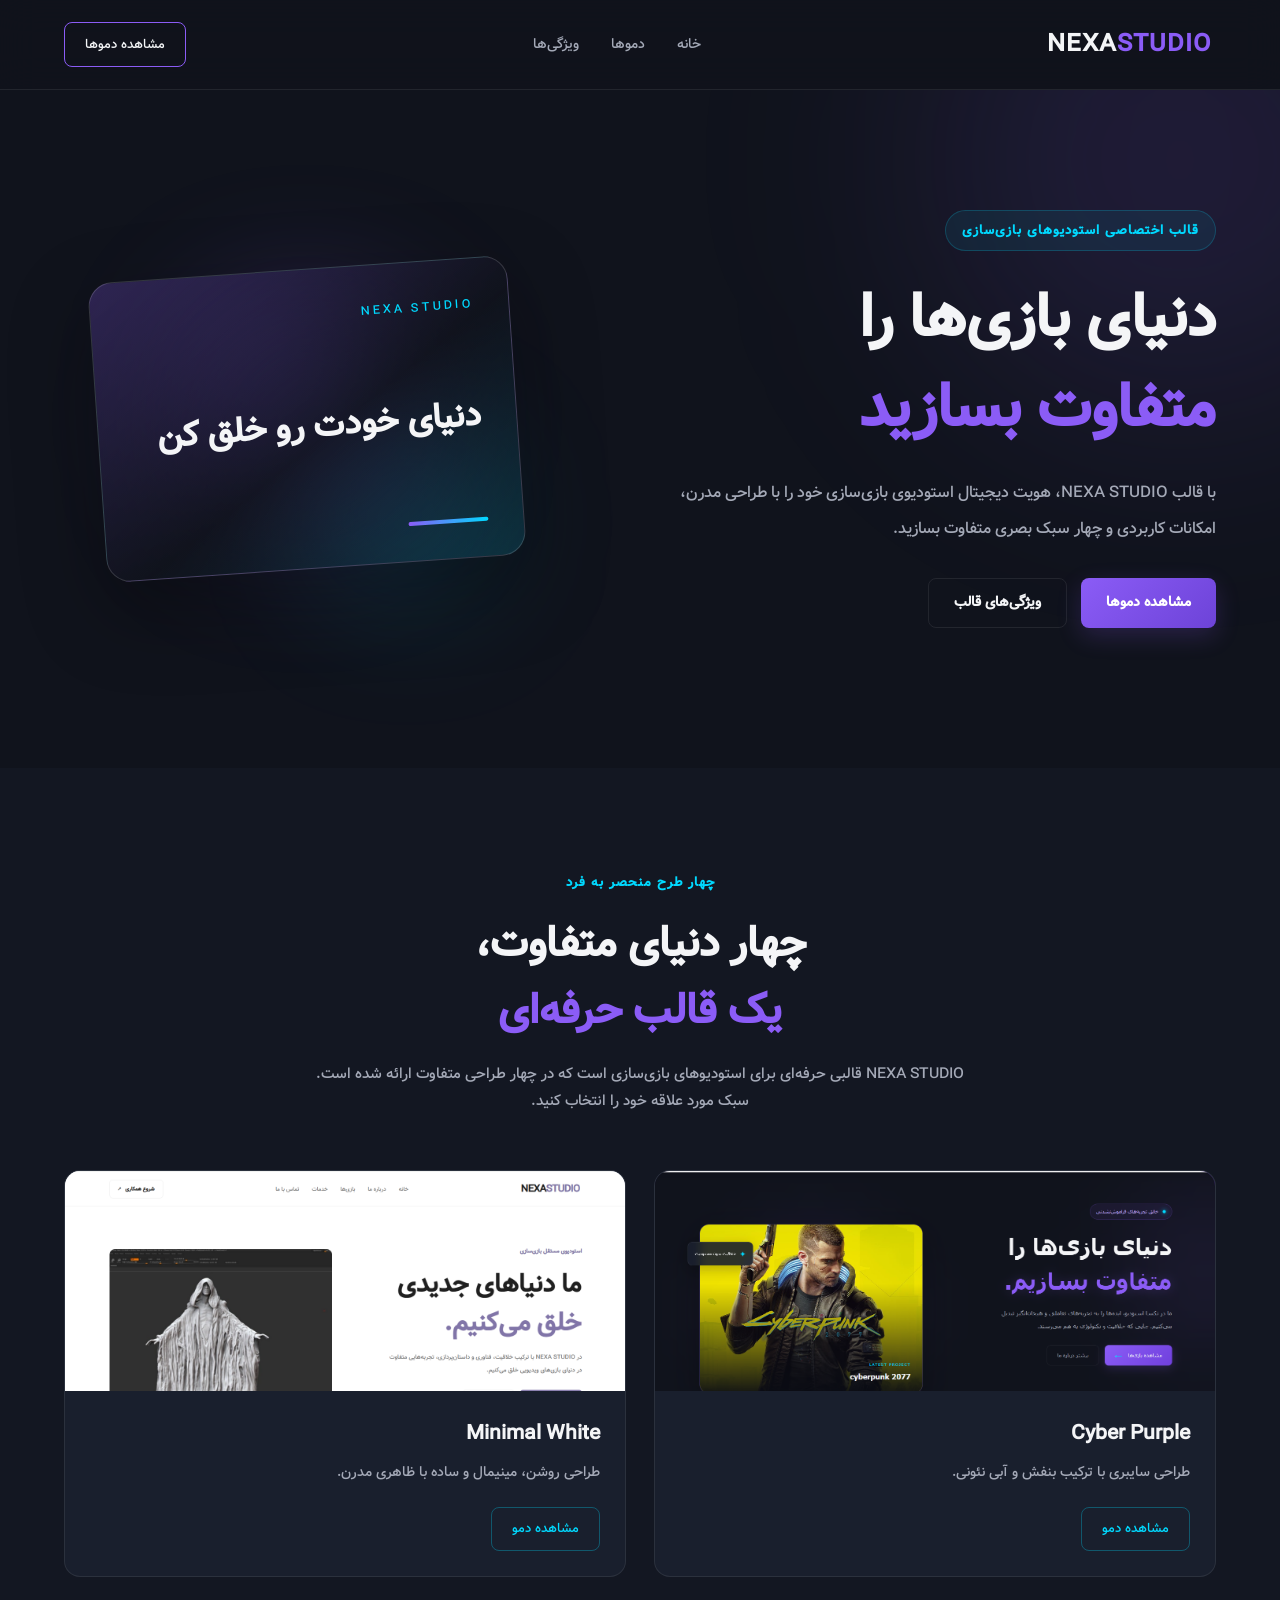
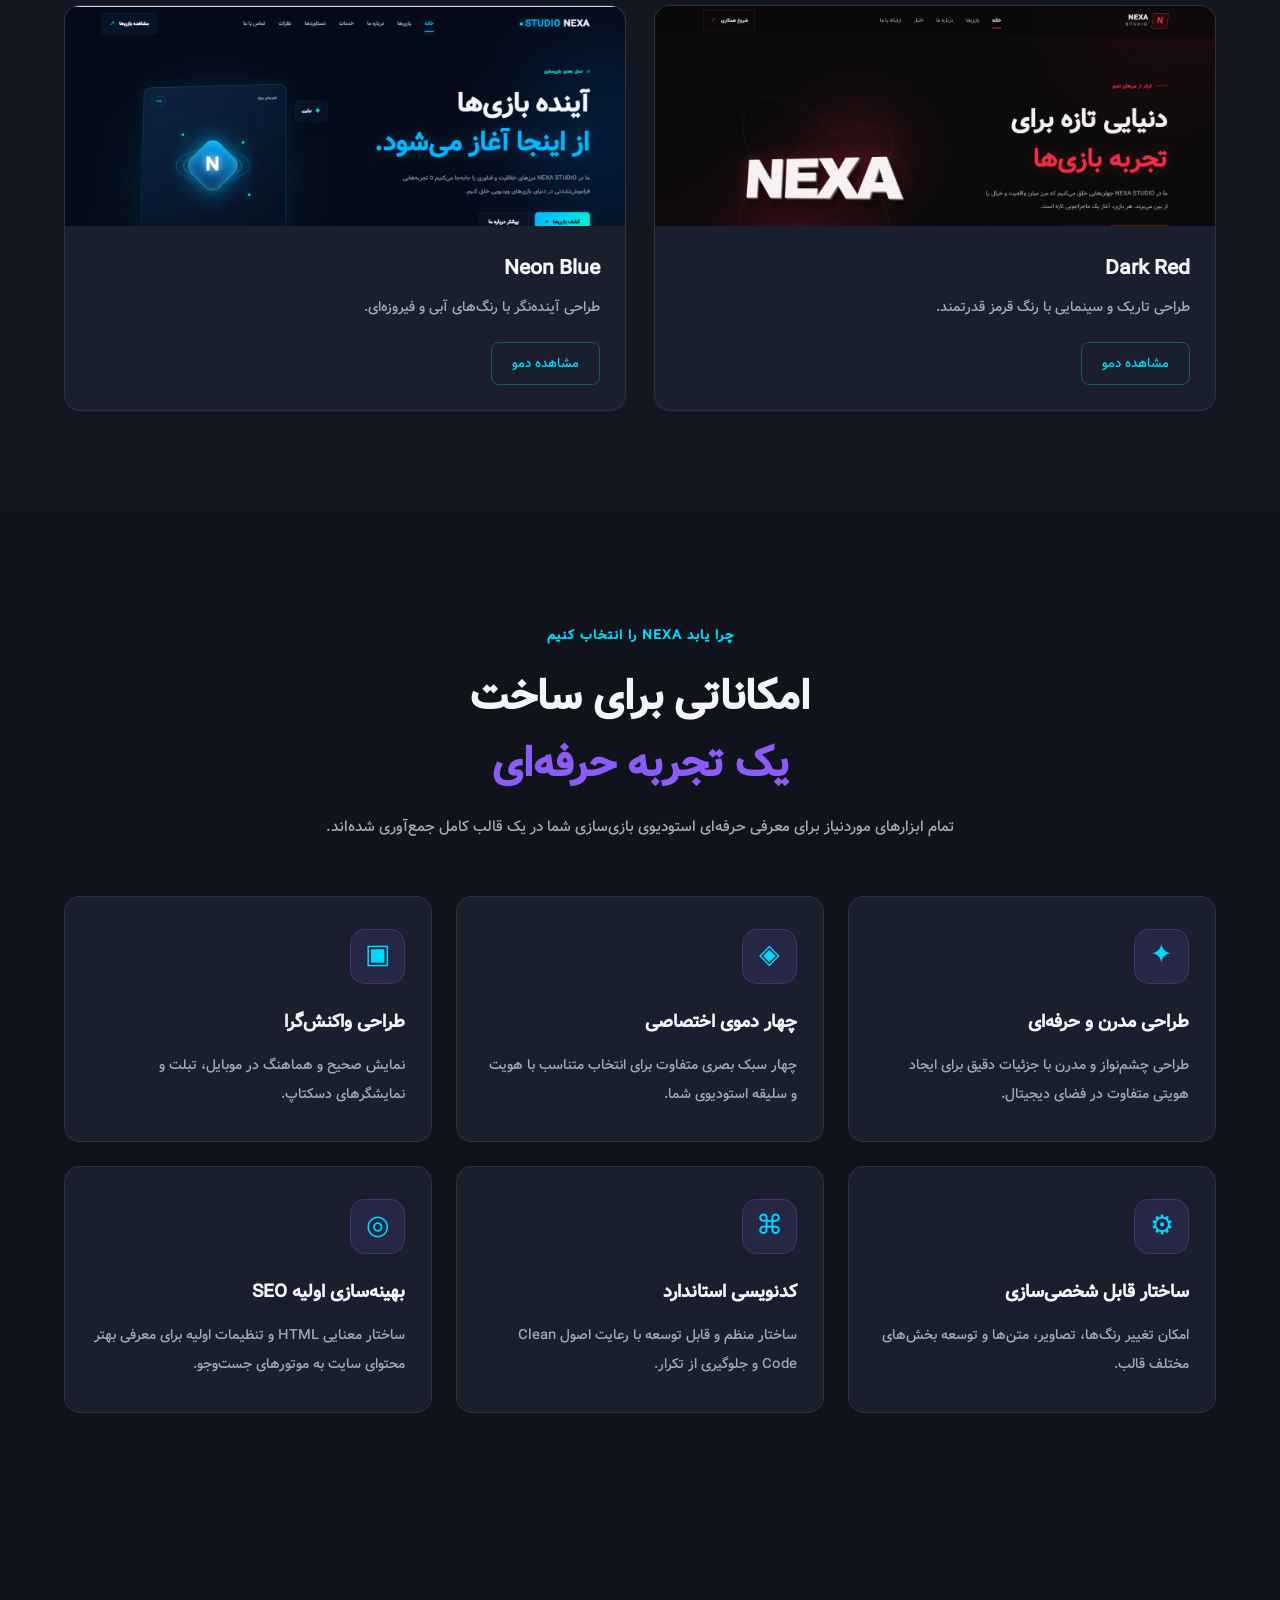
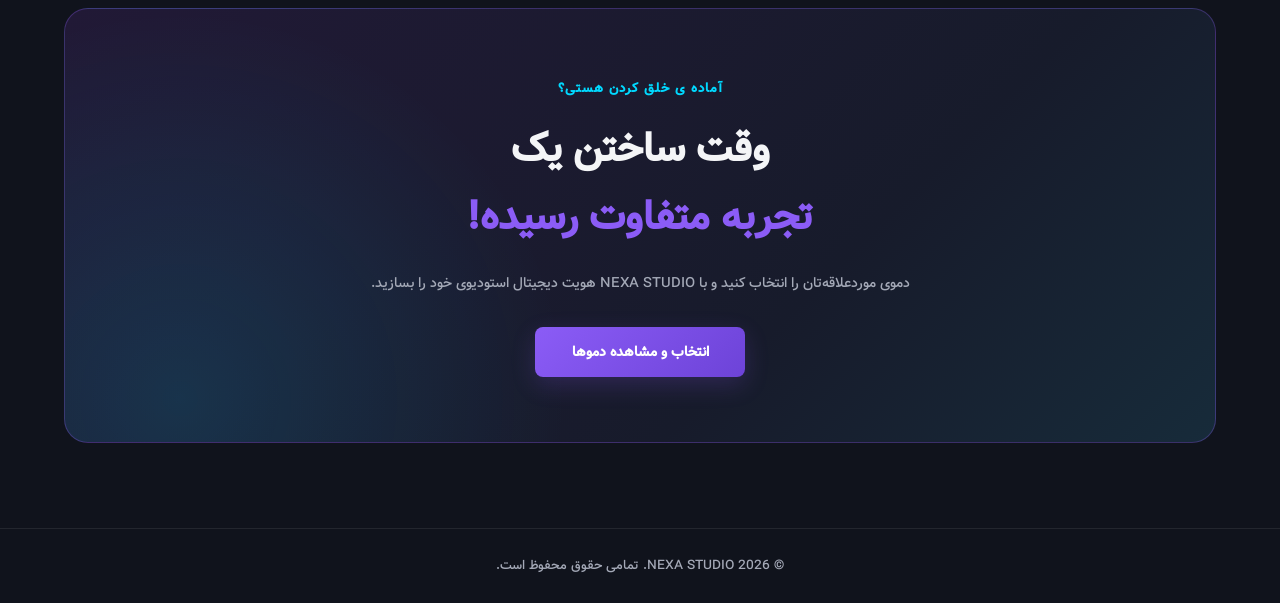
<file: index.html>
<!DOCTYPE html>
<html lang="fa" dir="rtl">

<head>

    <!-- شروع تنظیمات اصلی صفحه -->

    <meta charset="UTF-8">
    <meta name="viewport" content="width=device-width, initial-scale=1.0">

    <meta
        name="description"
        content="NEXA STUDIO؛ قالب حرفه‌ای و مدرن برای استودیوهای بازی‌سازی با چهار دموی متفاوت و قابلیت شخصی‌سازی."
    >

    <meta name="theme-color" content="#10131C">

    <title>NEXA STUDIO | قالب حرفه‌ای استودیو بازی‌سازی</title>

    <!-- پایان تنظیمات اصلی صفحه -->


    <!-- شروع اتصال فایل‌های CSS و JavaScript -->

    <link rel="stylesheet" href="assets/css/preview.css">

    <script src="assets/js/preview.js" defer></script>

    <!-- پایان اتصال فایل‌های CSS و JavaScript -->

</head>

<body>

    <!-- شروع هدر سایت -->

    <header class="site-header">

        <div class="container header-container">

            <a href="#home" class="logo" aria-label="صفحه اصلی نکسا">
                NEXA<span>STUDIO</span>
            </a>

            <nav class="main-navigation" aria-label="منوی اصلی">

                <a href="#home">خانه</a>
                <a href="#demos">دموها</a>
                <a href="#features">ویژگی‌ها</a>

            </nav>

            <a href="#demos" class="header-button">
                مشاهده دموها
            </a>

        </div>

    </header>

    <!-- پایان هدر سایت -->


    <!-- شروع محتوای اصلی سایت -->

    <main>

        <!-- شروع بخش معرفی اصلی -->

        <section class="hero-section" id="home">

            <div class="container hero-container">

                <div class="hero-content">

                    <span class="hero-label">
                        قالب اختصاصی استودیوهای بازی‌سازی
                    </span>

                    <h1>
                        دنیای بازی‌ها را
                        <span>متفاوت بسازید</span>
                    </h1>

                    <p>
                        با قالب NEXA STUDIO، هویت دیجیتال استودیوی
                        بازی‌سازی خود را با طراحی مدرن، امکانات کاربردی
                        و چهار سبک بصری متفاوت بسازید.
                    </p>

                    <div class="hero-actions">

                        <a href="#demos" class="button button-primary">
                            مشاهده دموها
                        </a>

                        <a href="#features" class="button button-secondary">
                            ویژگی‌های قالب
                        </a>

                    </div>

                </div>


                <!-- شروع تصویر گرافیکی Hero -->

                <div class="hero-visual" aria-hidden="true">

                    <div class="hero-visual-card">

                        <span class="visual-tag">
                            NEXA STUDIO
                        </span>

                        <span class="visual-title">
                            دنیای خودت رو خلق کن
                        </span>

                        <span class="visual-decoration"></span>

                    </div>

                </div>

                <!-- پایان تصویر گرافیکی Hero -->

            </div>

        </section>

        <!-- پایان بخش معرفی اصلی -->


        <!-- شروع بخش معرفی دموها -->

        <section class="demos-section" id="demos">

            <div class="container">

                <!-- شروع عنوان بخش دموها -->

                <div class="section-heading">

                    <span class="section-label">
                        چهار طرح منحصر‌ به‌ فرد
                    </span>

                    <h2>
                        چهار دنیای متفاوت،
                        <span>یک قالب حرفه‌ای</span>
                    </h2>

                    <p>
                        NEXA STUDIO قالبی حرفه‌ای برای استودیوهای
                        بازی‌سازی است که در چهار طراحی متفاوت ارائه شده است.
                        سبک مورد علاقه خود را انتخاب کنید.
                    </p>

                </div>

                <!-- پایان عنوان بخش دموها -->


                <!-- شروع شبکه کارت‌های دمو -->

                <div class="demos-grid">

<!-- شروع دموی Cyber Purple -->

<article class="demo-card">

    <div class="demo-preview demo-preview-purple">
        <img
            src="assets/img/demos/cyber-purple.png"
            alt="پیش‌نمایش دموی Cyber Purple"
            loading="lazy"
        >
    </div>

    <div class="demo-content">

        <h3>Cyber Purple</h3>

        <p>
            طراحی سایبری با ترکیب بنفش و آبی نئونی.
        </p>

        <a href="demos/cyber-purple/index.html">
            مشاهده دمو
        </a>

    </div>

</article>

<!-- پایان دموی Cyber Purple -->

<!-- شروع دموی Minimal White -->

<article class="demo-card">

    <div class="demo-preview demo-preview-white">
        <img
            src="assets/img/demos/minimal-white.png"
            alt="Minimal White"
            loading="lazy"
        >
    </div>

    <div class="demo-content">

        <h3>Minimal White</h3>

        <p>
            طراحی روشن، مینیمال و ساده با ظاهری مدرن.
        </p>

        <a href="demos/minimal-white/index.html">
            مشاهده دمو
        </a>

    </div>

</article>

<!-- پایان دموی Minimal White -->
<!-- شروع دموی Dark Red -->

<article class="demo-card">

    <div class="demo-preview demo-preview-red">
        <img
            src="assets/img/demos/dark-red.png"
            alt="پیش‌نمایش دموی Dark Red"
            loading="lazy"
        >
    </div>

    <div class="demo-content">

        <h3>Dark Red</h3>

        <p>
            طراحی تاریک و سینمایی با رنگ قرمز قدرتمند.
        </p>

        <a href="demos/dark-red/index.html">
            مشاهده دمو
        </a>

    </div>

</article>

<!-- پایان دموی Dark Red -->

    <!-- شروع دموی Neon Blue -->

<article class="demo-card">

    <div class="demo-preview demo-preview-blue">
        <img
            src="assets/img/demos/neon-blue.png"
            alt="پیش‌نمایش دموی Neon Blue"
            loading="lazy"
        >
    </div>

    <div class="demo-content">

        <h3>Neon Blue</h3>

        <p>
            طراحی آینده‌نگر با رنگ‌های آبی و فیروزه‌ای.
        </p>

        <a href="demos/neon-blue/index.html">
            مشاهده دمو
        </a>

    </div>

</article>

<!-- پایان دموی Neon Blue -->

                </div>

                <!-- پایان شبکه کارت‌های دمو -->

            </div>

        </section>

        <!-- پایان بخش معرفی دموها -->


        <!-- شروع بخش ویژگی‌های قالب -->

        <section class="features-section" id="features">

            <div class="container">

                <!-- شروع عنوان بخش ویژگی‌ها -->

                <div class="section-heading">

                    <span class="section-label">
                        چرا یابد NEXA را انتخاب کنیم
                    </span>

                    <h2>
                        امکاناتی برای ساخت
                        <span>یک تجربه حرفه‌ای</span>
                    </h2>

                    <p>
                        تمام ابزارهای موردنیاز برای معرفی حرفه‌ای استودیوی
                        بازی‌سازی شما در یک قالب کامل جمع‌آوری شده‌اند.
                    </p>

                </div>

                <!-- پایان عنوان بخش ویژگی‌ها -->


                <!-- شروع کارت‌های ویژگی -->

                <div class="features-grid">


                    <!-- شروع ویژگی طراحی مدرن -->

                    <article class="feature-card">

                        <div class="feature-icon" aria-hidden="true">
                            <span>✦</span>
                        </div>

                        <h3>طراحی مدرن و حرفه‌ای</h3>

                        <p>
                            طراحی چشم‌نواز و مدرن با جزئیات دقیق
                            برای ایجاد هویتی متفاوت در فضای دیجیتال.
                        </p>

                    </article>

                    <!-- پایان ویژگی طراحی مدرن -->


                    <!-- شروع ویژگی چهار دمو -->

                    <article class="feature-card">

                        <div class="feature-icon" aria-hidden="true">
                            <span>◈</span>
                        </div>

                        <h3>چهار دموی اختصاصی</h3>

                        <p>
                            چهار سبک بصری متفاوت برای انتخاب
                            متناسب با هویت و سلیقه استودیوی شما.
                        </p>

                    </article>

                    <!-- پایان ویژگی چهار دمو -->


                    <!-- شروع ویژگی واکنش‌گرایی -->

                    <article class="feature-card">

                        <div class="feature-icon" aria-hidden="true">
                            <span>▣</span>
                        </div>

                        <h3>طراحی واکنش‌گرا</h3>

                        <p>
                            نمایش صحیح و هماهنگ در موبایل،
                            تبلت و نمایشگرهای دسکتاپ.
                        </p>

                    </article>

                    <!-- پایان ویژگی واکنش‌گرایی -->


                    <!-- شروع ویژگی شخصی‌سازی -->

                    <article class="feature-card">

                        <div class="feature-icon" aria-hidden="true">
                            <span>⚙</span>
                        </div>

                        <h3>ساختار قابل شخصی‌سازی</h3>

                        <p>
                            امکان تغییر رنگ‌ها، تصاویر، متن‌ها
                            و توسعه بخش‌های مختلف قالب.
                        </p>

                    </article>

                    <!-- پایان ویژگی شخصی‌سازی -->


                    <!-- شروع ویژگی کدنویسی استاندارد -->

                    <article class="feature-card">

                        <div class="feature-icon" aria-hidden="true">
                            <span>⌘</span>
                        </div>

                        <h3>کدنویسی استاندارد</h3>

                        <p>
                            ساختار منظم و قابل توسعه با رعایت
                            اصول Clean Code و جلوگیری از تکرار.
                        </p>

                    </article>

                    <!-- پایان ویژگی کدنویسی استاندارد -->


                    <!-- شروع ویژگی سئو -->

                    <article class="feature-card">

                        <div class="feature-icon" aria-hidden="true">
                            <span>◎</span>
                        </div>

                        <h3>بهینه‌سازی اولیه SEO</h3>

                        <p>
                            ساختار معنایی HTML و تنظیمات اولیه
                            برای معرفی بهتر محتوای سایت به موتورهای جست‌وجو.
                        </p>

                    </article>

                    <!-- پایان ویژگی سئو -->


                </div>

                <!-- پایان کارت‌های ویژگی -->

            </div>

        </section>

        <!-- پایان بخش ویژگی‌های قالب -->


        <!-- شروع بخش دعوت به خرید -->

        <section class="cta-section" id="purchase">

            <div class="container">

                <div class="cta-content">

                    <span class="section-label">
                        آماده ی خلق کردن هستی؟
                    </span>

                    <h2>
                        وقت ساختن یک
                        <span>تجربه متفاوت رسیده!</span>
                    </h2>

                    <p>
                        دموی موردعلاقه‌تان را انتخاب کنید و با NEXA STUDIO
                        هویت دیجیتال استودیوی خود را بسازید.
                    </p>

                    <a href="#demos" class="button button-primary">
                        انتخاب و مشاهده دموها
                    </a>

                </div>

            </div>

        </section>

        <!-- پایان بخش دعوت به خرید -->

    </main>

    <!-- پایان محتوای اصلی سایت -->


    <!-- شروع فوتر سایت -->

    <footer class="site-footer">

        <div class="container">

            <p>
                © <span id="current-year">2026</span>
                NEXA STUDIO. تمامی حقوق محفوظ است.
            </p>

        </div>

    </footer>

    <!-- پایان فوتر سایت -->


</body>
</html>
</file>
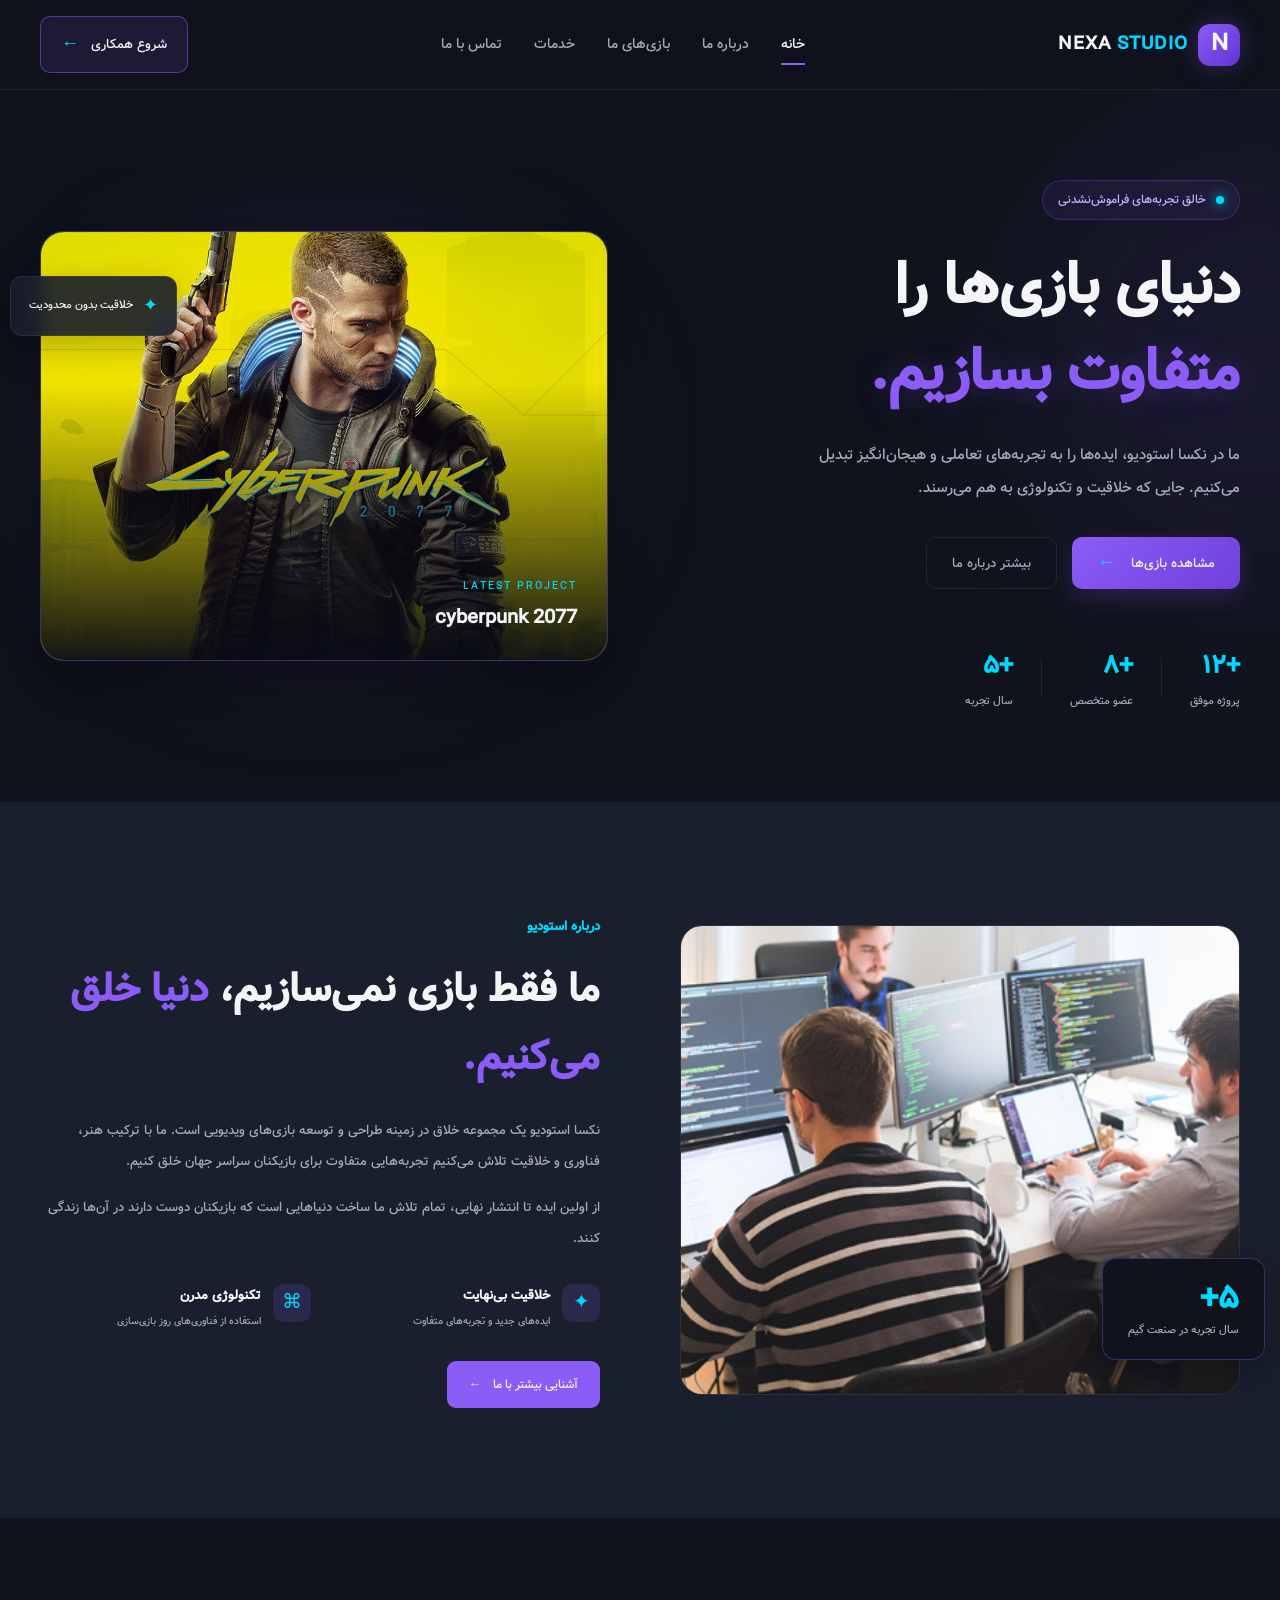
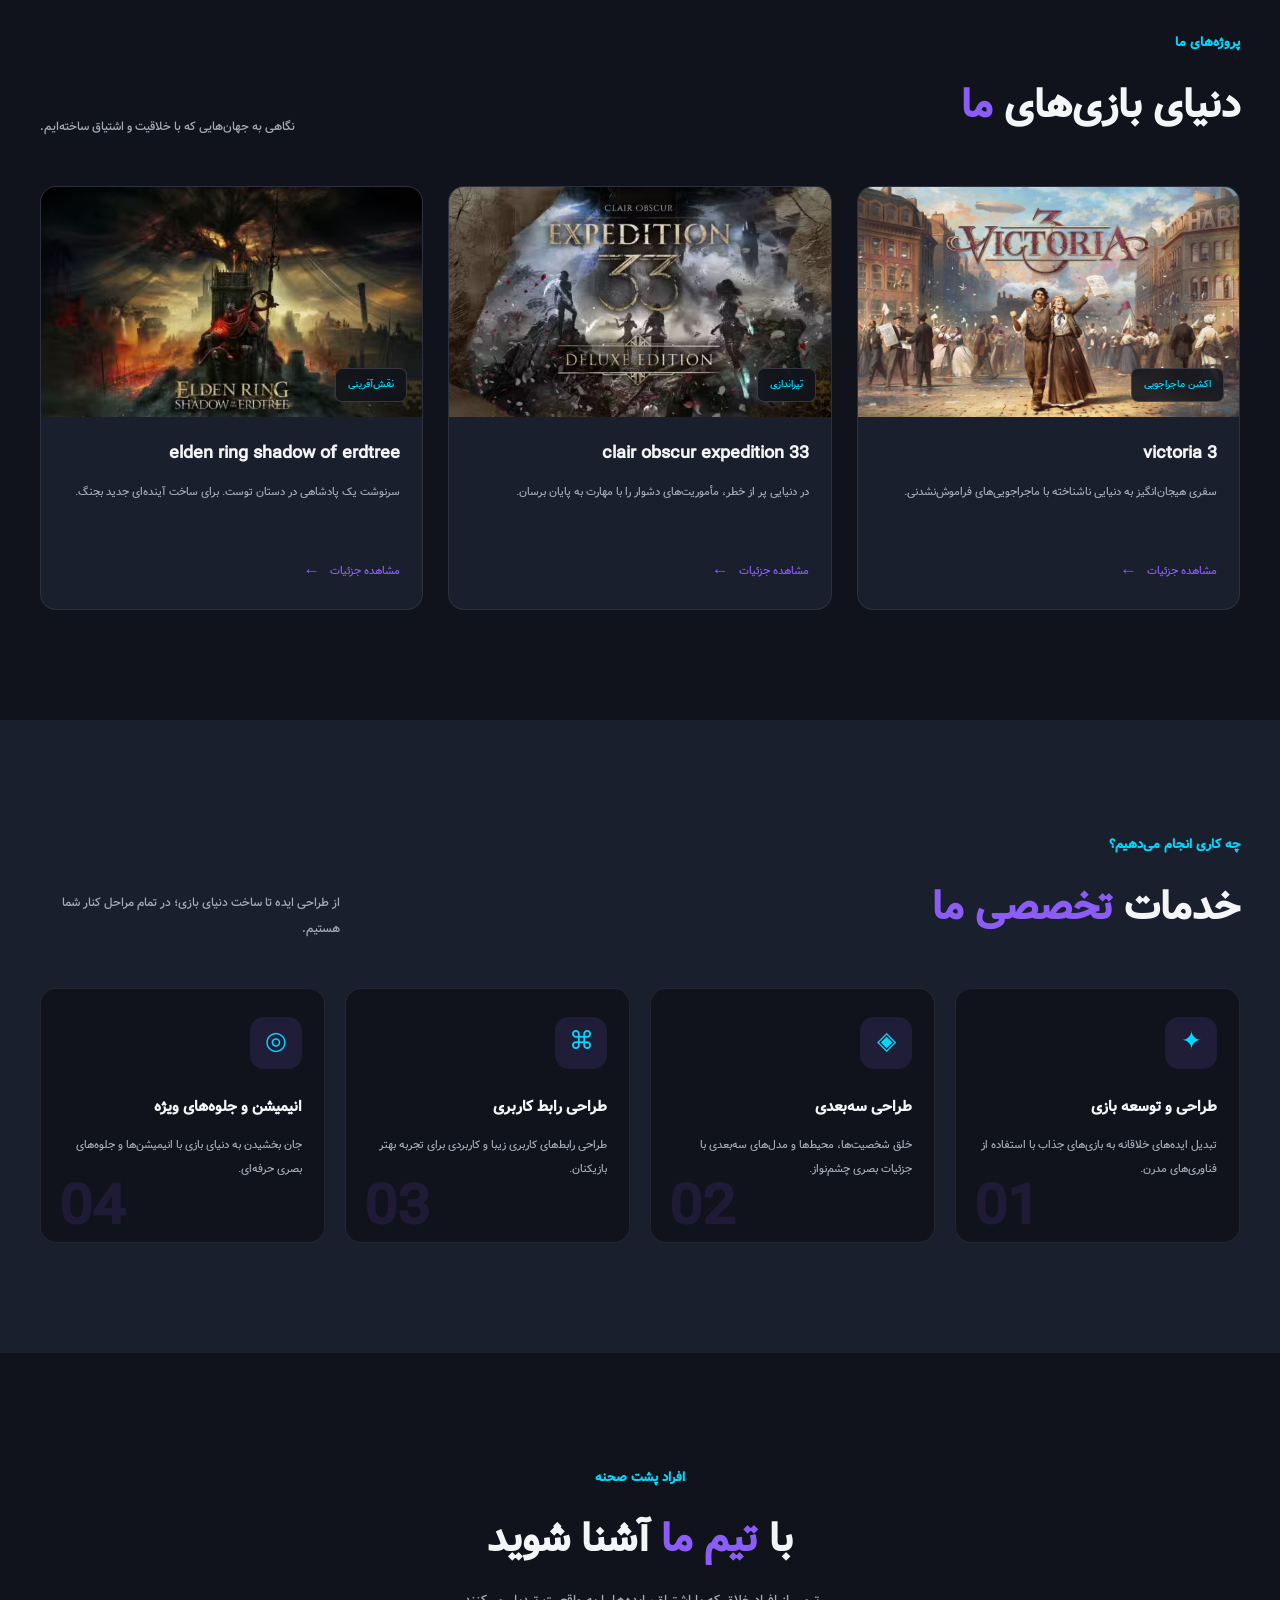
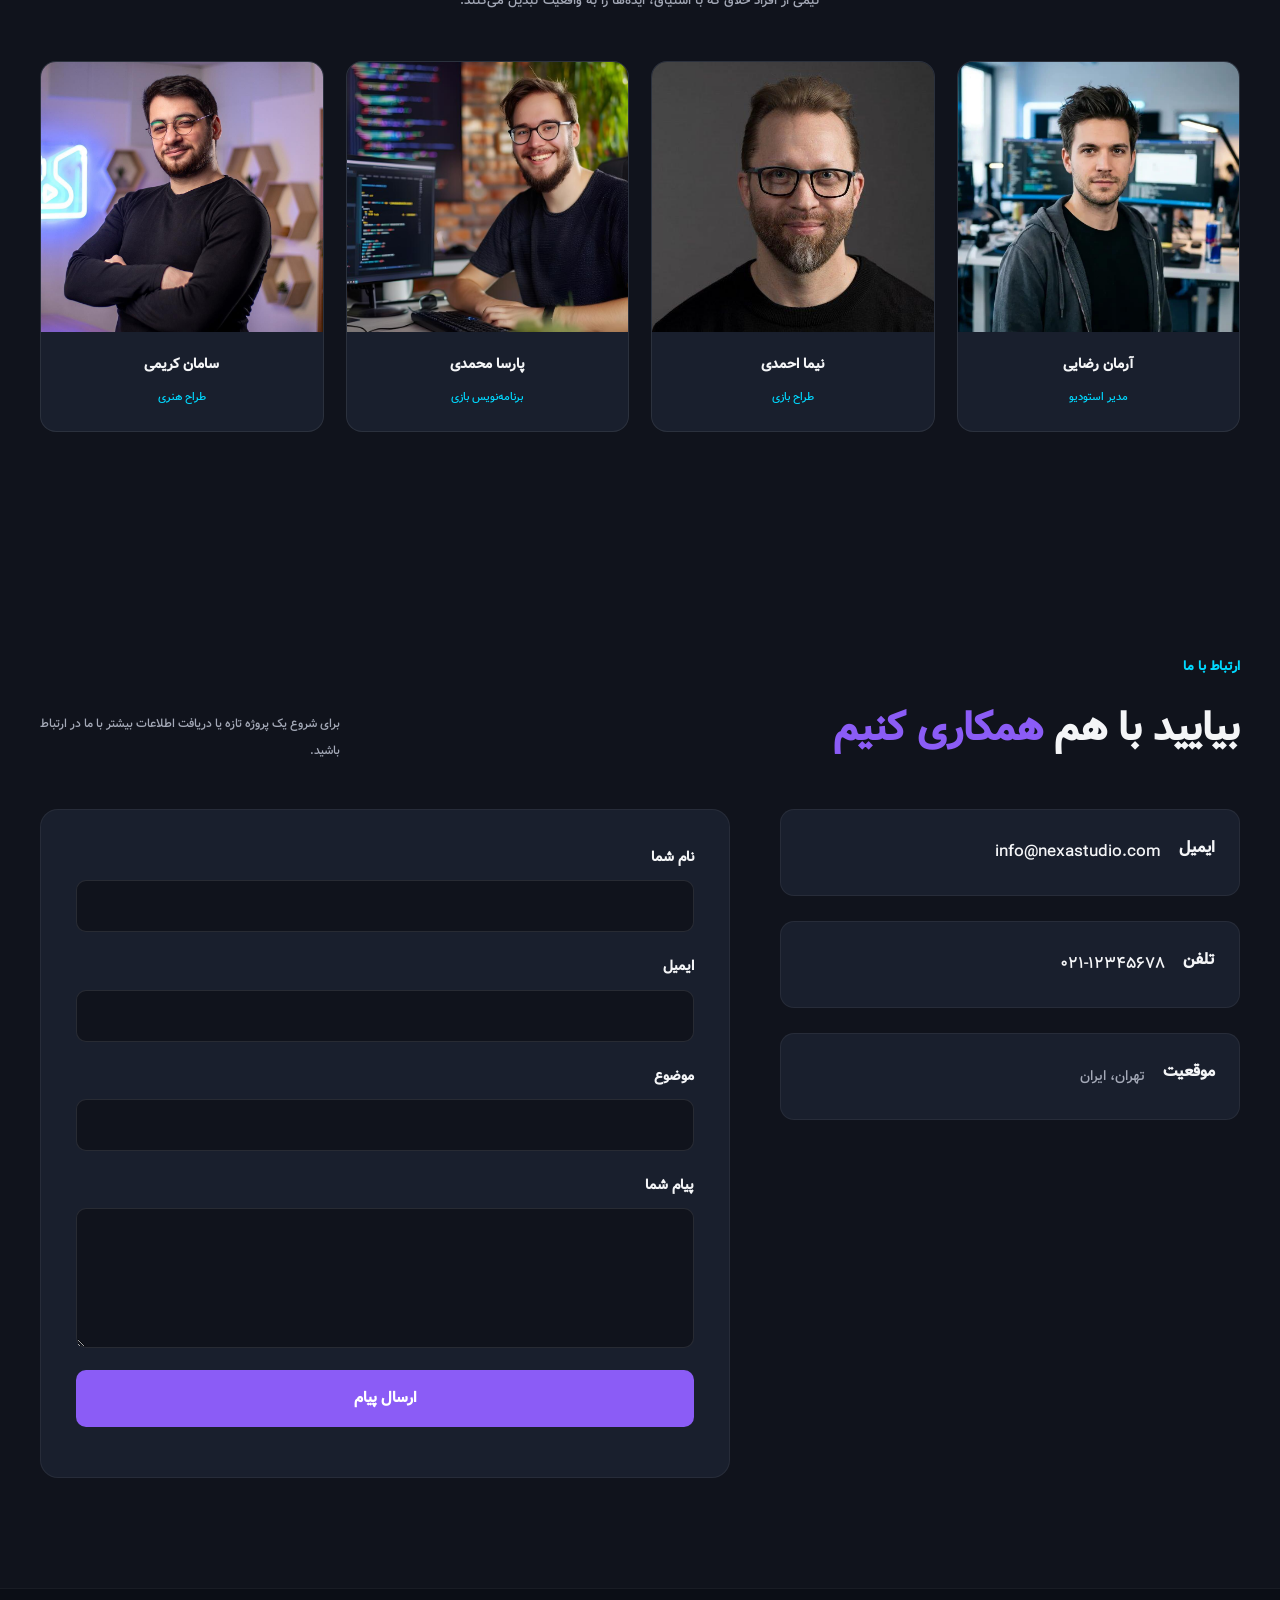
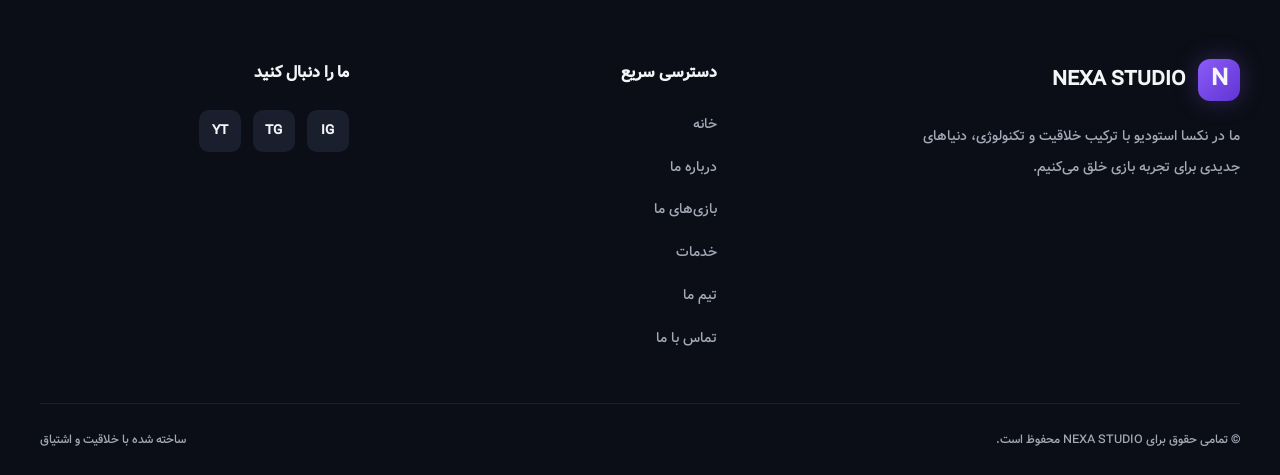
<file: demos/cyber-purple/index.html>
<!DOCTYPE html>
<html lang="fa" dir="rtl">
<head>
    <!-- شروع تنظیمات اصلی صفحه -->
    <meta charset="UTF-8">
    <meta name="viewport" content="width=device-width, initial-scale=1.0">
    <meta name="description" content="نکسا استودیو، تیمی خلاق در زمینه طراحی و توسعه بازی‌های ویدیویی.">
    <meta name="application-name" content="NEXA STUDIO">
    <meta name="author" content="NEXA STUDIO">
    <meta name="theme-color" content="#10131C">
    <meta name="robots" content="index, follow">

    <title>NEXA STUDIO | خالق دنیاهای متفاوت بازی</title>
    <!-- پایان تنظیمات اصلی صفحه -->

    <!-- شروع اطلاعات اشتراک‌گذاری صفحه -->
    <meta property="og:site_name" content="NEXA STUDIO">
    <meta property="og:title" content="NEXA STUDIO | خالق دنیاهای متفاوت بازی">
    <meta property="og:description" content="نکسا استودیو، خالق دنیاهای متفاوت در صنعت بازی‌سازی.">
    <meta property="og:type" content="website">
    <!-- پایان اطلاعات اشتراک‌گذاری صفحه -->
    <!-- شروع اتصال استایل دموی سایبر -->
    <link rel="stylesheet" href="../../assets/css/style.css">
    <!-- پایان اتصال استایل دموی سایبر -->
     <!-- شروع اتصال جاوااسکریپت دموی سایبر -->
    <script src="../../assets/js/script.js" defer></script>
    <!-- پایان اتصال جاوااسکریپت دموی سایبر -->
<body>

    <!-- توجه: نکسا استودیو و تمام شخصیت‌های معرفی‌شده در این قالب، فرضی هستند. -->
    <!-- شروع هدر سایت -->
    <header class="site-header">
        <div class="container header-container">

            <!-- شروع لوگو -->
            <a href="#home" class="site-logo" aria-label="نکسا استودیو، صفحه اصلی">
                <span class="logo-icon">N</span>
                <span class="logo-text">NEXA<span> STUDIO</span></span>
            </a>
            <!-- پایان لوگو -->

            <!-- شروع منوی اصلی -->
            <nav class="main-navigation" id="main-navigation" aria-label="منوی اصلی">

                <ul class="navigation-list">
                    <li><a href="#home" class="navigation-link active">خانه</a></li>
                    <li><a href="#about" class="navigation-link">درباره ما</a></li>
                    <li><a href="#games" class="navigation-link">بازی‌های ما</a></li>
                    <li><a href="#services" class="navigation-link">خدمات</a></li>
                    <li><a href="#contact" class="navigation-link">تماس با ما</a></li>
                </ul>

            </nav>
            <!-- پایان منوی اصلی -->

            <!-- شروع دکمه تماس -->
            <a href="#contact" class="header-button">
                شروع همکاری
                <span aria-hidden="true">←</span>
            </a>
            <!-- پایان دکمه تماس -->

            <!-- شروع دکمه منوی موبایل -->
            <button
                class="menu-toggle"
                type="button"
                aria-label="باز کردن منو"
                aria-expanded="false"
                aria-controls="main-navigation"
            >
                <span></span>
                <span></span>
                <span></span>
            </button>
            <!-- پایان دکمه منوی موبایل -->

        </div>
    </header>
    <!-- پایان هدر سایت -->


    <!-- شروع بخش اصلی سایت -->
    <main>

        <section class="hero-section" id="home">

            <div class="container hero-container">

                <!-- شروع محتوای متنی هیرو -->
                <div class="hero-content">

                    <span class="hero-badge">
                        <span class="badge-dot"></span>
                        خالق تجربه‌های فراموش‌نشدنی
                    </span>

                    <h1 class="hero-title">
                        دنیای بازی‌ها را
                        <span>متفاوت بسازیم.</span>
                    </h1>

                    <p class="hero-description">
                        ما در نکسا استودیو، ایده‌ها را به تجربه‌های
                        تعاملی و هیجان‌انگیز تبدیل می‌کنیم.
                        جایی که خلاقیت و تکنولوژی به هم می‌رسند.
                    </p>

                    <!-- شروع دکمه‌های هیرو -->
                    <div class="hero-actions">

                        <a href="#games" class="primary-button">
                            مشاهده بازی‌ها
                            <span aria-hidden="true">←</span>
                        </a>

                        <a href="#about" class="secondary-button">
                            بیشتر درباره ما
                        </a>

                    </div>
                    <!-- پایان دکمه‌های هیرو -->

                    <!-- شروع آمار استودیو -->
                    <div class="hero-stats">

                        <div class="stat-item">
                            <strong>۱۲+</strong>
                            <span>پروژه موفق</span>
                        </div>

                        <div class="stat-divider"></div>

                        <div class="stat-item">
                            <strong>۸+</strong>
                            <span>عضو متخصص</span>
                        </div>

                        <div class="stat-divider"></div>

                        <div class="stat-item">
                            <strong>۵+</strong>
                            <span>سال تجربه</span>
                        </div>

                    </div>
                    <!-- پایان آمار استودیو -->

                </div>
                <!-- پایان محتوای متنی هیرو -->


                <!-- شروع تصویر هیرو -->
                <div class="hero-visual">

                    <div class="hero-image-wrapper">

                        <img
                            src="../../assets/img/cyberpunk-2077-pc.jpg"
                            alt="تصویر هنری یکی از بازی‌های استودیوی نکسا"
                            class="hero-image"
                        >

                        <div class="image-overlay"></div>

                        <div class="image-caption">
                            <span class="caption-label">LATEST PROJECT</span>
                            <strong>cyberpunk 2077</strong>
                        </div>

                    </div>

                    <div class="hero-glow"></div>

                    <div class="floating-element floating-element-top">
                        <span>✦</span>
                        خلاقیت بدون محدودیت
                    </div>

                </div>
                <!-- پایان تصویر هیرو -->

            </div>

         
        
        <!-- شروع بخش درباره ما -->
       

</section>

        <section class="about-section" id="about" data-reveal>

            <div class="container about-container">

                <!-- شروع تصویر درباره ما -->
                <div class="about-visual">

                    <img
                        src="../../assets/img/software-developer-module.jpg"
                        alt="محیط کاری استودیوی بازی‌سازی نکسا"
                        class="about-image"
                        loading="lazy"
                    >

                    <div class="about-experience">
                        <strong>۵+</strong>
                        <span>سال تجربه در صنعت گیم</span>
                    </div>

                </div>
                <!-- پایان تصویر درباره ما -->


                <!-- شروع محتوای درباره ما -->
                <div class="about-content">

                    <span class="section-label">درباره استودیو</span>

                    <h2 class="section-title">
                        ما فقط بازی نمی‌سازیم،
                        <span>دنیا خلق می‌کنیم.</span>
                    </h2>

                    <p class="about-description">
                        نکسا استودیو یک مجموعه خلاق در زمینه طراحی و توسعه
                        بازی‌های ویدیویی است. ما با ترکیب هنر، فناوری و
                        خلاقیت تلاش می‌کنیم تجربه‌هایی متفاوت برای بازیکنان
                        سراسر جهان خلق کنیم.
                    </p>

                    <p class="about-description">
                        از اولین ایده تا انتشار نهایی، تمام تلاش ما ساخت
                        دنیاهایی است که بازیکنان دوست دارند در آن‌ها زندگی کنند.
                    </p>

                    <!-- شروع ویژگی‌های استودیو -->
                    <div class="about-features">

                        <div class="feature-item">
                            <span class="feature-icon">✦</span>
                            <div>
                                <h3>خلاقیت بی‌نهایت</h3>
                                <p>ایده‌های جدید و تجربه‌های متفاوت</p>
                            </div>
                        </div>

                        <div class="feature-item">
                            <span class="feature-icon">⌘</span>
                            <div>
                                <h3>تکنولوژی مدرن</h3>
                                <p>استفاده از فناوری‌های روز بازی‌سازی</p>
                            </div>
                        </div>

                    </div>
                    <!-- پایان ویژگی‌های استودیو -->

                    <a href="#contact" class="about-button">
                        آشنایی بیشتر با ما
                        <span aria-hidden="true">←</span>
                    </a>

                </div>
                <!-- پایان محتوای درباره ما -->

            </div>

        </section>
        <!-- پایان بخش درباره ما -->


        <!-- شروع بخش بازی‌های استودیو -->
       <section class="games-section" id="games" data-reveal>

            <div class="container">

                <!-- شروع عنوان بخش بازی‌ها -->
                <div class="section-heading">

                    <div>
                        <span class="section-label">پروژه‌های ما</span>

                        <h2 class="section-title">
                            دنیای بازی‌های <span>ما</span>
                        </h2>
                    </div>

                    <p class="games-heading-description">
                        نگاهی به جهان‌هایی که با خلاقیت و اشتیاق ساخته‌ایم.
                    </p>

                </div>
                <!-- پایان عنوان بخش بازی‌ها -->


                <!-- شروع کارت‌های بازی -->


                <div class="games-grid">

                    <!-- شروع کارت بازی اول -->
                    <article class="game-card">

                        <div class="game-image-wrapper">

                            <img
                                src="../../assets/img/Victoria_3.jpg"
                                alt="تصویر بازی Beyond The Horizon"
                                class="game-image"
                                loading="lazy"
                            >

                            <span class="game-category">اکشن ماجراجویی</span>

                        </div>

                        <div class="game-card-content">

                            <h3>victoria 3</h3>

                            <p>
                                سفری هیجان‌انگیز به دنیایی ناشناخته
                                با ماجراجویی‌های فراموش‌نشدنی.
                            </p>

                            <a href="#contact" class="game-link">
                                مشاهده جزئیات
                                <span aria-hidden="true">←</span>
                            </a>

                        </div>

                    </article>
                    <!-- پایان کارت بازی اول -->


                    <!-- شروع کارت بازی دوم -->
                    <article class="game-card">

                        <div class="game-image-wrapper">

                            <img
                                src="../../assets/img/Clair-Obscur-Expedition-33-deluxe-edition-600x338.jpg.avif"
                                alt="تصویر بازی Shadow Protocol"
                                class="game-image"
                                loading="lazy"
                            >

                            <span class="game-category">تیراندازی</span>

                        </div>

                        <div class="game-card-content">

                            <h3>clair obscur expedition 33</h3>

                            <p>
                                در دنیایی پر از خطر، مأموریت‌های
                                دشوار را با مهارت به پایان برسان.
                            </p>

                            <a href="#contact" class="game-link">
                                مشاهده جزئیات
                                <span aria-hidden="true">←</span>
                            </a>

                        </div>

                    </article>
                    <!-- پایان کارت بازی دوم -->


                    <!-- شروع کارت بازی سوم -->
                    <article class="game-card">

                        <div class="game-image-wrapper">

                            <img
                                src="../../assets/img/ELDEN-RING-Shadow-of-the-Erdtree-600x338.jpg.avif"
                                alt="تصویر بازی Last Kingdom"
                                class="game-image"
                                loading="lazy"
                            >

                            <span class="game-category">نقش‌آفرینی</span>

                        </div>

                        <div class="game-card-content">

                            <h3>elden ring shadow of erdtree</h3>

                            <p>
                                سرنوشت یک پادشاهی در دستان توست.
                                برای ساخت آینده‌ای جدید بجنگ.
                            </p>

                            <a href="#contact" class="game-link">
                                مشاهده جزئیات
                                <span aria-hidden="true">←</span>
                            </a>

                        </div>

                    </article>
                    <!-- پایان کارت بازی سوم -->

                </div>
                <!-- پایان کارت‌های بازی -->

            </div>

        </section>
        <!-- پایان بخش بازی‌های استودیو -->
 
          
        <!-- شروع بخش خدمات استودیو -->
        <section class="services-section" id="services">

            <div class="container">

                <!-- شروع عنوان خدمات -->
                <div class="section-heading services-heading">

                    <div>
                        <span class="section-label">چه کاری انجام می‌دهیم؟</span>

                        <h2 class="section-title">
                            خدمات <span>تخصصی ما</span>
                        </h2>
                    </div>

                    <p class="games-heading-description">
                        از طراحی ایده تا ساخت دنیای بازی؛
                        در تمام مراحل کنار شما هستیم.
                    </p>

                </div>
                <!-- پایان عنوان خدمات -->


                <!-- شروع کارت‌های خدمات -->
                <div class="services-grid">

                    <!-- شروع خدمت اول -->
                    <article class="service-card">

                        <div class="service-icon" aria-hidden="true">✦</div>

                        <h3>طراحی و توسعه بازی</h3>

                        <p>
                            تبدیل ایده‌های خلاقانه به بازی‌های
                            جذاب با استفاده از فناوری‌های مدرن.
                        </p>

                        <span class="service-number">01</span>

                    </article>
                    <!-- پایان خدمت اول -->


                    <!-- شروع خدمت دوم -->
                    <article class="service-card">

                        <div class="service-icon" aria-hidden="true">◈</div>

                        <h3>طراحی سه‌بعدی</h3>

                        <p>
                            خلق شخصیت‌ها، محیط‌ها و مدل‌های سه‌بعدی
                            با جزئیات بصری چشم‌نواز.
                        </p>

                        <span class="service-number">02</span>

                    </article>
                    <!-- پایان خدمت دوم -->


                    <!-- شروع خدمت سوم -->
                    <article class="service-card">

                        <div class="service-icon" aria-hidden="true">⌘</div>

                        <h3>طراحی رابط کاربری</h3>

                        <p>
                            طراحی رابط‌های کاربری زیبا و کاربردی
                            برای تجربه بهتر بازیکنان.
                        </p>

                        <span class="service-number">03</span>

                    </article>
                    <!-- پایان خدمت سوم -->


                    <!-- شروع خدمت چهارم -->
                    <article class="service-card">

                        <div class="service-icon" aria-hidden="true">◎</div>

                        <h3>انیمیشن و جلوه‌های ویژه</h3>

                        <p>
                            جان بخشیدن به دنیای بازی با انیمیشن‌ها
                            و جلوه‌های بصری حرفه‌ای.
                        </p>

                        <span class="service-number">04</span>

                    </article>
                    <!-- پایان خدمت چهارم -->

                </div>
                <!-- پایان کارت‌های خدمات -->

            </div>

        </section>
        <!-- پایان بخش خدمات استودیو -->


        <!-- شروع بخش اعضای تیم -->
        <section class="team-section" id="team">

            <div class="container">

                <!-- شروع عنوان تیم -->
                <div class="team-heading">

                    <span class="section-label">افراد پشت صحنه</span>

                    <h2 class="section-title">
                        با <span>تیم ما</span> آشنا شوید
                    </h2>

                    <p>
                        تیمی از افراد خلاق که با اشتیاق،
                        ایده‌ها را به واقعیت تبدیل می‌کنند.
                    </p>

                </div>
                <!-- پایان عنوان تیم -->


                <!-- شروع کارت‌های اعضای تیم -->
                <div class="team-grid">

                    <!-- شروع عضو اول -->
                    <article class="team-card">

                        <div class="team-image-wrapper">
                            <img
                                src="../../assets/img/iuLkfn1ndUN89YEnNWG6x3-TTUYlY_h7uLBSYarEycQlJumO6y-zjzDvBT3RvVdcqtyzQg4SsyFobZKsKKAu4F44e9Iwwrk6y4Gf41xkCxsDX-mlFuJ1KQJWMNT8J1j-MIdaNAi0rrv1utfC1yyewp_iy8JYxvIBKoMGBWaJKfMXHhMF4-kBfCRkYFsB89aa.jfif"
                                alt="تصویر مدیر استودیو"
                                class="team-image"
                                loading="lazy"
                            >
                        </div>

                        <div class="team-info">
                            <h3>آرمان رضایی</h3>
                            <span>مدیر استودیو</span>
                        </div>

                    </article>
                    <!-- پایان عضو اول -->


                    <!-- شروع عضو دوم -->
                    <article class="team-card">

                        <div class="team-image-wrapper">
                            <img
                                src="../../assets/img/Wz50nSyLWh2MGS7zmB5f59Cqo2w4-CgRMLGyV8Q6Le4xK70rxPEvUNQLD70a8Bel1qfrnkqFHZaMGMEidRfF8gkkp0QdzSbBjcaK3xbpsp7SZmlpHWnlGTynLdj_httEy6lLmzmoDHBKxu9DqC1y9VhMZhER8VLwK3MplxbbIbhqon93nOCWiCDFjMsWyrbP.jfif"
                                alt="تصویر طراح بازی"
                                class="team-image"
                                loading="lazy"
                            >
                        </div>

                        <div class="team-info">
                            <h3>نیما احمدی</h3>
                            <span>طراح بازی</span>
                        </div>

                    </article>
                    <!-- پایان عضو دوم -->


                    <!-- شروع عضو سوم -->
                    <article class="team-card">

                        <div class="team-image-wrapper">
                            <img
                                src="../../assets/img/confident-software-developer-coding-at-workstation-with-enthusiasm-free-photo.jpeg"
                                alt="تصویر برنامه‌نویس بازی"
                                class="team-image"
                                loading="lazy"
                            >
                        </div>

                        <div class="team-info">
                            <h3>پارسا محمدی</h3>
                            <span>برنامه‌نویس بازی</span>
                        </div>

                    </article>
                    <!-- پایان عضو سوم -->


                    <!-- شروع عضو چهارم -->
                    <article class="team-card">

                        <div class="team-image-wrapper">
                            <img
                                src="../../assets/img/rCL0HT8zAzjDlpMvht85slzSXQLRV8_mT6IH8PnSUniJq_S3nULbORIXTFcWqHrnUxcyJD-dvr8hQ6acnsHusHJaAezPujt4x8ZSR8aXr9OZDV3XrrW3I6kZhLCU-epXQmJs-3vPpjL0tmTG4OduR6XLGUd3OjpQMSQKwUQv5OCIBVSGk99XHulspkIBbqjT.jfif"
                                alt="تصویر طراح هنری"
                                class="team-image"
                                loading="lazy"
                            >
                        </div>

                        <div class="team-info">
                            <h3>سامان کریمی</h3>
                            <span>طراح هنری</span>
                        </div>

                    </article>
                    <!-- پایان عضو چهارم -->

                </div>
                <!-- پایان کارت‌های اعضای تیم -->

            </div>

        </section>
        <!-- پایان بخش اعضای تیم -->
       
           
              

        <!-- شروع بخش تماس با ما -->
        <section class="contact-section" id="contact" data-reveal>
            <div class="container">
                <div class="section-heading">
                    <div>
                        <span class="section-label">ارتباط با ما</span>
                        <h2 class="section-title">بیایید با هم <span>همکاری کنیم</span></h2>
                    </div>
                    <p class="games-heading-description">
                        برای شروع یک پروژه تازه یا دریافت اطلاعات بیشتر با ما در ارتباط باشید.
                    </p>
                </div>

                <div class="contact-container">
                    <!-- شروع اطلاعات تماس -->
                    <div class="contact-info">
                        <div class="contact-info-item">
                            <h3>ایمیل</h3>
                            <a href="mailto:info@nexastudio.com">info@nexastudio.com</a>
                        </div>
                        <div class="contact-info-item">
                            <h3>تلفن</h3>
                            <a href="tel:+982112345678">۰۲۱-۱۲۳۴۵۶۷۸</a>
                        </div>
                        <div class="contact-info-item">
                            <h3>موقعیت</h3>
                            <p>تهران، ایران</p>
                        </div>
                    </div>
                    <!-- پایان اطلاعات تماس -->

                    <!-- شروع فرم تماس -->
                    <form class="contact-form" id="contact-form">
                        <div class="form-group">
                            <label for="contact-name">نام شما</label>
                            <input id="contact-name" name="name" type="text" autocomplete="name" required>
                        </div>

                        <div class="form-group">
                            <label for="contact-email">ایمیل</label>
                            <input id="contact-email" name="email" type="email" autocomplete="email" required>
                        </div>

                        <div class="form-group">
                            <label for="contact-subject">موضوع</label>
                            <input id="contact-subject" name="subject" type="text" required>
                        </div>

                        <div class="form-group">
                            <label for="contact-message">پیام شما</label>
                            <textarea id="contact-message" name="message" rows="5" required></textarea>
                        </div>

                        <button class="contact-submit" type="submit">ارسال پیام</button>
                        <p class="form-feedback" id="form-feedback" aria-live="polite"></p>
                    </form>
                    <!-- پایان فرم تماس -->
                </div>
            </div>
        </section>
        <!-- پایان بخش تماس با ما -->

    </main>
    <!-- پایان بخش اصلی سایت -->

<footer class="site-footer">
    <div class="container">

        <div class="footer-container">

            <!-- شروع معرفی استودیو -->
            <div class="footer-about">
                <a href="#home" class="footer-logo">
                    <span class="logo-icon">N</span>
                    <span>NEXA STUDIO</span>
                </a>

                <p>
                    ما در نکسا استودیو با ترکیب خلاقیت و تکنولوژی،
                    دنیاهای جدیدی برای تجربه بازی خلق می‌کنیم.
                </p>
            </div>
            <!-- پایان معرفی استودیو -->

            <!-- شروع لینک‌های سریع -->
            <div class="footer-links">
                <h3>دسترسی سریع</h3>

                <ul>
                    <li><a href="#home">خانه</a></li>
                    <li><a href="#about">درباره ما</a></li>
                    <li><a href="#games">بازی‌های ما</a></li>
                    <li><a href="#services">خدمات</a></li>
                    <li><a href="#team">تیم ما</a></li>
                    <li><a href="#contact">تماس با ما</a></li>
                </ul>
            </div>
            <!-- پایان لینک‌های سریع -->

<!-- شروع شبکه‌های اجتماعی -->
<div class="footer-social">
    <h3>ما را دنبال کنید</h3>

    <div class="social-links">

        <!-- لینک اینستاگرام -->
        <a
            href="https://www.instagram.com/your-username/"
            aria-label="اینستاگرام"
            target="_blank"
            rel="noopener noreferrer"
        >IG</a>

        <!-- لینک تلگرام -->
        <a
            href="https://t.me/your-username"
            aria-label="تلگرام"
            target="_blank"
            rel="noopener noreferrer"
        >TG</a>

        <!-- لینک یوتیوب -->
        <a
            href="https://www.youtube.com/@your-channel"
            aria-label="یوتیوب"
            target="_blank"
            rel="noopener noreferrer"
        >YT</a>

    </div>
</div>
<!-- پایان شبکه‌های اجتماعی -->

        </div>

        <!-- شروع کپی‌رایت -->
        <div class="footer-bottom">
            <p>
                © تمامی حقوق برای NEXA STUDIO محفوظ است.
            </p>

            <p>ساخته شده با خلاقیت و اشتیاق</p>
        </div>
        <!-- پایان کپی‌رایت -->

    </div>
</footer>

</body>
</html>
</file>
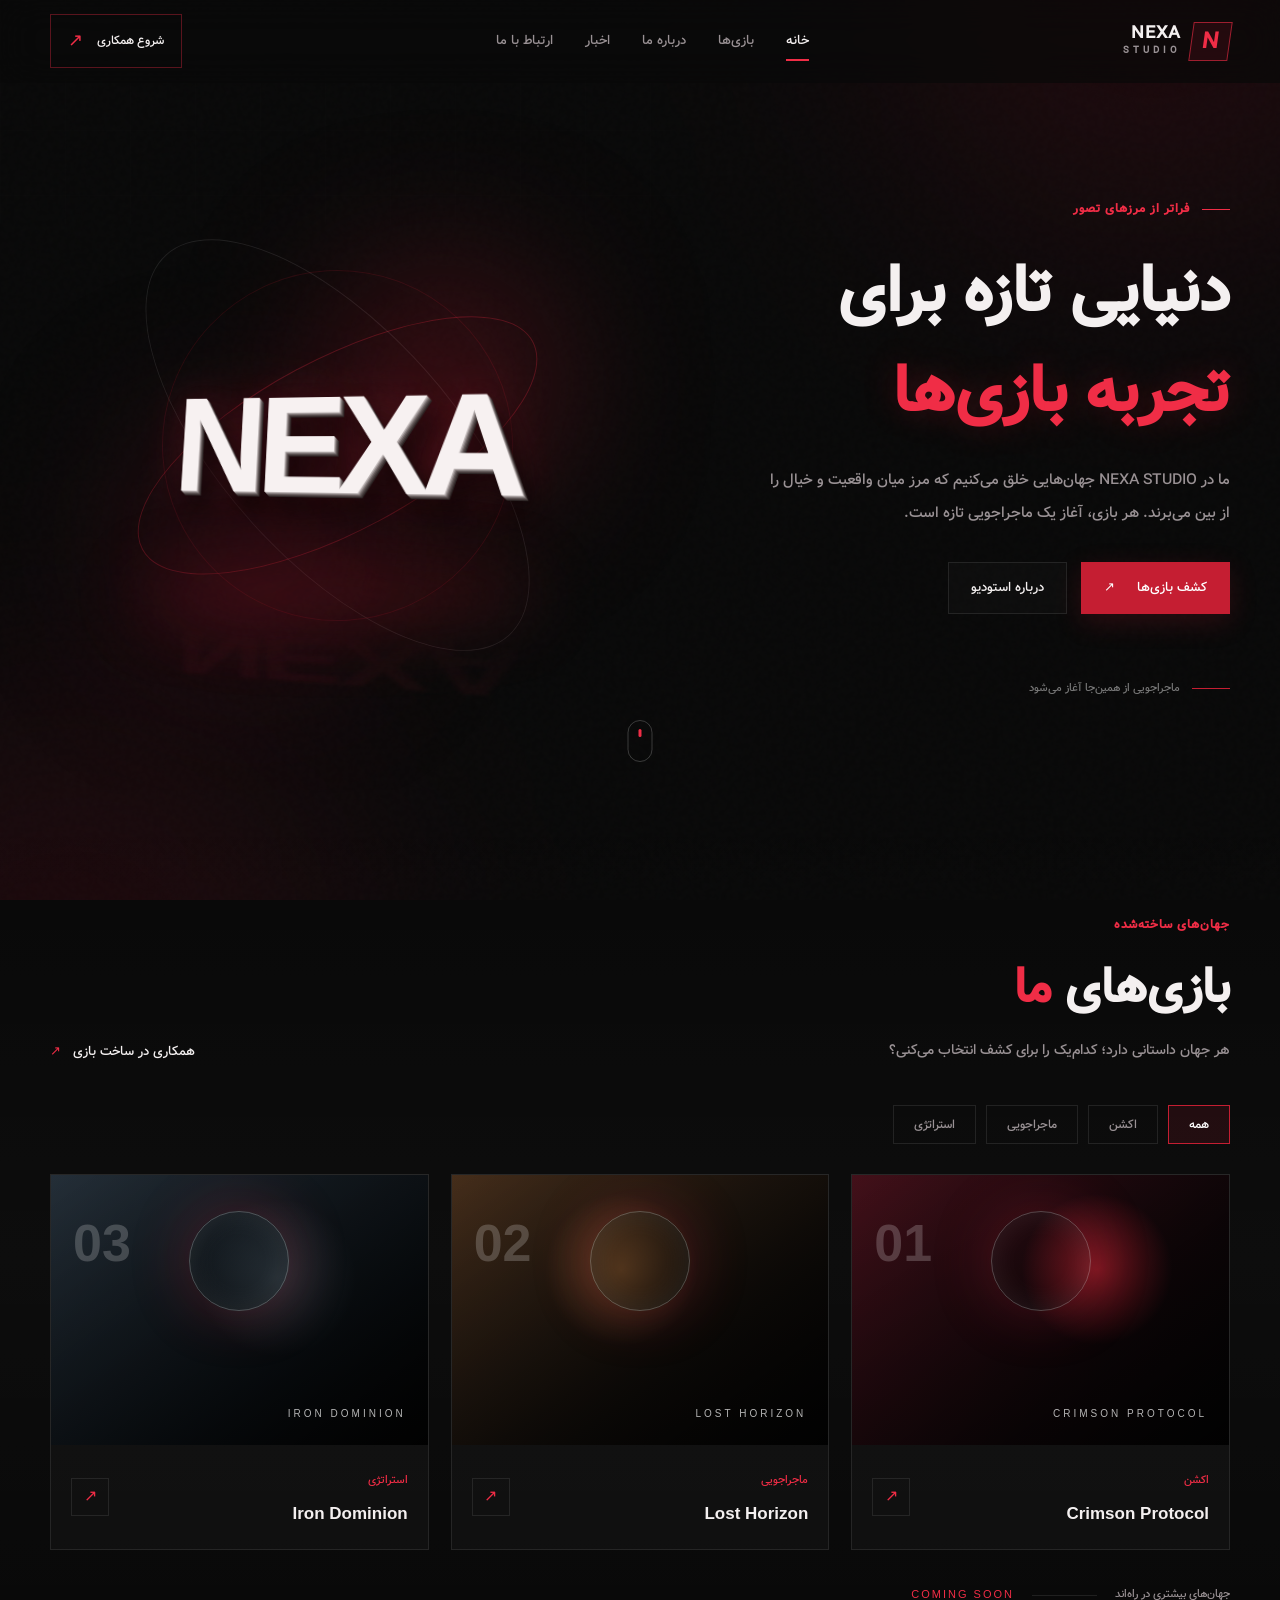
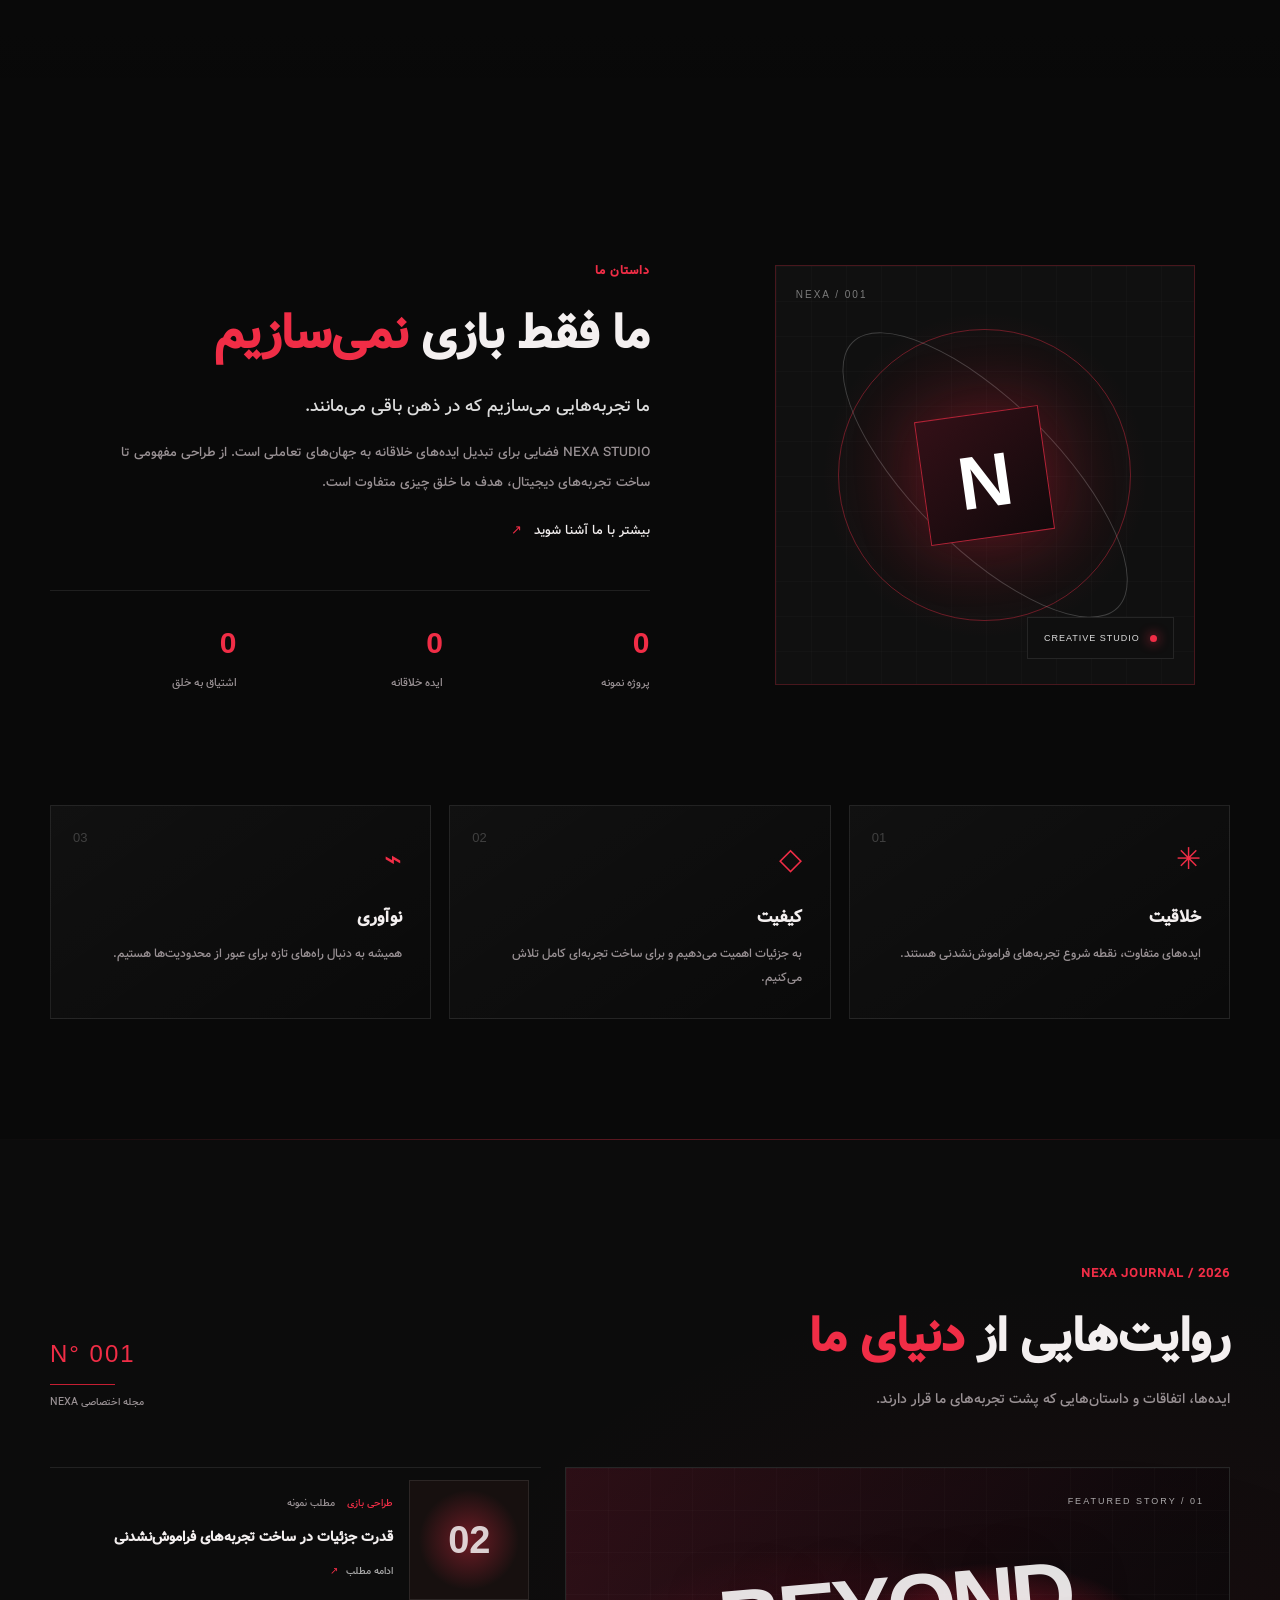
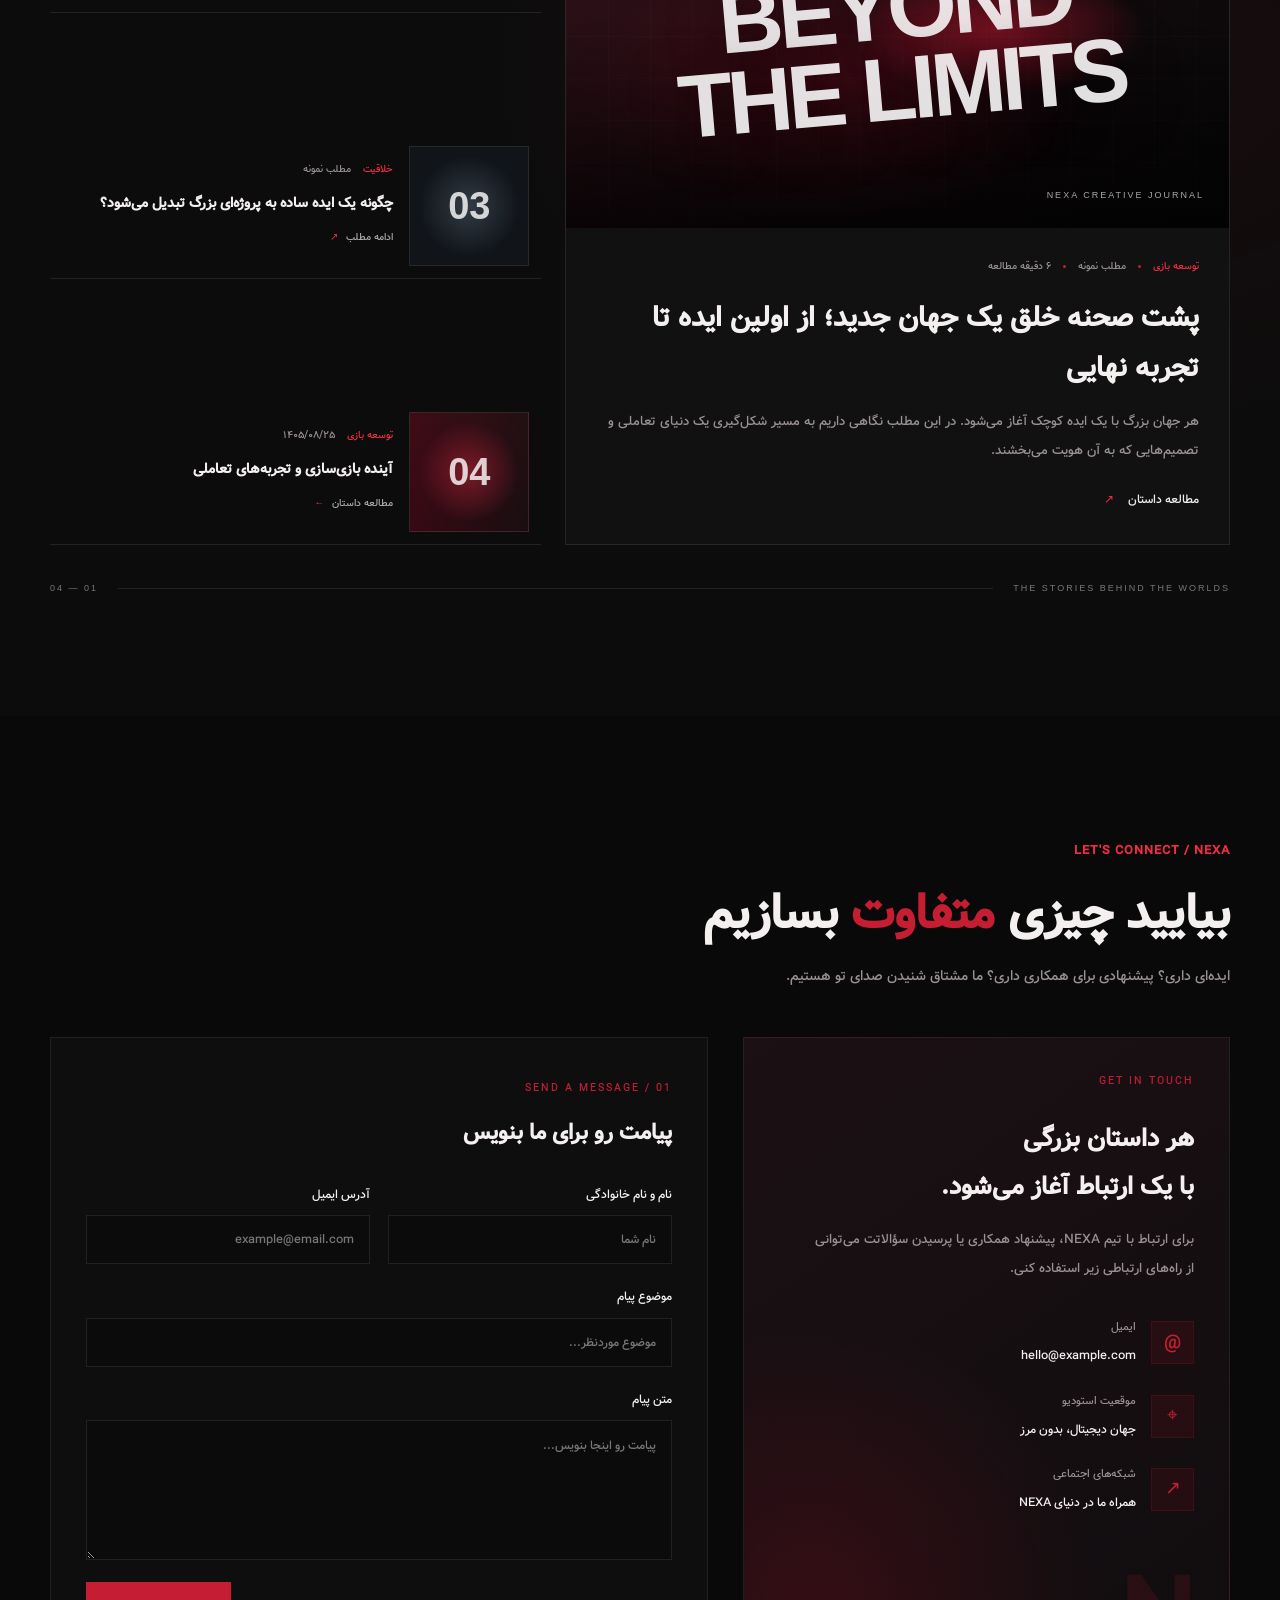
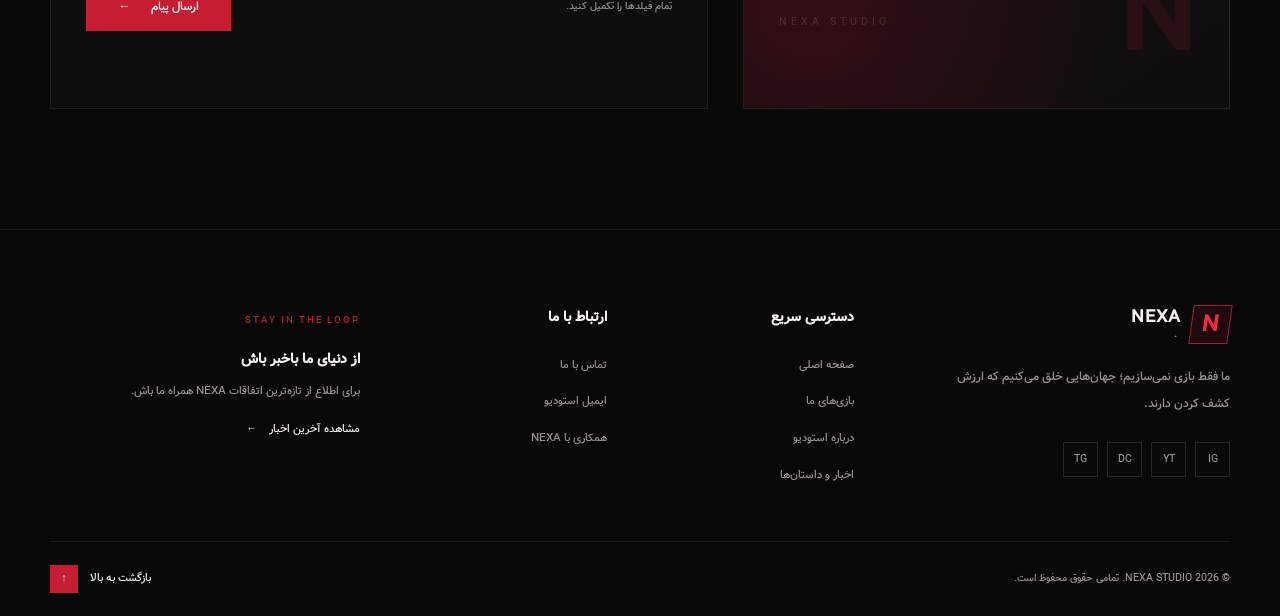
<file: demos/dark-red/index.html>
<!DOCTYPE html>
<html lang="fa" dir="rtl">

<head>
    <!-- شروع تنظیمات اصلی صفحه -->
    <meta charset="UTF-8">
    <meta name="viewport" content="width=device-width, initial-scale=1.0">
    <meta name="description" content="NEXA STUDIO؛ خلق تجربه‌هایی متفاوت در دنیای بازی‌های ویدیویی.">
    <meta name="theme-color" content="#090909">
    <title>NEXA STUDIO | دنیایی فراتر از بازی</title>
    <script src="../../assets/js/dark-red.js" ></script>
    <link rel="stylesheet" href="../../assets/css/demos/dark-red.css">
    <!-- پایان تنظیمات اصلی صفحه -->
</head>

<body>

    <!-- شروع افکت‌های پس‌زمینه -->
    <div class="background-effects" aria-hidden="true">
        <div class="background-grid"></div>
        <div class="background-glow background-glow--top"></div>
        <div class="background-glow background-glow--bottom"></div>
        <div class="background-noise"></div>
    </div>
    <!-- پایان افکت‌های پس‌زمینه -->

    <!-- شروع هدر سایت -->
    <header class="site-header">
        <div class="container header-inner">

            <a href="#home" class="brand" aria-label="NEXA STUDIO">
                <span class="brand-mark">N</span>
                <span class="brand-name">NEXA<span>STUDIO</span></span>
            </a>

            <nav class="main-navigation" id="main-navigation">
                <a href="#home" class="nav-link active">خانه</a>
                <a href="#games" class="nav-link">بازی‌ها</a>
                <a href="#about" class="nav-link">درباره ما</a>
                <a href="#news" class="nav-link">اخبار</a>
                <a href="#contact" class="nav-link">ارتباط با ما</a>
            </nav>

            <a href="#contact" class="header-cta">
                <span>شروع همکاری</span>
                <span class="cta-arrow">↗</span>
            </a>

            <button class="menu-toggle"
                    type="button"
                    aria-label="باز کردن منو"
                    aria-expanded="false"
                    aria-controls="main-navigation">
                <span></span>
                <span></span>
                <span></span>
            </button>

        </div>
    </header>
    <!-- پایان هدر سایت -->

    <main>

        <!-- شروع بخش معرفی اصلی -->
        <section class="hero-section" id="home">
            <div class="container hero-layout">

                <div class="hero-content">
                    <span class="section-eyebrow">
                        <span class="eyebrow-line"></span>
                        فراتر از مرزهای تصور
                    </span>

                    <h1 class="hero-title">
                        دنیایی تازه برای
                        <span>تجربه بازی‌ها</span>
                    </h1>

                    <p class="hero-description">
                        ما در NEXA STUDIO جهان‌هایی خلق می‌کنیم که
                        مرز میان واقعیت و خیال را از بین می‌برند.
                        هر بازی، آغاز یک ماجراجویی تازه است.
                    </p>

                    <div class="hero-actions">
                        <a href="#games" class="button button-primary">
                            <span>کشف بازی‌ها</span>
                            <span>↗</span>
                        </a>

                        <a href="#about" class="button button-outline">
                            درباره استودیو
                        </a>
                    </div>

                    <div class="hero-caption">
                        <span class="caption-line"></span>
                        <span>ماجراجویی از همین‌جا آغاز می‌شود</span>
                    </div>
                </div>

                <div class="hero-visual" aria-label="نوشته سه‌بعدی NEXA">
                    <div class="nexa-scene">

                        <div class="orbit orbit--one"></div>
                        <div class="orbit orbit--two"></div>
                        <div class="orbit orbit--three"></div>

                        <div class="scene-light scene-light--one"></div>
                        <div class="scene-light scene-light--two"></div>

                        <div class="nexa-object">
                            <div class="nexa-letter">NEXA</div>
                            <div class="nexa-reflection">NEXA</div>
                        </div>

                        <div class="nexa-floor"></div>

                        </div>

                    </div>
                </div>

            </div>

            <a href="#games" class="scroll-indicator" aria-label="رفتن به بخش بازی‌ها">
                <span></span>
            </a>
        </section>
        <!-- پایان بخش معرفی اصلی -->

        <!-- شروع بخش بازی‌ها -->
        <section class="games-section section-padding" id="games">
            <div class="container">

                <div class="section-heading">
                    <div>
                        <span class="section-eyebrow">جهان‌های ساخته‌شده</span>
                        <h2 class="section-title">بازی‌های <span>ما</span></h2>
                        <p class="section-description">
                            هر جهان داستانی دارد؛ کدام‌یک را برای کشف انتخاب می‌کنی؟
                        </p>
                    </div>

                    <a href="#contact" class="section-more">
                        همکاری در ساخت بازی
                        <span>↗</span>
                    </a>
                </div>

                <div class="games-filters" role="group" aria-label="فیلتر بازی‌ها">
                    <button class="filter-button active" data-filter="all" aria-pressed="true">همه</button>
                    <button class="filter-button" data-filter="action" aria-pressed="false">اکشن</button>
                    <button class="filter-button" data-filter="adventure" aria-pressed="false">ماجراجویی</button>
                    <button class="filter-button" data-filter="strategy" aria-pressed="false">استراتژی</button>
                </div>

                <div class="games-grid">

                    <article class="game-card" data-category="action">
                        <a href="#contact" class="game-card-link" aria-label="اطلاعات بیشتر درباره Crimson Protocol">
                            <div class="game-art game-art--one">
                                <span class="art-symbol">01</span>
                                <span class="art-label">CRIMSON PROTOCOL</span>
                                <div class="art-orb"></div>
                            </div>
                            <div class="game-info">
                                <div>
                                    <span class="game-category">اکشن</span>
                                    <h3>Crimson Protocol</h3>
                                </div>
                                <span class="game-arrow">↗</span>
                            </div>
                        </a>
                    </article>

                    <article class="game-card" data-category="adventure">
                        <a href="#contact" class="game-card-link" aria-label="اطلاعات بیشتر درباره Lost Horizon">
                            <div class="game-art game-art--two">
                                <span class="art-symbol">02</span>
                                <span class="art-label">LOST HORIZON</span>
                                <div class="art-orb"></div>
                            </div>
                            <div class="game-info">
                                <div>
                                    <span class="game-category">ماجراجویی</span>
                                    <h3>Lost Horizon</h3>
                                </div>
                                <span class="game-arrow">↗</span>
                            </div>
                        </a>
                    </article>

                    <article class="game-card" data-category="strategy">
                        <a href="#contact" class="game-card-link" aria-label="اطلاعات بیشتر درباره Iron Dominion">
                            <div class="game-art game-art--three">
                                <span class="art-symbol">03</span>
                                <span class="art-label">IRON DOMINION</span>
                                <div class="art-orb"></div>
                            </div>
                            <div class="game-info">
                                <div>
                                    <span class="game-category">استراتژی</span>
                                    <h3>Iron Dominion</h3>
                                </div>
                                <span class="game-arrow">↗</span>
                            </div>
                        </a>
                    </article>

                </div>

                <div class="games-footer">
                    <span>جهان‌های بیشتری در راه‌اند</span>
                    <span class="footer-line"></span>
                    <span>COMING SOON</span>
                </div>

            </div>
        </section>
        <!-- پایان بخش بازی‌ها -->

        <!-- شروع بخش درباره استودیو -->
        <section class="about-section section-padding" id="about">
            <div class="container about-layout">

                <div class="about-visual">
                    <div class="about-frame">
                        <div class="about-frame-grid"></div>
                        <div class="about-ring about-ring--one"></div>
                        <div class="about-ring about-ring--two"></div>
                        <div class="about-core">N</div>
                        <span class="about-visual-number">NEXA / 001</span>
                        <div class="about-floating-card">
                            <span class="floating-card-dot"></span>
                            <span>CREATIVE STUDIO</span>
                        </div>
                    </div>
                </div>

                <div class="about-content">
                    <span class="section-eyebrow">داستان ما</span>

                    <h2 class="section-title">
                        ما فقط بازی
                        <span>نمی‌سازیم</span>
                    </h2>

                    <p class="about-lead">
                        ما تجربه‌هایی می‌سازیم که در ذهن باقی می‌مانند.
                    </p>

                    <p class="about-description">
                        NEXA STUDIO فضایی برای تبدیل ایده‌های خلاقانه به
                        جهان‌های تعاملی است. از طراحی مفهومی تا ساخت
                        تجربه‌های دیجیتال، هدف ما خلق چیزی متفاوت است.
                    </p>

                    <a href="#contact" class="text-link">
                        بیشتر با ما آشنا شوید
                        <span>↗</span>
                    </a>

                    <div class="about-stats">
                        <div class="stat-item">
                            <strong data-counter="3">0</strong>
                            <span>پروژه نمونه</span>
                        </div>
                        <div class="stat-item">
                            <strong data-counter="100" data-suffix="+">0</strong>
                            <span>ایده خلاقانه</span>
                        </div>
                        <div class="stat-item">
                            <strong data-counter="24" data-suffix="/7">0</strong>
                            <span>اشتیاق به خلق</span>
                        </div>
                    </div>
                </div>

            </div>

            <div class="container">
                <div class="values-grid">

                    <article class="value-card">
                        <span class="value-number">01</span>
                        <div class="value-icon">✳</div>
                        <h3>خلاقیت</h3>
                        <p>ایده‌های متفاوت، نقطه شروع تجربه‌های فراموش‌نشدنی هستند.</p>
                    </article>

                    <article class="value-card">
                        <span class="value-number">02</span>
                        <div class="value-icon">◇</div>
                        <h3>کیفیت</h3>
                        <p>به جزئیات اهمیت می‌دهیم و برای ساخت تجربه‌ای کامل تلاش می‌کنیم.</p>
                    </article>

                    <article class="value-card">
                        <span class="value-number">03</span>
                        <div class="value-icon">⌁</div>
                        <h3>نوآوری</h3>
                        <p>همیشه به دنبال راه‌های تازه برای عبور از محدودیت‌ها هستیم.</p>
                    </article>

                </div>
            </div>
        </section>
        <!-- پایان بخش درباره استودیو -->

       
<!-- شروع بخش اخبار و داستان‌ها -->
<section class="news-section section-padding" id="news">
    <div class="container">

        <div class="news-heading">
            <div>
                <span class="section-eyebrow">NEXA JOURNAL / 2026</span>
                <h2 class="section-title">روایت‌هایی از <span>دنیای ما</span></h2>
                <p class="section-description">
                    ایده‌ها، اتفاقات و داستان‌هایی که پشت تجربه‌های ما قرار دارند.
                </p>
            </div>

            <div class="news-heading-side">
                <span class="news-heading-number">N° 001</span>
                <span class="news-heading-line"></span>
                <span>مجله اختصاصی NEXA</span>
            </div>
        </div>

        <div class="news-editorial">

            <!-- خبر اصلی -->
            <article class="news-featured">
                <a href="#contact" class="featured-image" aria-label="مشاهده خبر اصلی">
                    <div class="featured-image-overlay"></div>
                    <span class="featured-index">FEATURED STORY / 01</span>
                    <span class="featured-visual-title">BEYOND<br>THE LIMITS</span>
                    <span class="featured-image-caption">NEXA CREATIVE JOURNAL</span>
                </a>

                <div class="featured-content">
                    <div class="featured-meta">
                        <span>توسعه بازی</span>
                        <span>مطلب نمونه</span>
                        <span>۶ دقیقه مطالعه</span>
                    </div>

                    <h3>
                        <a href="#contact">
                            پشت صحنه خلق یک جهان جدید؛ از اولین ایده تا تجربه نهایی
                        </a>
                    </h3>

                    <p>
                        هر جهان بزرگ با یک ایده کوچک آغاز می‌شود.
                        در این مطلب نگاهی داریم به مسیر شکل‌گیری یک دنیای
                        تعاملی و تصمیم‌هایی که به آن هویت می‌بخشند.
                    </p>

                    <a href="#contact" class="featured-read-more">
                        مطالعه داستان
                        <span>↗</span>
                    </a>
                </div>
            </article>

            <!-- خبرهای جانبی -->
            <div class="news-side-list">

                <article class="news-side-item">
                    <a href="#contact" class="news-side-image news-side-image--one"
                       aria-label="مشاهده مطلب طراحی بازی">
                        <span>02</span>
                    </a>

                    <div class="news-side-content">
                        <div class="news-side-meta">
                            <span>طراحی بازی</span>
                            <span>مطلب نمونه</span>
                        </div>

                        <h3>
                            <a href="#contact">
                                قدرت جزئیات در ساخت تجربه‌های فراموش‌نشدنی
                            </a>
                        </h3>

                        <a href="#contact" class="news-side-link">
                            ادامه مطلب <span>↗</span>
                        </a>
                    </div>
                </article>

                <article class="news-side-item">
                    <a href="#contact" class="news-side-image news-side-image--two"
                       aria-label="مشاهده مطلب خلاقیت">
                        <span>03</span>
                    </a>

                    <div class="news-side-content">
                        <div class="news-side-meta">
                            <span>خلاقیت</span>
                            <span>مطلب نمونه</span>
                        </div>

                        <h3>
                            <a href="#contact">
                                چگونه یک ایده ساده به پروژه‌ای بزرگ تبدیل می‌شود؟
                            </a>
                        </h3>

                        <a href="#contact" class="news-side-link">
                            ادامه مطلب <span>↗</span>
                        </a>
                    </div>
                </article>
<!-- خبر سوم -->
<article class="news-side-item">
    <div class="news-side-image news-side-image--three">
        <span>04</span>
    </div>

    <div class="news-side-content">
        <div class="news-side-meta">
            <span>توسعه بازی</span>
            <span>۱۴۰۵/۰۸/۲۵</span>
        </div>

        <h3>آینده بازی‌سازی و تجربه‌های تعاملی</h3>

        <a href="#" class="news-side-link">
            مطالعه داستان
            <span>←</span>
        </a>
    </div>
</article>
            </div>
        </div>

        <div class="news-bottom">
            <span>THE STORIES BEHIND THE WORLDS</span>
            <span class="news-bottom-line"></span>
            <span>01 — 04</span>
        </div>
        

    </div>
</section>
<!-- پایان بخش اخبار و داستان‌ها -->

     
<!-- شروع بخش تماس با ما -->
<section class="contact-section section-padding" id="contact">
    <div class="container">

        <div class="contact-heading">
            <span class="section-eyebrow">LET'S CONNECT / NEXA</span>

            <h2 class="section-title">
                بیایید چیزی <span>متفاوت</span> بسازیم
            </h2>

            <p class="section-description">
                ایده‌ای داری؟ پیشنهادی برای همکاری داری؟
                ما مشتاق شنیدن صدای تو هستیم.
            </p>
        </div>

        <div class="contact-layout">

            <div class="contact-information">
                <span class="contact-side-label">GET IN TOUCH</span>

                <h3>
                    هر داستان بزرگی<br>
                    با یک ارتباط آغاز می‌شود.
                </h3>

                <p>
                    برای ارتباط با تیم NEXA، پیشنهاد همکاری یا پرسیدن
                    سؤالاتت می‌توانی از راه‌های ارتباطی زیر استفاده کنی.
                </p>

                <div class="contact-detail-list">

                    <div class="contact-detail">
                        <span class="contact-detail-icon">@</span>
                        <div>
                            <span>ایمیل</span>
                            <a href="mailto:hello@example.com">
                                hello@example.com
                            </a>
                        </div>
                    </div>

                    <div class="contact-detail">
                        <span class="contact-detail-icon">⌖</span>
                        <div>
                            <span>موقعیت استودیو</span>
                            <strong>جهان دیجیتال، بدون مرز</strong>
                        </div>
                    </div>

                    <div class="contact-detail">
                        <span class="contact-detail-icon">↗</span>
                        <div>
                            <span>شبکه‌های اجتماعی</span>
                            <strong>همراه ما در دنیای NEXA</strong>
                        </div>
                    </div>

                </div>

                <div class="contact-decoration">
                    <span>N</span>
                    <span>NEXA STUDIO</span>
                </div>
            </div>

            <div class="contact-form-wrapper">
                <div class="contact-form-heading">
                    <span>01 / SEND A MESSAGE</span>
                    <h3>پیامت رو برای ما بنویس</h3>
                </div>

                <form class="contact-form" id="contact-form">

                    <div class="form-row">
                        <div class="form-group">
                            <label for="contact-name">نام و نام خانوادگی</label>
                            <input
                                type="text"
                                id="contact-name"
                                name="name"
                                placeholder="نام شما"
                                required
                            >
                        </div>

                        <div class="form-group">
                            <label for="contact-email">آدرس ایمیل</label>
                            <input
                                type="email"
                                id="contact-email"
                                name="email"
                                placeholder="example@email.com"
                                required
                            >
                        </div>
                    </div>

                    <div class="form-group">
                        <label for="contact-subject">موضوع پیام</label>
                        <input
                            type="text"
                            id="contact-subject"
                            name="subject"
                            placeholder="موضوع موردنظر..."
                            required
                        >
                    </div>

                    <div class="form-group">
                        <label for="contact-message">متن پیام</label>
                        <textarea
                            id="contact-message"
                            name="message"
                            rows="5"
                            placeholder="پیامت رو اینجا بنویس..."
                            required
                        ></textarea>
                    </div>

                    <div class="contact-form-footer">
                        <span>تمام فیلدها را تکمیل کنید.</span>

                        <button type="submit" class="contact-submit">
                            ارسال پیام
                            <span>←</span>
                        </button>
                    </div>

                    <p
                        class="form-feedback"
                        id="form-feedback"
                        aria-live="polite"
                    ></p>

                </form>
            </div>

        </div>
    </div>
</section>
<!-- پایان بخش تماس با ما -->

    </main>

    <!-- شروع فوتر سایت -->
<footer class="site-footer">

    <div class="container">

        <div class="footer-main">

            <div class="footer-brand">
                <a href="#home" class="brand footer-logo">
                    <span class="brand-mark">N</span>
                    <span class="brand-name">NEXA<span>.</span></span>
                </a>

                <p>
                    ما فقط بازی نمی‌سازیم؛
                    جهان‌هایی خلق می‌کنیم که ارزش کشف کردن دارند.
                </p>

                <div class="footer-socials">
                    <a href="#" aria-label="Instagram">IG</a>
                    <a href="#" aria-label="YouTube">YT</a>
                    <a href="#" aria-label="Discord">DC</a>
                    <a href="#" aria-label="Telegram">TG</a>
                </div>
            </div>

            <div class="footer-column">
                <h3>دسترسی سریع</h3>
                <a href="#home">صفحه اصلی</a>
                <a href="#games">بازی‌های ما</a>
                <a href="#about">درباره استودیو</a>
                <a href="#news">اخبار و داستان‌ها</a>
            </div>

            <div class="footer-column">
                <h3>ارتباط با ما</h3>
                <a href="#contact">تماس با ما</a>
                <a href="mailto:hello@example.com">ایمیل استودیو</a>
                <a href="#contact">همکاری با NEXA</a>
            </div>

            <div class="footer-newsletter">
                <span>STAY IN THE LOOP</span>

                <h3>از دنیای ما باخبر باش</h3>

                <p>
                    برای اطلاع از تازه‌ترین اتفاقات NEXA همراه ما باش.
                </p>

                <a href="#news" class="footer-newsletter-link">
                    مشاهده آخرین اخبار
                    <span>←</span>
                </a>
            </div>

        </div>

        <div class="footer-bottom">
            <span>© 2026 NEXA STUDIO. تمامی حقوق محفوظ است.</span>

            <a href="#home" class="back-to-top">
                بازگشت به بالا
                <span>↑</span>
            </a>
        </div>

    </div>
</footer>
<!-- پایان فوتر سایت -->

</body>
</html>
</file>
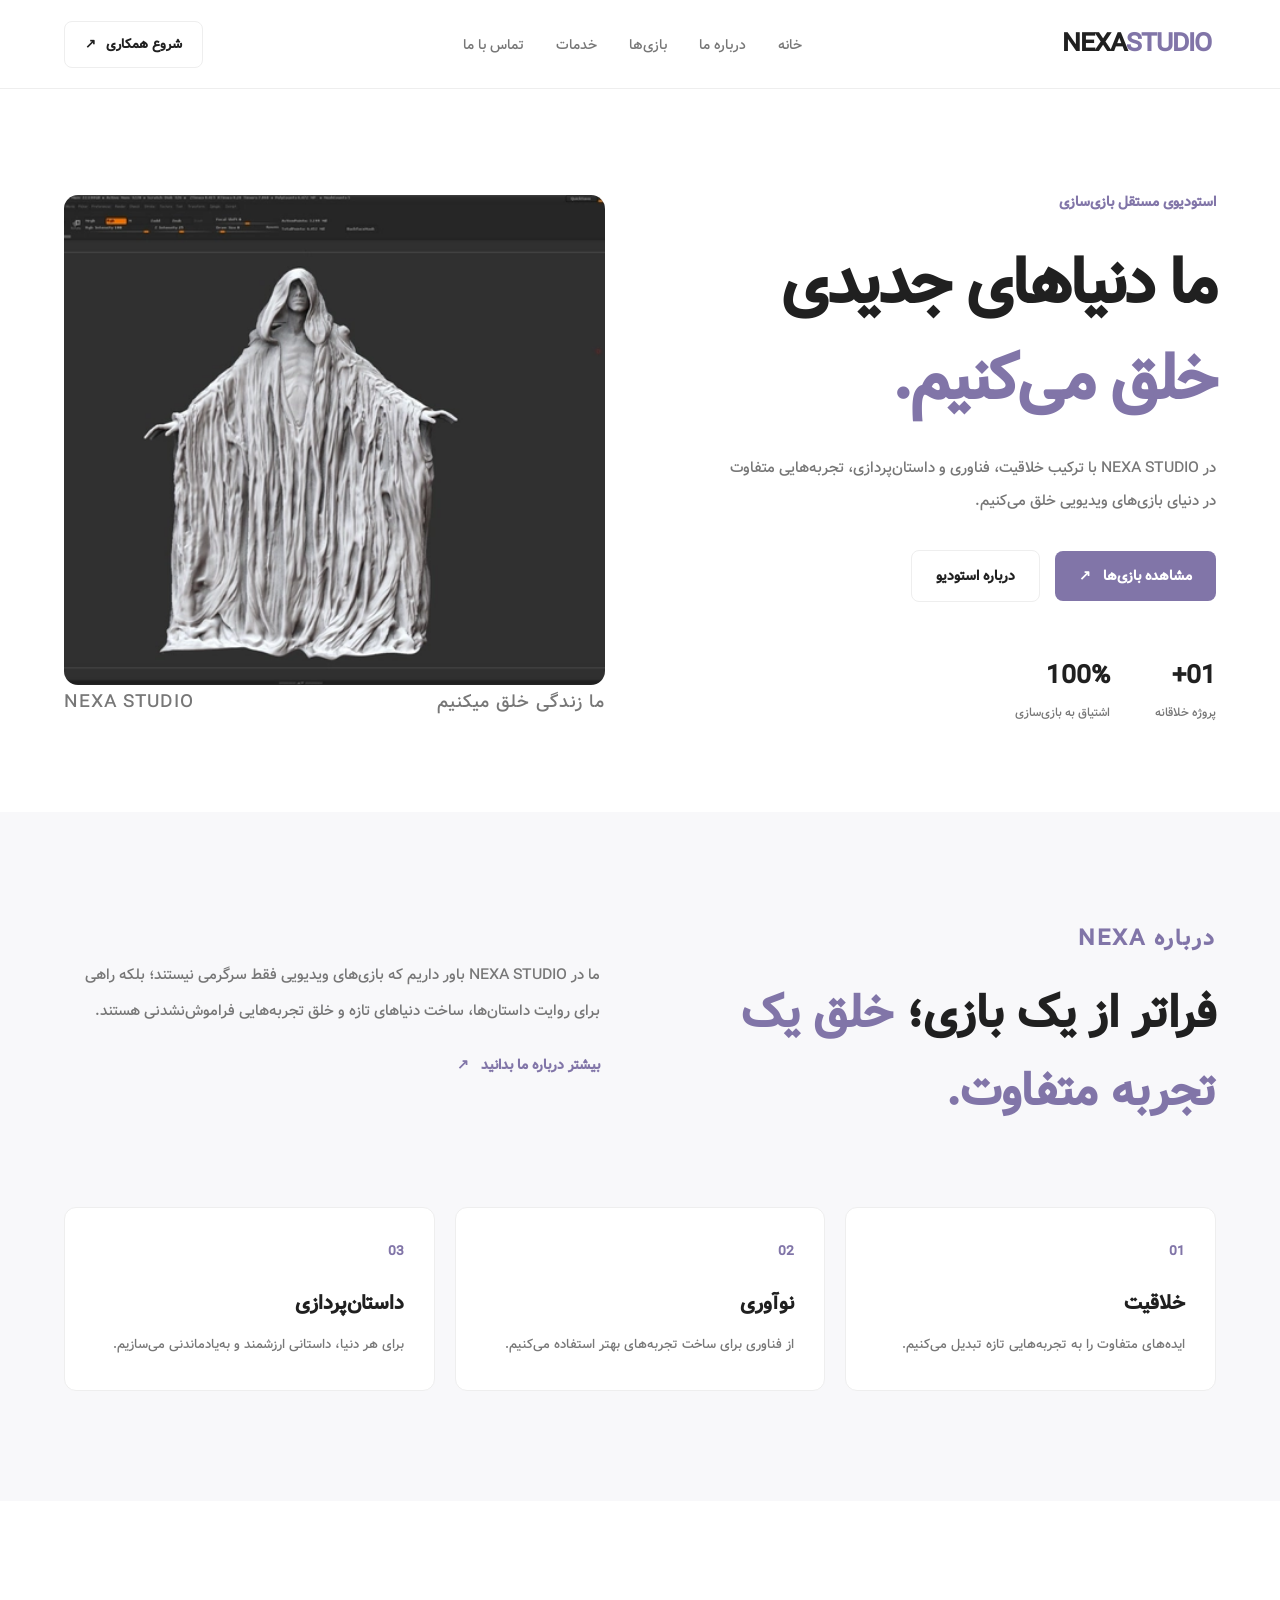
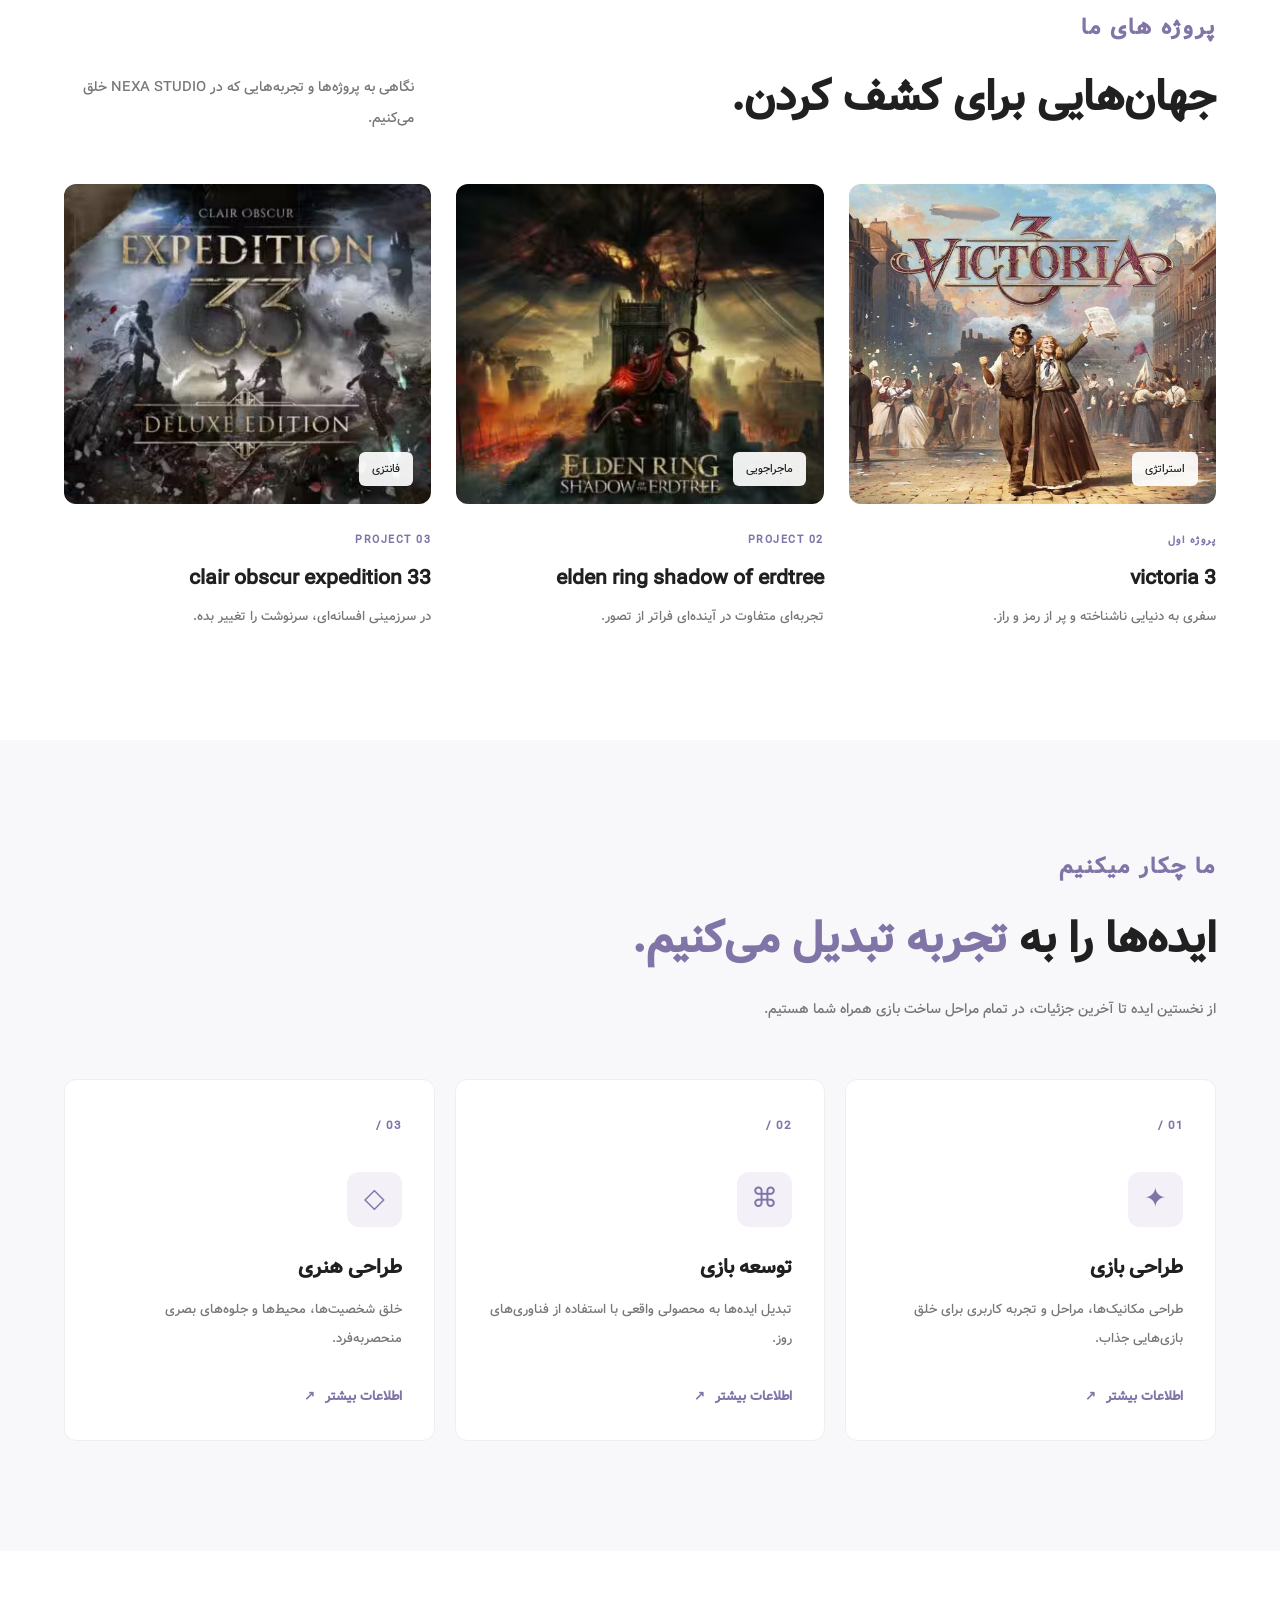
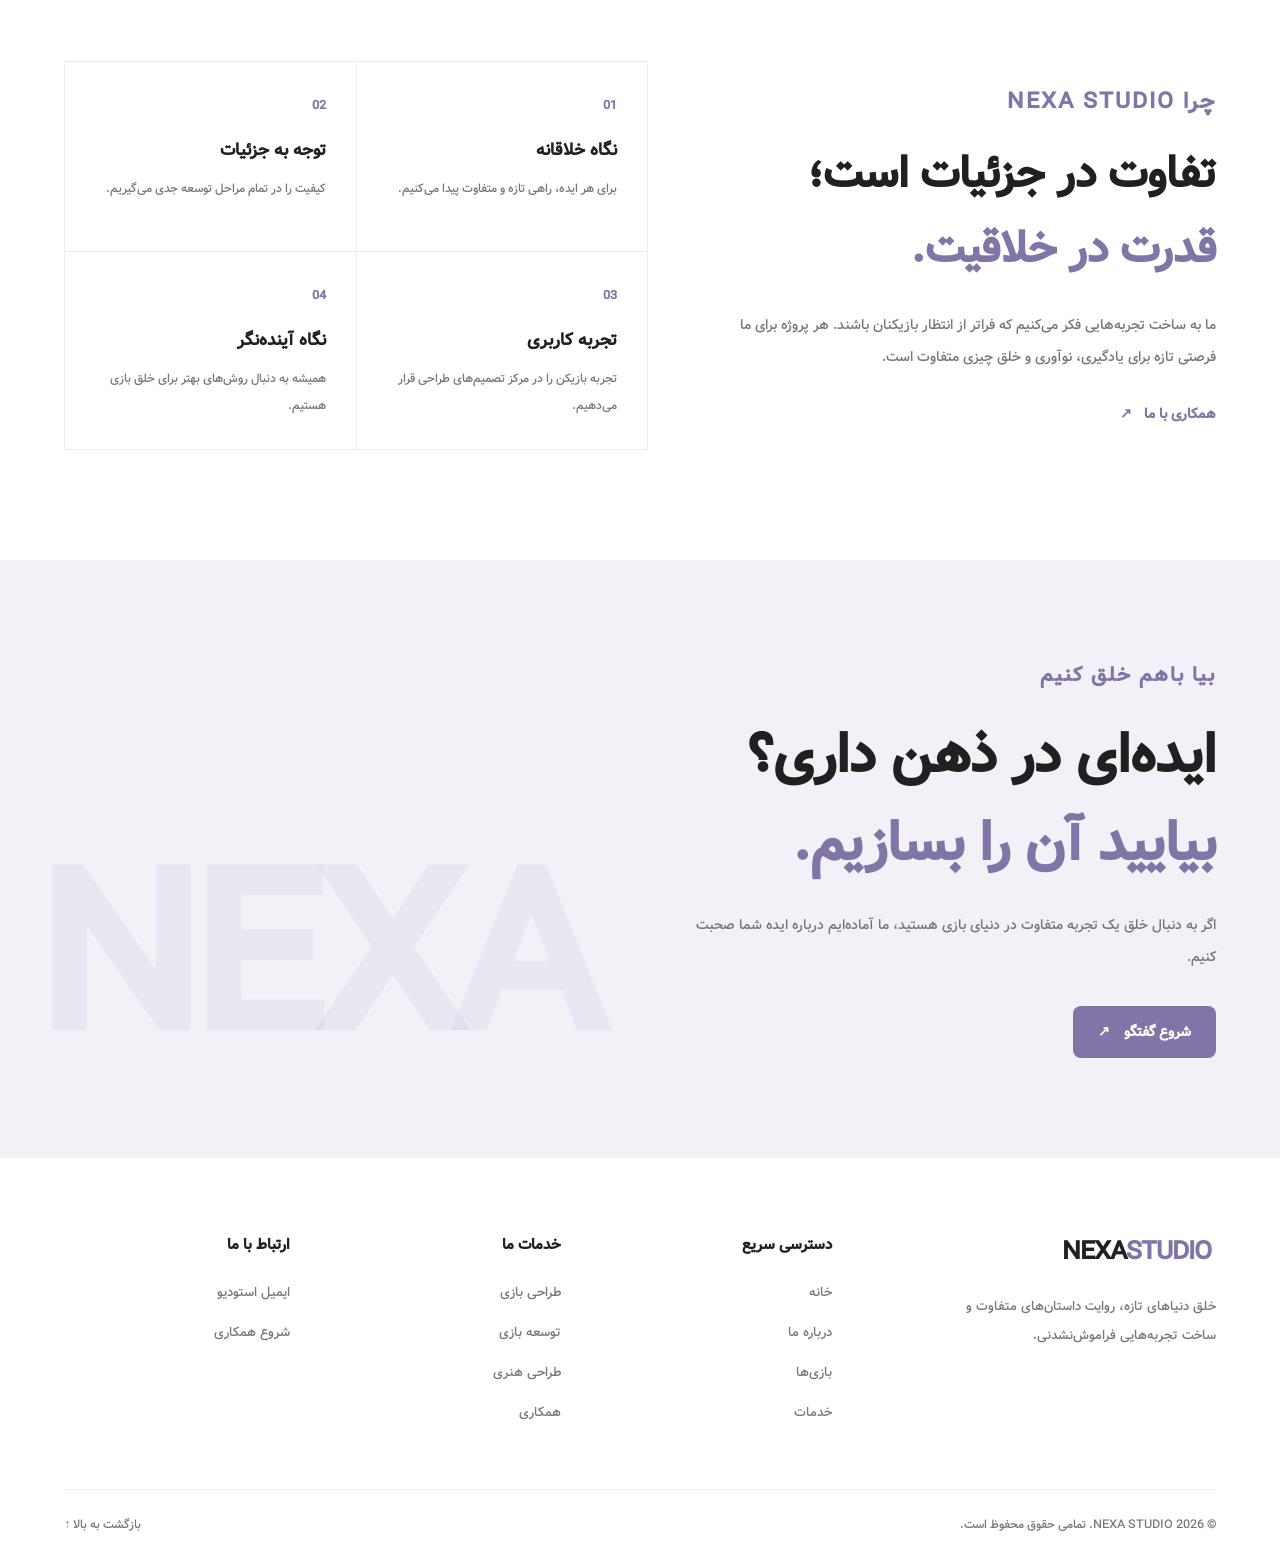
<file: demos/minimal-white/index.html>
<!DOCTYPE html>
<html lang="fa" dir="rtl">

<head>
    <!-- شروع تنظیمات اصلی صفحه -->
    <meta charset="UTF-8">
    <meta name="viewport" content="width=device-width, initial-scale=1.0">
    <meta name="description" content="NEXA STUDIO - استودیوی مستقل بازی‌سازی">
    <meta name="theme-color" content="#ffffff">

    <title>NEXA STUDIO | Minimal White</title>

    <link rel="stylesheet" href="../../assets/css/demos/minimal-white.css">
    <script src="../../assets/js/minimal-white.js"></script>
    <!-- پایان تنظیمات اصلی صفحه -->
</head>

<body>

<!-- شروع هدر سایت -->
<header class="site-header">

    <div class="container header-container">

        <!-- لوگو -->
        <a href="#" class="site-logo">
            NEXA<span>STUDIO</span>
        </a>

        <!-- منوی اصلی -->
        <nav class="main-navigation" aria-label="منوی اصلی">
            <ul class="nav-list">
                <li><a href="#home">خانه</a></li>
                <li><a href="#about">درباره ما</a></li>
                <li><a href="#games">بازی‌ها</a></li>
                <li><a href="#services">خدمات</a></li>
                <li><a href="#contact">تماس با ما</a></li>
            </ul>
        </nav>

        <!-- دکمه تماس -->
        <a href="#contact" class="header-contact">
            شروع همکاری
            <span aria-hidden="true">↗</span>
        </a>

    </div>

</header>
<!-- پایان هدر سایت -->


    <!-- شروع محتوای اصلی سایت -->
    <main>

<!-- شروع بخش اصلی Hero -->
<section class="hero-section" id="home">

    <div class="container hero-container">

        <!-- محتوای متنی Hero -->
        <div class="hero-content">

            <span class="hero-label">
                استودیوی مستقل بازی‌سازی
            </span>

            <h1 class="hero-title">
                ما دنیاهای جدیدی
                <span>خلق می‌کنیم.</span>
            </h1>

            <p class="hero-description">
                در NEXA STUDIO با ترکیب خلاقیت، فناوری و داستان‌پردازی،
                تجربه‌هایی متفاوت در دنیای بازی‌های ویدیویی خلق می‌کنیم.
            </p>

            <!-- دکمه‌های Hero -->
            <div class="hero-actions">

                <a href="#games" class="hero-button primary-button">
                    مشاهده بازی‌ها
                    <span aria-hidden="true">↗</span>
                </a>

                <a href="#about" class="hero-button secondary-button">
                    درباره استودیو
                </a>

            </div>

            <!-- اطلاعات کوتاه -->
            <div class="hero-stats">

                <div class="stat-item">
                    <strong>01+</strong>
                    <span>پروژه خلاقانه</span>
                </div>

                <div class="stat-item">
                    <strong>100%</strong>
                    <span>اشتیاق به بازی‌سازی</span>
                </div>

            </div>

        </div>

        <!-- تصویر Hero -->
        <div class="hero-visual">

            <div class="hero-image-wrapper">
                <img
                    src="../../assets/img/image7.jpg.webp"
                    alt="نمایی از دنیای خلاقانه بازی‌سازی NEXA STUDIO"
                >
            </div>

            <div class="hero-image-caption">
                <span>ما زندگی خلق میکنیم</span>
                <span>NEXA STUDIO</span>
            </div>

        </div>

    </div>

</section>
<!-- پایان بخش اصلی Hero -->

<!-- شروع بخش درباره استودیو -->
<section class="about-section" id="about">

    <div class="container about-container">

        <!-- عنوان بخش -->
        <div class="about-heading">

            <span class="section-label">درباره NEXA</span>

            <h2>
                فراتر از یک بازی؛
                <span>خلق یک تجربه متفاوت.</span>
            </h2>

        </div>

        <!-- محتوای معرفی -->
        <div class="about-content">

            <p class="about-description">
                ما در NEXA STUDIO باور داریم که بازی‌های ویدیویی
                فقط سرگرمی نیستند؛ بلکه راهی برای روایت داستان‌ها،
                ساخت دنیاهای تازه و خلق تجربه‌هایی فراموش‌نشدنی هستند.
            </p>

            <a href="#contact" class="about-link">
                بیشتر درباره ما بدانید
                <span aria-hidden="true">↗</span>
            </a>

        </div>

        <!-- ویژگی‌های استودیو -->
        <div class="about-features">

            <article class="about-feature">
                <span class="feature-number">01</span>
                <h3>خلاقیت</h3>
                <p>ایده‌های متفاوت را به تجربه‌هایی تازه تبدیل می‌کنیم.</p>
            </article>

            <article class="about-feature">
                <span class="feature-number">02</span>
                <h3>نوآوری</h3>
                <p>از فناوری برای ساخت تجربه‌های بهتر استفاده می‌کنیم.</p>
            </article>

            <article class="about-feature">
                <span class="feature-number">03</span>
                <h3>داستان‌پردازی</h3>
                <p>برای هر دنیا، داستانی ارزشمند و به‌یادماندنی می‌سازیم.</p>
            </article>

        </div>

    </div>

</section>
<!-- پایان بخش درباره استودیو -->

<!-- شروع بخش بازی‌های استودیو -->
<section class="games-section" id="games">

    <div class="container">

        <!-- عنوان بخش -->
        <div class="games-heading">

            <div>
                <span class="section-label">پروژه های ما</span>
                <h2>جهان‌هایی برای کشف کردن.</h2>
            </div>

            <p>
                نگاهی به پروژه‌ها و تجربه‌هایی که در NEXA STUDIO خلق می‌کنیم.
            </p>

        </div>

        <!-- فهرست بازی‌ها -->
        <div class="games-grid">

            <article class="game-card">

                <a href="#" class="game-image">
                    <img
                        src="../../assets/img/Victoria_3.jpg"
                        alt="تصویر بازی اول استودیو"
                        loading="lazy"
                    >
                    <span class="game-category">استراتژی</span>
                </a>

                <div class="game-info">
                    <span class="game-number">پروژه اول</span>
                    <h3>victoria 3</h3>
                    <p>سفری به دنیایی ناشناخته و پر از رمز و راز.</p>
                </div>

            </article>

            <article class="game-card">

                <a href="#" class="game-image">
                    <img
                        src="../../assets/img/ELDEN-RING-Shadow-of-the-Erdtree-600x338.jpg.avif"
                        alt="تصویر بازی دوم استودیو"
                        loading="lazy"
                    >
                    <span class="game-category">ماجراجویی</span>
                </a>

                <div class="game-info">
                    <span class="game-number">PROJECT 02</span>
                    <h3>elden ring shadow of erdtree</h3>
                    <p>تجربه‌ای متفاوت در آینده‌ای فراتر از تصور.</p>
                </div>

            </article>

            <article class="game-card">

                <a href="#" class="game-image">
                    <img
                        src="../../assets/img/Clair-Obscur-Expedition-33-deluxe-edition-600x338.jpg.avif"
                        alt="تصویر بازی سوم استودیو"
                        loading="lazy"
                    >
                    <span class="game-category">فانتزی</span>
                </a>

                <div class="game-info">
                    <span class="game-number">PROJECT 03</span>
                    <h3>clair obscur expedition 33</h3>
                    <p>در سرزمینی افسانه‌ای، سرنوشت را تغییر بده.</p>
                </div>

            </article>

        </div>

    </div>

</section>
<!-- پایان بخش بازی‌های استودیو -->

<!-- شروع بخش خدمات استودیو -->
<section class="services-section" id="services">

    <div class="container">

        <!-- عنوان بخش -->
        <div class="services-heading">
            <span class="section-label">ما چکار میکنیم</span>

            <h2>
                ایده‌ها را به
                <span>تجربه تبدیل می‌کنیم.</span>
            </h2>

            <p>
                از نخستین ایده تا آخرین جزئیات، در تمام مراحل ساخت بازی همراه شما هستیم.
            </p>
        </div>

        <!-- کارت‌های خدمات -->
        <div class="services-grid">

            <article class="service-card">
                <span class="service-number">01 /</span>
                <div class="service-icon" aria-hidden="true">✦</div>

                <h3>طراحی بازی</h3>

                <p>
                    طراحی مکانیک‌ها، مراحل و تجربه کاربری برای خلق بازی‌هایی جذاب.
                </p>

                <a href="#contact" class="service-link">
                    اطلاعات بیشتر <span aria-hidden="true">↗</span>
                </a>
            </article>

            <article class="service-card">
                <span class="service-number">02 /</span>
                <div class="service-icon" aria-hidden="true">⌘</div>

                <h3>توسعه بازی</h3>

                <p>
                    تبدیل ایده‌ها به محصولی واقعی با استفاده از فناوری‌های روز.
                </p>

                <a href="#contact" class="service-link">
                    اطلاعات بیشتر <span aria-hidden="true">↗</span>
                </a>
            </article>

            <article class="service-card">
                <span class="service-number">03 /</span>
                <div class="service-icon" aria-hidden="true">◇</div>

                <h3>طراحی هنری</h3>

                <p>
                    خلق شخصیت‌ها، محیط‌ها و جلوه‌های بصری منحصربه‌فرد.
                </p>

                <a href="#contact" class="service-link">
                    اطلاعات بیشتر <span aria-hidden="true">↗</span>
                </a>
            </article>

        </div>

    </div>

</section>
<!-- پایان بخش خدمات استودیو -->

<!-- شروع بخش مزیت‌های استودیو -->
<section class="why-us-section">

    <div class="container why-us-container">

        <!-- معرفی بخش -->
        <div class="why-us-heading">

            <span class="section-label">چرا NEXA STUDIO</span>

            <h2>
                تفاوت در جزئیات است؛
                <span>قدرت در خلاقیت.</span>
            </h2>

            <p>
                ما به ساخت تجربه‌هایی فکر می‌کنیم که فراتر از انتظار بازیکنان باشند.
                هر پروژه برای ما فرصتی تازه برای یادگیری، نوآوری و خلق چیزی متفاوت است.
            </p>

            <a href="#contact" class="why-us-link">
                همکاری با ما
                <span aria-hidden="true">↗</span>
            </a>

        </div>

        <!-- ویژگی‌های استودیو -->
        <div class="why-us-grid">

            <article class="why-us-item">
                <span class="why-us-number">01</span>
                <h3>نگاه خلاقانه</h3>
                <p>برای هر ایده، راهی تازه و متفاوت پیدا می‌کنیم.</p>
            </article>

            <article class="why-us-item">
                <span class="why-us-number">02</span>
                <h3>توجه به جزئیات</h3>
                <p>کیفیت را در تمام مراحل توسعه جدی می‌گیریم.</p>
            </article>

            <article class="why-us-item">
                <span class="why-us-number">03</span>
                <h3>تجربه کاربری</h3>
                <p>تجربه بازیکن را در مرکز تصمیم‌های طراحی قرار می‌دهیم.</p>
            </article>

            <article class="why-us-item">
                <span class="why-us-number">04</span>
                <h3>نگاه آینده‌نگر</h3>
                <p>همیشه به دنبال روش‌های بهتر برای خلق بازی هستیم.</p>
            </article>

        </div>

    </div>

</section>

<!-- شروع بخش دعوت به همکاری -->
<section class="contact-cta" id="contact">

    <div class="container">

        <div class="cta-content">

            <span class="cta-label">بیا باهم خلق کنیم</span>

            <h2>
                ایده‌ای در ذهن داری؟
                <span>بیایید آن را بسازیم.</span>
            </h2>

            <p>
                اگر به دنبال خلق یک تجربه متفاوت در دنیای بازی هستید،
                ما آماده‌ایم درباره ایده شما صحبت کنیم.
            </p>

            <a href="mailto:hello@nexastudio.com" class="cta-button">
                شروع گفتگو
                <span aria-hidden="true">↗</span>
            </a>

        </div>

        <div class="cta-decoration" aria-hidden="true">
            NEXA
        </div>

    </div>

</section>
<!-- پایان بخش دعوت به همکاری -->

<!-- پایان بخش مزیت‌های استودیو -->

<!-- شروع فوتر سایت -->
<footer class="site-footer">

    <div class="container">

        <div class="footer-main">

            <!-- معرفی استودیو -->
            <div class="footer-brand">

                <a href="#home" class="site-logo">
                    NEXA<span>STUDIO</span>
                </a>

                <p>
                    خلق دنیاهای تازه، روایت داستان‌های متفاوت
                    و ساخت تجربه‌هایی فراموش‌نشدنی.
                </p>

            </div>

            <!-- لینک‌های سریع -->
            <div class="footer-column">

                <h3>دسترسی سریع</h3>

                <ul>
                    <li><a href="#home">خانه</a></li>
                    <li><a href="#about">درباره ما</a></li>
                    <li><a href="#games">بازی‌ها</a></li>
                    <li><a href="#services">خدمات</a></li>
                </ul>

            </div>

            <!-- خدمات -->
            <div class="footer-column">

                <h3>خدمات ما</h3>

                <ul>
                    <li><a href="#services">طراحی بازی</a></li>
                    <li><a href="#services">توسعه بازی</a></li>
                    <li><a href="#services">طراحی هنری</a></li>
                    <li><a href="#contact">همکاری</a></li>
                </ul>

            </div>

            <!-- ارتباط با ما -->
            <div class="footer-column">

                <h3>ارتباط با ما</h3>

                <ul>
                    <li>
                        <a href="mailto:hello@nexastudio.com">
                            ایمیل استودیو
                        </a>
                    </li>
                    <li><a href="#contact">شروع همکاری</a></li>
                </ul>

            </div>

        </div>

        <!-- نوار پایانی -->
        <div class="footer-bottom">

            <p>
                © <span id="current-year">2026</span> NEXA STUDIO.
                تمامی حقوق محفوظ است.
            </p>

            <a href="#home" class="back-to-top">
                بازگشت به بالا ↑
            </a>

        </div>

    </div>

</footer>
<!-- پایان فوتر سایت -->







       
    </main>
    <!-- پایان محتوای اصلی سایت -->

</body>
</html>
</file>
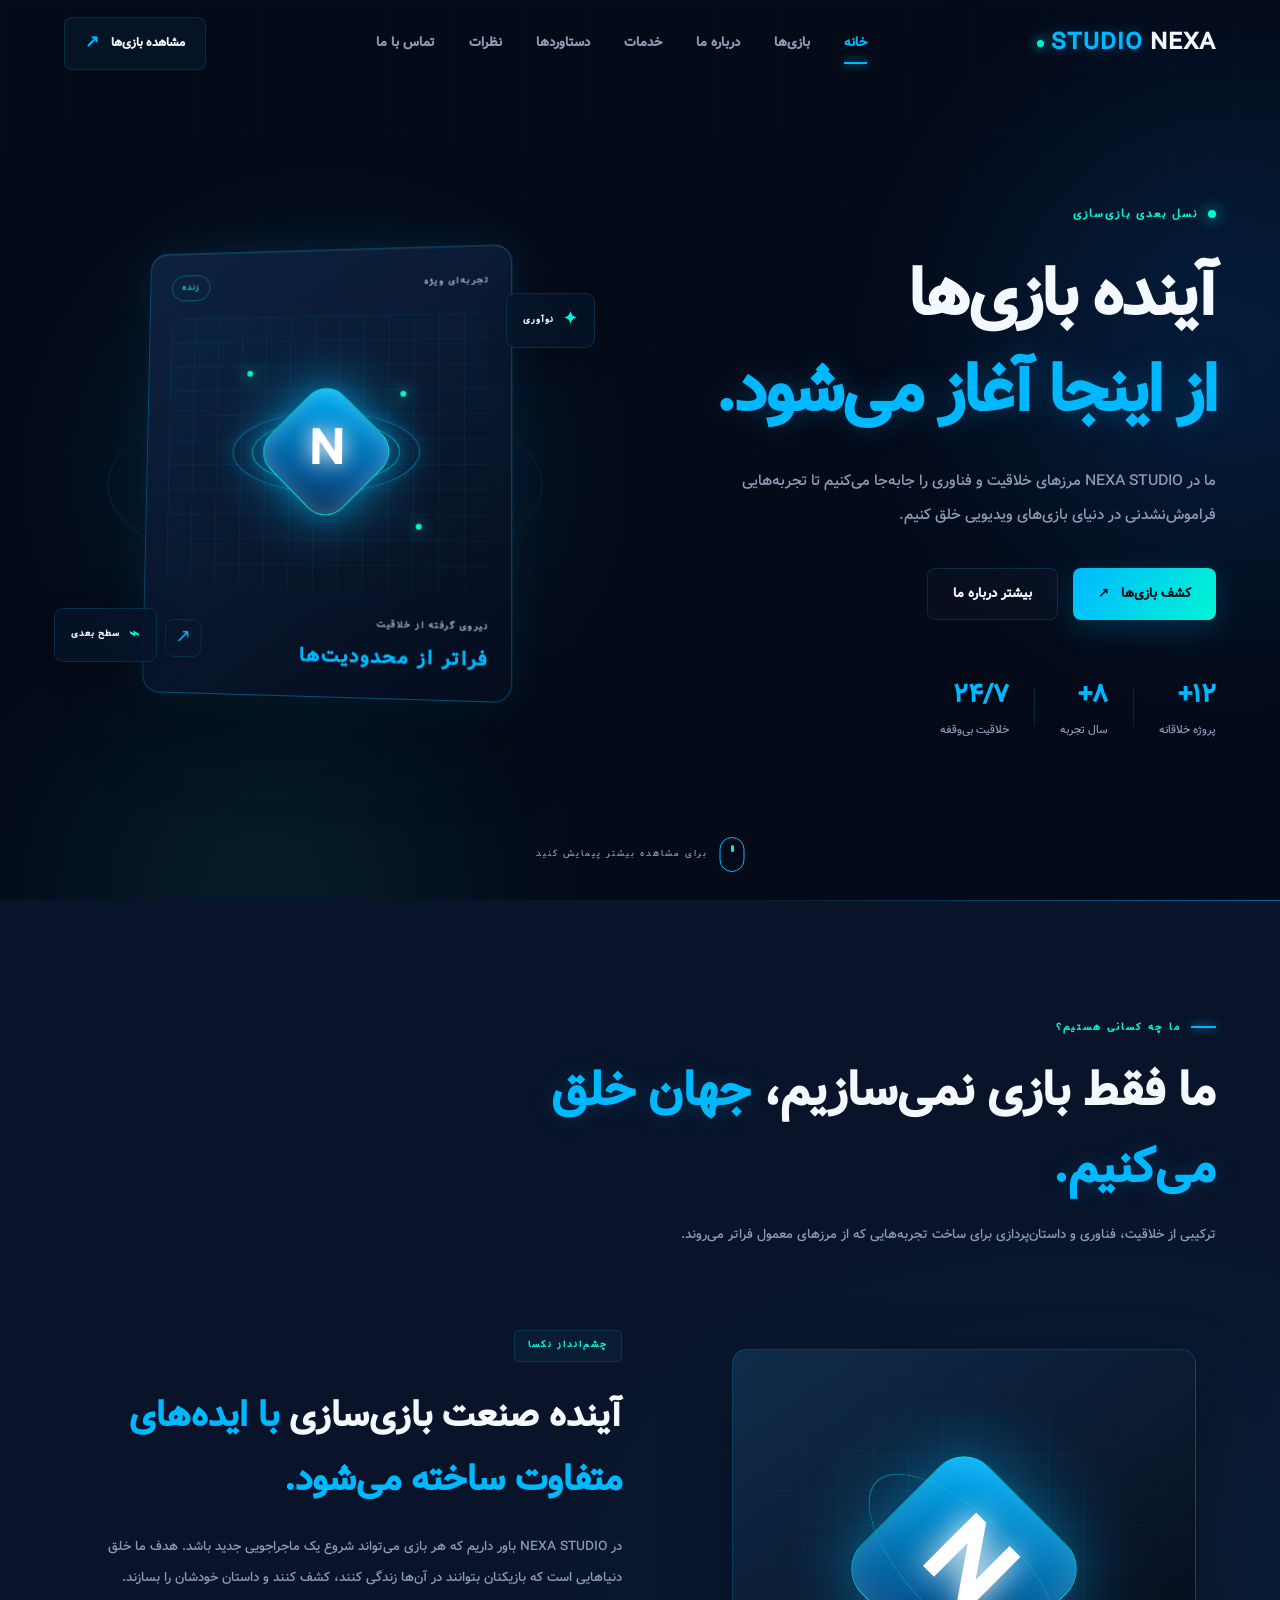
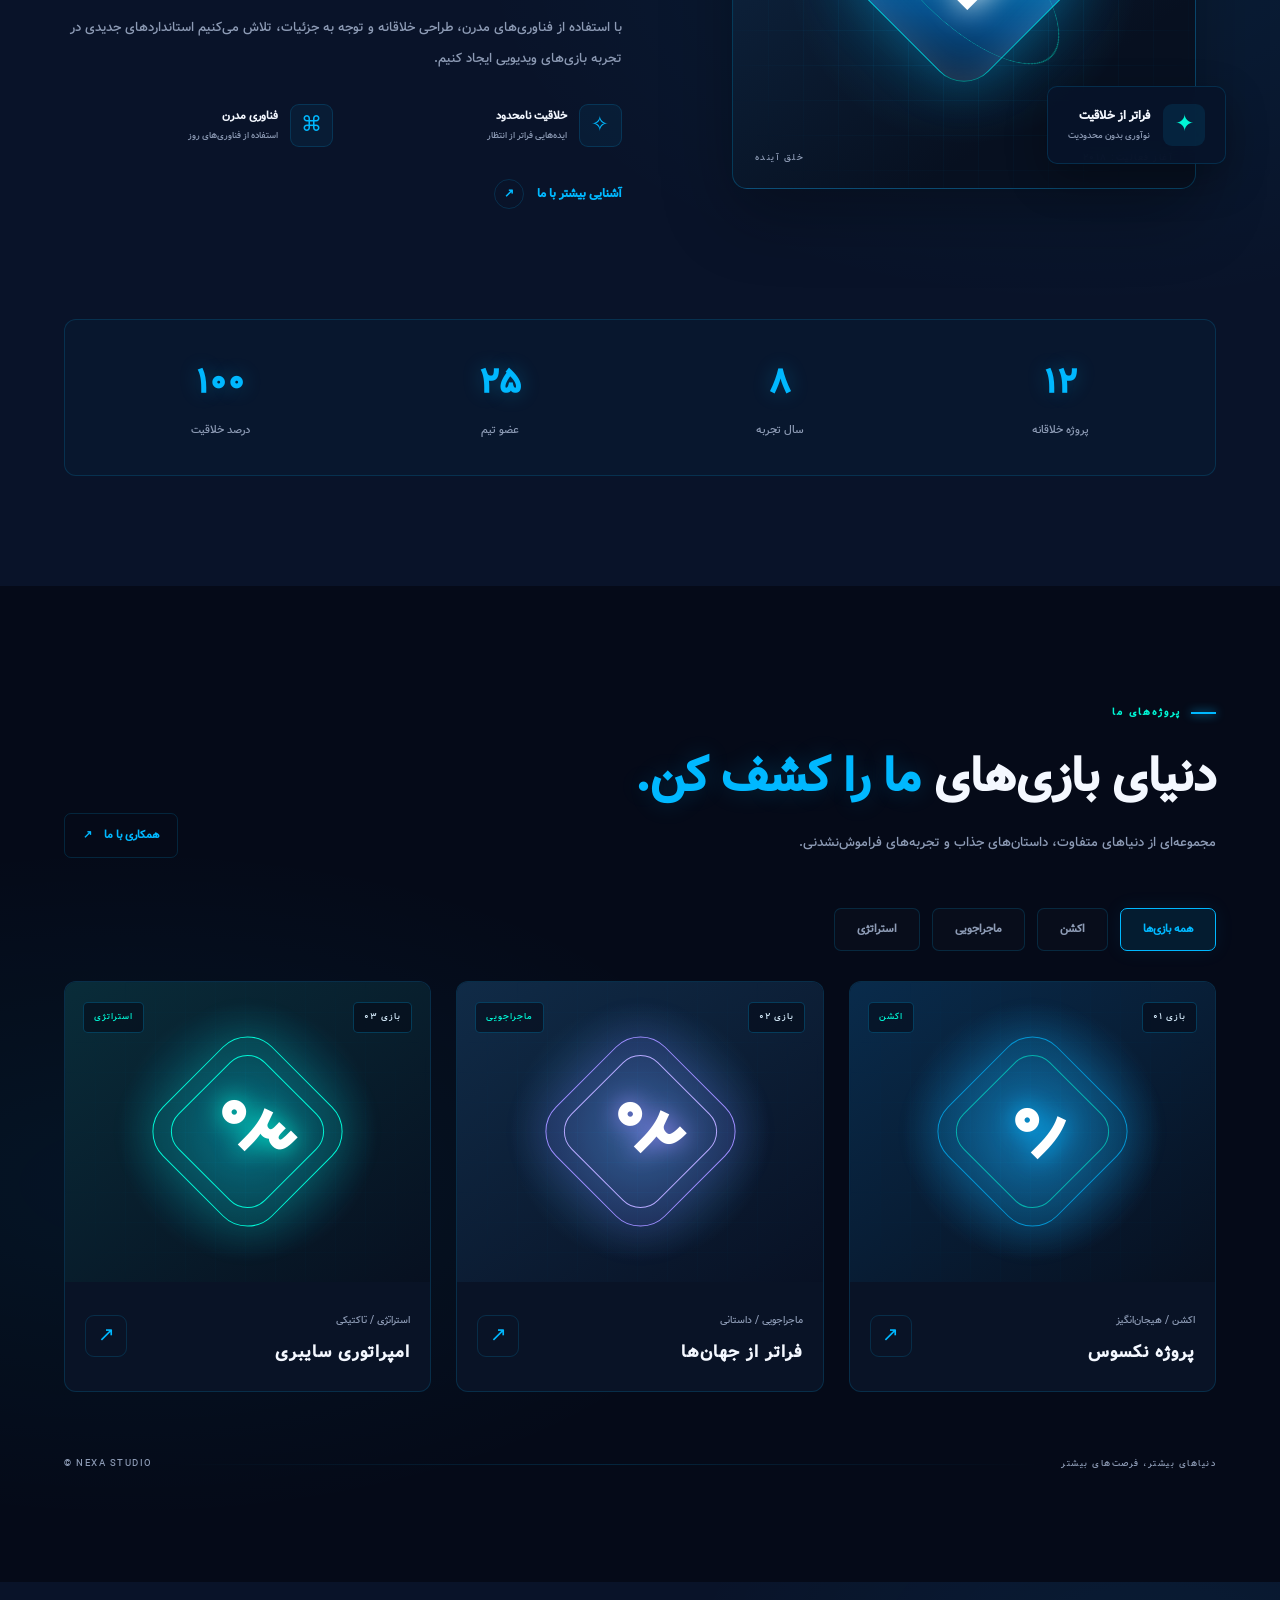
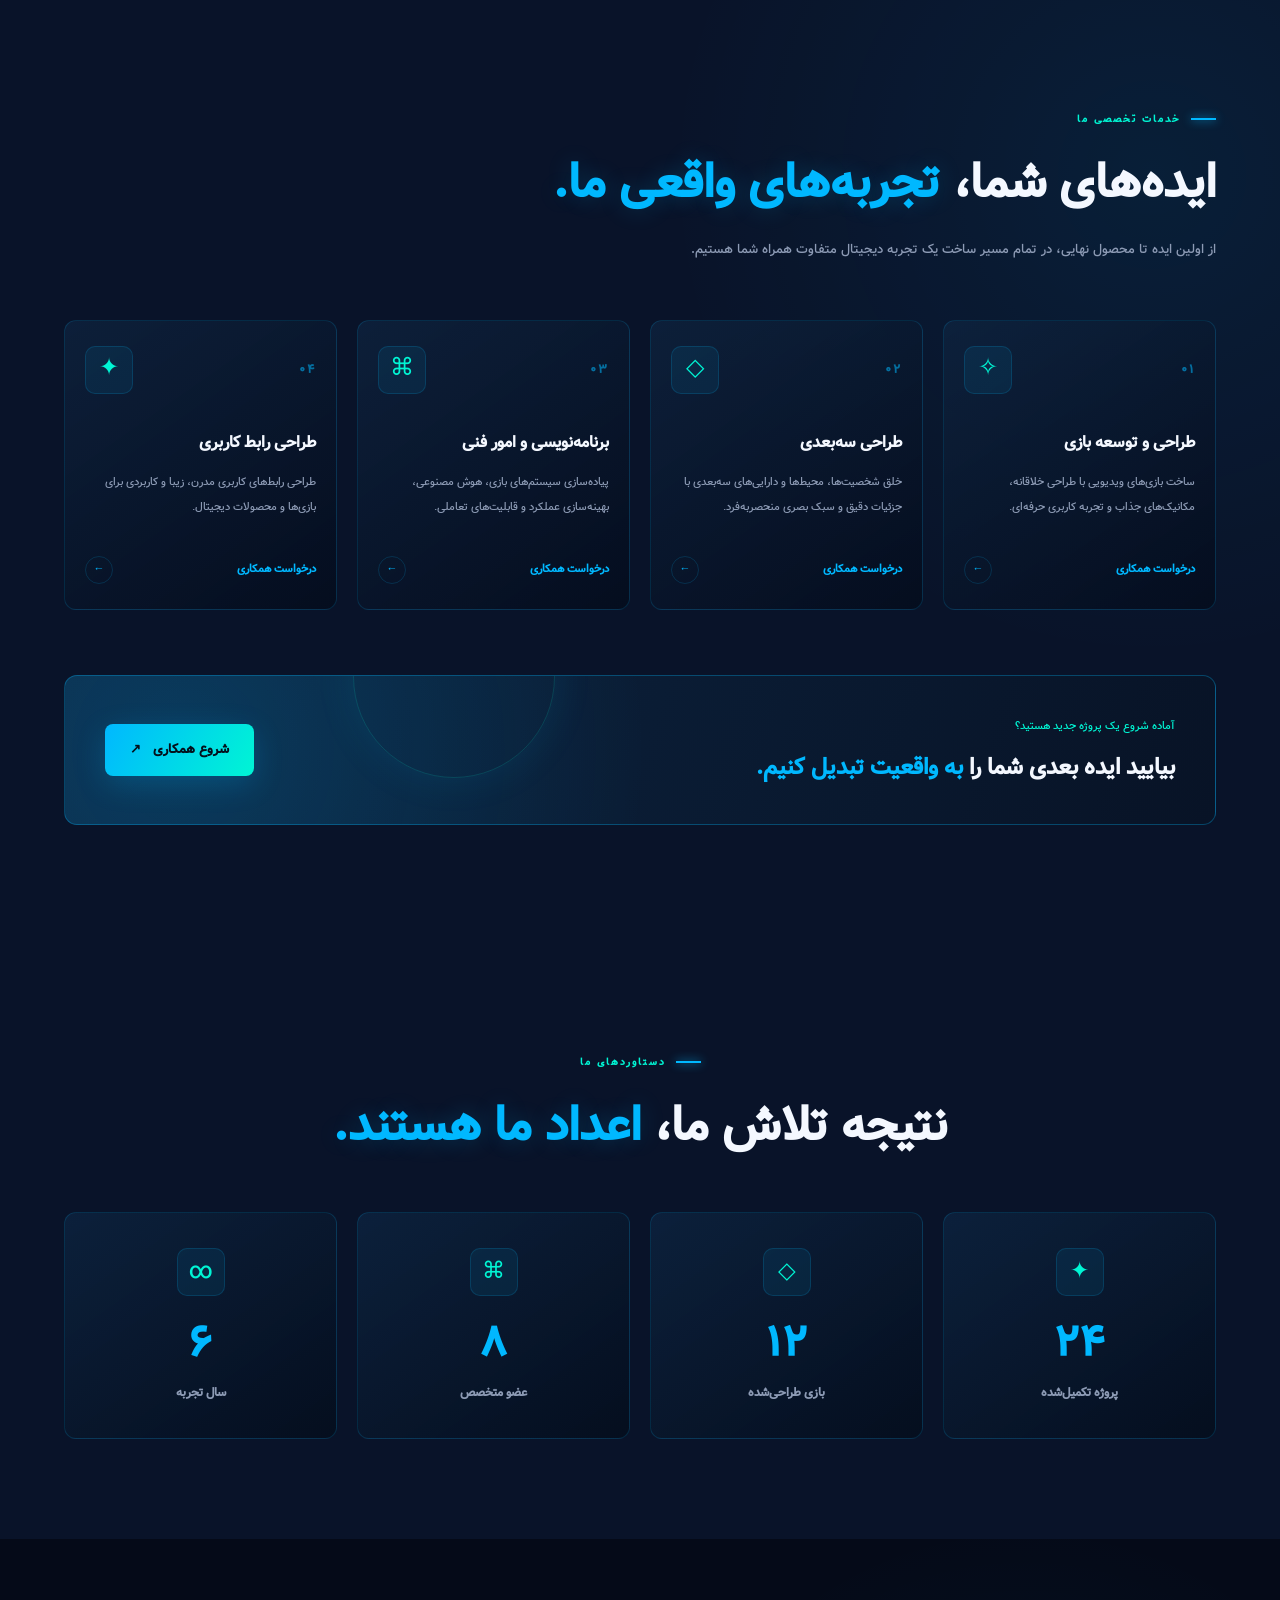
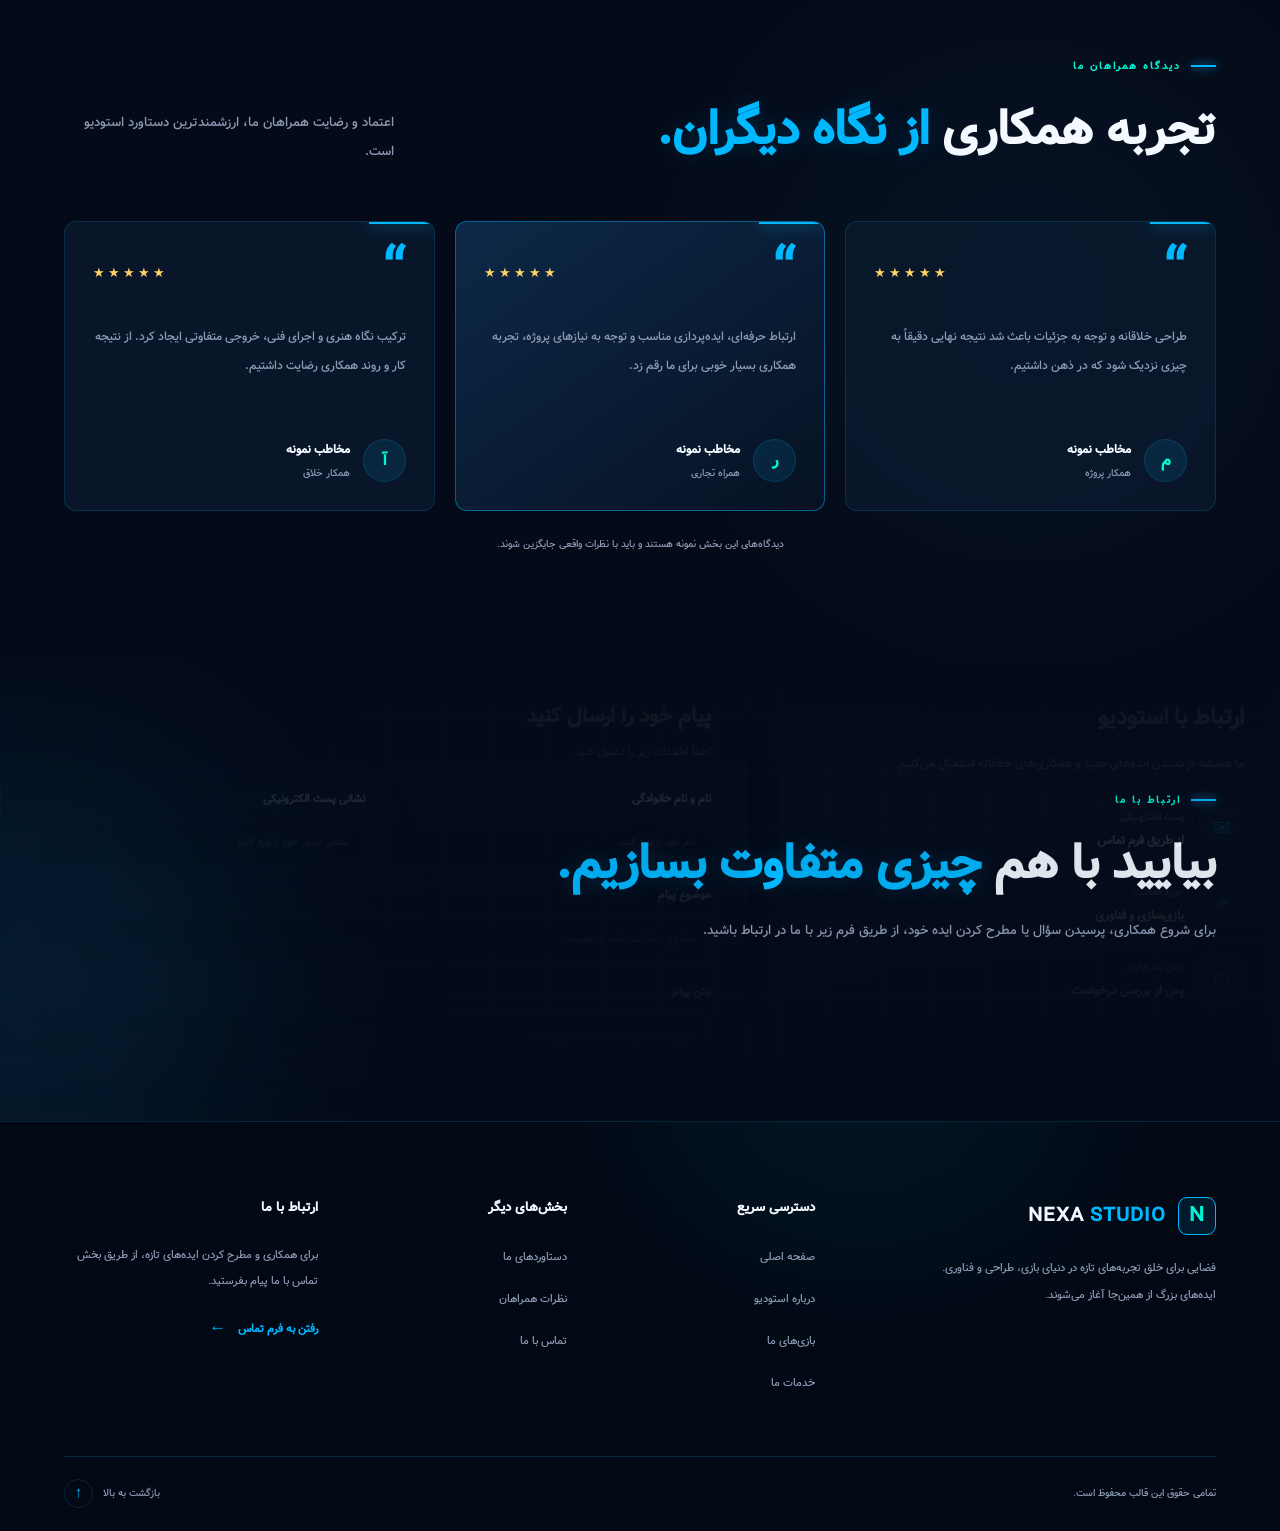
<file: demos/neon-blue/index.html>
<!DOCTYPE html>
<html lang="fa" dir="rtl">

<head>
    <!-- شروع تنظیمات اصلی صفحه -->

    <meta charset="UTF-8">
    <meta name="viewport" content="width=device-width, initial-scale=1.0">
    <meta name="theme-color" content="#050A18">

    <title>NEXA STUDIO | نئون آبی</title>

    <meta
        name="description"
        content="استودیو نکسا؛ تجربه‌ای متفاوت از دنیای بازی‌سازی، طراحی و فناوری."
    >
      
    <link rel="stylesheet" href="../../assets/css/demos/neon-blue.css">
     
    <!-- پایان تنظیمات اصلی صفحه -->
</head>

<body>

    <!-- شروع هدر و منوی اصلی -->

    <header class="nb-header" id="nb-header">

        <div class="nb-container nb-header__inner">

            <a href="#home" class="nb-logo" aria-label="صفحه اصلی نکسا">
                NEXA<span>STUDIO</span>
                <span class="nb-logo__dot"></span>
            </a>

            <button
                class="nb-menu-toggle"
                id="nb-menu-toggle"
                type="button"
                aria-label="باز کردن منو"
                aria-expanded="false"
                aria-controls="nb-navigation">

                <span></span>
                <span></span>
                <span></span>

            </button>

            <nav class="nb-navigation" id="nb-navigation">

                <a href="#home" class="nb-navigation__link active">
                    خانه
                </a>

                <a href="#games" class="nb-navigation__link">
                    بازی‌ها
                </a>

                <a href="#about" class="nb-navigation__link">
                    درباره ما
                </a>

                <a href="#services" class="nb-navigation__link">
                    خدمات
                </a>

                <a href="#stats" class="nb-navigation__link">
                    دستاوردها
                </a>

                <a href="#testimonials" class="nb-navigation__link">
                    نظرات
                </a>

                <a href="#contact" class="nb-navigation__link">
                    تماس با ما
                </a>

            </nav>

            <a href="#games" class="nb-header__button">
                مشاهده بازی‌ها
                <span>↗</span>
            </a>

        </div>

    </header>

    <!-- پایان هدر و منوی اصلی -->


    <main>

        <!-- شروع بخش اصلی معرفی -->

        <section class="nb-hero" id="home">

            <div class="nb-hero__background">

                <div class="nb-hero__glow nb-hero__glow--one"></div>
                <div class="nb-hero__glow nb-hero__glow--two"></div>

                <div class="nb-hero__grid"></div>

            </div>

            <div class="nb-container nb-hero__container">

                <div class="nb-hero__content">

                    <span class="nb-hero__eyebrow">
                        <span class="nb-status-dot"></span>
                        نسل بعدی بازی‌سازی
                    </span>

                    <h1 class="nb-hero__title">
                        آینده بازی‌ها
                        <span>از اینجا آغاز می‌شود.</span>
                    </h1>

                    <p class="nb-hero__description">
                        ما در NEXA STUDIO مرزهای خلاقیت و فناوری را
                        جابه‌جا می‌کنیم تا تجربه‌هایی فراموش‌نشدنی
                        در دنیای بازی‌های ویدیویی خلق کنیم.
                    </p>

                    <div class="nb-hero__actions">

                        <a href="#games" class="nb-button nb-button--primary">
                            کشف بازی‌ها
                            <span>↗</span>
                        </a>

                        <a href="#about" class="nb-button nb-button--outline">
                            بیشتر درباره ما
                        </a>

                    </div>

                    <div class="nb-hero__statistics">

                        <div class="nb-stat">
                            <strong>۱۲+</strong>
                            <span>پروژه خلاقانه</span>
                        </div>

                        <div class="nb-stat__divider"></div>

                        <div class="nb-stat">
                            <strong>۸+</strong>
                            <span>سال تجربه</span>
                        </div>

                        <div class="nb-stat__divider"></div>

                        <div class="nb-stat">
                            <strong>۲۴/۷</strong>
                            <span>خلاقیت بی‌وقفه</span>
                        </div>

                    </div>

                </div>


                <div class="nb-hero__visual">

                    <div class="nb-hero__visual-glow"></div>

                    <div class="nb-orbit nb-orbit--outer"></div>
                    <div class="nb-orbit nb-orbit--inner"></div>

                    <div class="nb-hero-card">

                        <div class="nb-hero-card__top">

                            <span class="nb-hero-card__label">
                                تجربه‌ای ویژه
                            </span>

                            <span class="nb-hero-card__status">
                                زنده
                            </span>

                        </div>

                        <div class="nb-hero-card__art">

                            <div class="nb-art__ring nb-art__ring--one"></div>
                            <div class="nb-art__ring nb-art__ring--two"></div>

                            <div class="nb-art__core">
                                <span>N</span>
                            </div>

                            <div class="nb-art__particle nb-art__particle--one"></div>
                            <div class="nb-art__particle nb-art__particle--two"></div>
                            <div class="nb-art__particle nb-art__particle--three"></div>

                        </div>

                        <div class="nb-hero-card__bottom">

                            <div>
                                <span>نیروی گرفته از خلاقیت</span>
                                <h3>فراتر از محدودیت‌ها</h3>
                            </div>

                            <span class="nb-hero-card__icon">↗</span>

                        </div>

                    </div>

                    <div class="nb-floating-tag nb-floating-tag--top">
                        <span>✦</span>
                        نوآوری
                    </div>

                    <div class="nb-floating-tag nb-floating-tag--bottom">
                        <span>⌁</span>
                        سطح بعدی
                    </div>

                </div>

            </div>

            <div class="nb-hero__scroll">
                <span></span>
                برای مشاهده بیشتر پیمایش کنید
            </div>

        </section>

        <!-- پایان بخش اصلی معرفی -->


        <!-- شروع بخش درباره استودیو -->

        <section class="nb-about" id="about">

            <div class="nb-container">

                <div class="nb-section-heading nb-reveal">

                    <span class="nb-section-eyebrow">
                        <span></span>
                        ما چه کسانی هستیم؟
                    </span>

                    <h2 class="nb-section-title">
                        ما فقط بازی نمی‌سازیم،
                        <span>جهان خلق می‌کنیم.</span>
                    </h2>

                    <p class="nb-section-description">
                        ترکیبی از خلاقیت، فناوری و داستان‌پردازی برای ساخت
                        تجربه‌هایی که از مرزهای معمول فراتر می‌روند.
                    </p>

                </div>

                <div class="nb-about__grid">

                    <div class="nb-about__visual nb-reveal">

                        <div class="nb-about__image">

                            <div class="nb-about__image-grid"></div>

                            <div class="nb-about__symbol">
                                <span>N</span>
                                <div class="nb-about__symbol-ring"></div>
                            </div>

                            <div class="nb-about__image-caption">
                                <span>آغاز فعالیت: ۲۰۱۸</span>
                                <span>خلق آینده</span>
                            </div>

                        </div>

                        <div class="nb-about__floating-card">

                            <span class="nb-about__floating-icon">✦</span>

                            <div>
                                <strong>فراتر از خلاقیت</strong>
                                <span>نوآوری بدون محدودیت</span>
                            </div>

                        </div>

                    </div>

                    <div class="nb-about__content nb-reveal">

                        <span class="nb-about__tag">
                            چشم‌انداز نکسا
                        </span>

                        <h3>
                            آینده صنعت بازی‌سازی
                            <span>با ایده‌های متفاوت ساخته می‌شود.</span>
                        </h3>

                        <p>
                            در NEXA STUDIO باور داریم که هر بازی می‌تواند
                            شروع یک ماجراجویی جدید باشد. هدف ما خلق دنیاهایی
                            است که بازیکنان بتوانند در آن‌ها زندگی کنند،
                            کشف کنند و داستان خودشان را بسازند.
                        </p>

                        <p>
                            با استفاده از فناوری‌های مدرن، طراحی خلاقانه
                            و توجه به جزئیات، تلاش می‌کنیم استانداردهای
                            جدیدی در تجربه بازی‌های ویدیویی ایجاد کنیم.
                        </p>

                        <div class="nb-about__features">

                            <div class="nb-about__feature">

                                <span class="nb-about__feature-icon">✧</span>

                                <div>
                                    <strong>خلاقیت نامحدود</strong>
                                    <span>ایده‌هایی فراتر از انتظار</span>
                                </div>

                            </div>

                            <div class="nb-about__feature">

                                <span class="nb-about__feature-icon">⌘</span>

                                <div>
                                    <strong>فناوری مدرن</strong>
                                    <span>استفاده از فناوری‌های روز</span>
                                </div>

                            </div>

                        </div>

                        <a href="#contact" class="nb-about__link">
                            آشنایی بیشتر با ما
                            <span>↗</span>
                        </a>

                    </div>

                </div>

                <div class="nb-about__bottom nb-reveal">

                    <div class="nb-about__stat">
                        <strong data-counter="12">۰</strong>
                        <span>پروژه خلاقانه</span>
                    </div>

                    <div class="nb-about__stat">
                        <strong data-counter="8">۰</strong>
                        <span>سال تجربه</span>
                    </div>

                    <div class="nb-about__stat">
                        <strong data-counter="25">۰</strong>
                        <span>عضو تیم</span>
                    </div>

                    <div class="nb-about__stat">
                        <strong data-counter="100">۰</strong>
                        <span>درصد خلاقیت</span>
                    </div>

                </div>

            </div>

        </section>

        <!-- پایان بخش درباره استودیو -->


        <!-- شروع بخش بازی‌های استودیو -->

        <section class="nb-games" id="games">

            <div class="nb-container">

                <div class="nb-games__heading nb-reveal">

                    <div class="nb-section-heading">

                        <span class="nb-section-eyebrow">
                            <span></span>
                            پروژه‌های ما
                        </span>

                        <h2 class="nb-section-title">
                            دنیای بازی‌های
                            <span>ما را کشف کن.</span>
                        </h2>

                        <p class="nb-section-description">
                            مجموعه‌ای از دنیاهای متفاوت، داستان‌های جذاب
                            و تجربه‌های فراموش‌نشدنی.
                        </p>

                    </div>

                    <a href="#contact" class="nb-games__all">
                        همکاری با ما
                        <span>↗</span>
                    </a>

                </div>

                <div
                    class="nb-games__filters nb-reveal"
                    role="group"
                    aria-label="فیلتر بازی‌ها">

                    <button
                        class="nb-filter active"
                        type="button"
                        data-filter="all"
                        aria-pressed="true">
                        همه بازی‌ها
                    </button>

                    <button
                        class="nb-filter"
                        type="button"
                        data-filter="action"
                        aria-pressed="false">
                        اکشن
                    </button>

                    <button
                        class="nb-filter"
                        type="button"
                        data-filter="adventure"
                        aria-pressed="false">
                        ماجراجویی
                    </button>

                    <button
                        class="nb-filter"
                        type="button"
                        data-filter="strategy"
                        aria-pressed="false">
                        استراتژی
                    </button>

                </div>

                <div class="nb-games__grid">

                    <article class="nb-game-card nb-reveal" data-category="action">

                        <div class="nb-game-card__visual nb-game-card__visual--one">

                            <div class="nb-game-card__visual-grid"></div>

                            <div class="nb-game-art nb-game-art--one">
                                <span>۰۱</span>
                                <div></div>
                            </div>

                            <span class="nb-game-card__number">بازی ۰۱</span>
                            <span class="nb-game-card__genre">اکشن</span>

                        </div>

                        <div class="nb-game-card__content">

                            <div>
                                <span class="nb-game-card__category">
                                    اکشن / هیجان‌انگیز
                                </span>

                                <h3>پروژه نکسوس</h3>
                            </div>

                            <a
                                href="#contact"
                                class="nb-game-card__link"
                                aria-label="مشاهده جزئیات پروژه نکسوس">
                                ↗
                            </a>

                        </div>

                    </article>


                    <article class="nb-game-card nb-reveal" data-category="adventure">

                        <div class="nb-game-card__visual nb-game-card__visual--two">

                            <div class="nb-game-card__visual-grid"></div>

                            <div class="nb-game-art nb-game-art--two">
                                <span>۰۲</span>
                                <div></div>
                            </div>

                            <span class="nb-game-card__number">بازی ۰۲</span>
                            <span class="nb-game-card__genre">ماجراجویی</span>

                        </div>

                        <div class="nb-game-card__content">

                            <div>
                                <span class="nb-game-card__category">
                                    ماجراجویی / داستانی
                                </span>

                                <h3>فراتر از جهان‌ها</h3>
                            </div>

                            <a
                                href="#contact"
                                class="nb-game-card__link"
                                aria-label="مشاهده جزئیات فراتر از جهان‌ها">
                                ↗
                            </a>

                        </div>

                    </article>


                    <article class="nb-game-card nb-reveal" data-category="strategy">

                        <div class="nb-game-card__visual nb-game-card__visual--three">

                            <div class="nb-game-card__visual-grid"></div>

                            <div class="nb-game-art nb-game-art--three">
                                <span>۰۳</span>
                                <div></div>
                            </div>

                            <span class="nb-game-card__number">بازی ۰۳</span>
                            <span class="nb-game-card__genre">استراتژی</span>

                        </div>

                        <div class="nb-game-card__content">

                            <div>
                                <span class="nb-game-card__category">
                                    استراتژی / تاکتیکی
                                </span>

                                <h3>امپراتوری سایبری</h3>
                            </div>

                            <a
                                href="#contact"
                                class="nb-game-card__link"
                                aria-label="مشاهده جزئیات امپراتوری سایبری">
                                ↗
                            </a>

                        </div>

                    </article>

                </div>

                <div class="nb-games__footer nb-reveal">

                    <span>
                        دنیاهای بیشتر، فرصت‌های بیشتر
                    </span>

                    <div class="nb-games__footer-line"></div>

                    <span>
                        NEXA STUDIO ©
                    </span>

                </div>

            </div>

        </section>

        <!-- پایان بخش بازی‌های استودیو -->


        <!-- شروع بخش خدمات استودیو -->

        <section class="nb-services" id="services">

            <div class="nb-container">

                <div class="nb-section-heading nb-services__heading">

                    <span class="nb-section-eyebrow">
                        <span></span>
                        خدمات تخصصی ما
                    </span>

                    <h2 class="nb-section-title">
                        ایده‌های شما،
                        <span>تجربه‌های واقعی ما.</span>
                    </h2>

                    <p class="nb-section-description">
                        از اولین ایده تا محصول نهایی، در تمام مسیر ساخت
                        یک تجربه دیجیتال متفاوت همراه شما هستیم.
                    </p>

                </div>

                <div class="nb-services__grid">

                    <article class="nb-service-card">

                        <div class="nb-service-card__top">
                            <span class="nb-service-card__number">۰۱</span>
                            <span class="nb-service-card__icon">✧</span>
                        </div>

                        <h3>طراحی و توسعه بازی</h3>

                        <p>
                            ساخت بازی‌های ویدیویی با طراحی خلاقانه،
                            مکانیک‌های جذاب و تجربه کاربری حرفه‌ای.
                        </p>

                        <a href="#contact" class="nb-service-card__link">
                            درخواست همکاری
                            <span>←</span>
                        </a>

                    </article>


                    <article class="nb-service-card">

                        <div class="nb-service-card__top">
                            <span class="nb-service-card__number">۰۲</span>
                            <span class="nb-service-card__icon">◇</span>
                        </div>

                        <h3>طراحی سه‌بعدی</h3>

                        <p>
                            خلق شخصیت‌ها، محیط‌ها و دارایی‌های سه‌بعدی
                            با جزئیات دقیق و سبک بصری منحصربه‌فرد.
                        </p>

                        <a href="#contact" class="nb-service-card__link">
                            درخواست همکاری
                            <span>←</span>
                        </a>

                    </article>


                    <article class="nb-service-card">

                        <div class="nb-service-card__top">
                            <span class="nb-service-card__number">۰۳</span>
                            <span class="nb-service-card__icon">⌘</span>
                        </div>

                        <h3>برنامه‌نویسی و امور فنی</h3>

                        <p>
                            پیاده‌سازی سیستم‌های بازی، هوش مصنوعی،
                            بهینه‌سازی عملکرد و قابلیت‌های تعاملی.
                        </p>

                        <a href="#contact" class="nb-service-card__link">
                            درخواست همکاری
                            <span>←</span>
                        </a>

                    </article>


                    <article class="nb-service-card">

                        <div class="nb-service-card__top">
                            <span class="nb-service-card__number">۰۴</span>
                            <span class="nb-service-card__icon">✦</span>
                        </div>

                        <h3>طراحی رابط کاربری</h3>

                        <p>
                            طراحی رابط‌های کاربری مدرن، زیبا و کاربردی
                            برای بازی‌ها و محصولات دیجیتال.
                        </p>

                        <a href="#contact" class="nb-service-card__link">
                            درخواست همکاری
                            <span>←</span>
                        </a>

                    </article>

                </div>

                <div class="nb-services__banner">

                    <div class="nb-services__banner-content">

                        <span>آماده شروع یک پروژه جدید هستید؟</span>

                        <h3>
                            بیایید ایده بعدی شما را
                            <strong>به واقعیت تبدیل کنیم.</strong>
                        </h3>

                    </div>

                    <a href="#contact" class="nb-button nb-button--primary">
                        شروع همکاری
                        <span>↗</span>
                    </a>

                </div>

            </div>

        </section>

        <!-- پایان بخش خدمات استودیو -->


        <!-- شروع بخش آمار استودیو -->

        <section class="nb-stats" id="stats">

            <div class="nb-container">

                <div class="nb-stats__heading">

                    <span class="nb-section-eyebrow">
                        <span></span>
                        دستاوردهای ما
                    </span>

                    <h2 class="nb-section-title">
                        نتیجه تلاش ما،
                        <span>اعداد ما هستند.</span>
                    </h2>

                </div>

                <div class="nb-stats__grid">

                    <article class="nb-stat-card">
                        <span class="nb-stat-card__icon">✦</span>
                        <strong class="nb-stat-card__number" data-target="24">۰</strong>
                        <span class="nb-stat-card__label">پروژه تکمیل‌شده</span>
                    </article>

                    <article class="nb-stat-card">
                        <span class="nb-stat-card__icon">◇</span>
                        <strong class="nb-stat-card__number" data-target="12">۰</strong>
                        <span class="nb-stat-card__label">بازی طراحی‌شده</span>
                    </article>

                    <article class="nb-stat-card">
                        <span class="nb-stat-card__icon">⌘</span>
                        <strong class="nb-stat-card__number" data-target="8">۰</strong>
                        <span class="nb-stat-card__label">عضو متخصص</span>
                    </article>

                    <article class="nb-stat-card">
                        <span class="nb-stat-card__icon">∞</span>
                        <strong class="nb-stat-card__number" data-target="6">۰</strong>
                        <span class="nb-stat-card__label">سال تجربه</span>
                    </article>

                </div>

            </div>

        </section>

        <!-- پایان بخش آمار استودیو -->


        <!-- شروع بخش نظرات همراهان -->

        <section class="nb-testimonials" id="testimonials">

            <div class="nb-container">

                <div class="nb-testimonials__heading">

                    <div>

                        <span class="nb-section-eyebrow">
                            <span></span>
                            دیدگاه همراهان ما
                        </span>

                        <h2 class="nb-section-title">
                            تجربه همکاری
                            <span>از نگاه دیگران.</span>
                        </h2>

                    </div>

                    <p class="nb-section-description">
                        اعتماد و رضایت همراهان ما، ارزشمندترین دستاورد استودیو است.
                    </p>

                </div>

                <div class="nb-testimonials__grid">

                    <article class="nb-testimonial-card">

                        <div class="nb-testimonial-card__top">

                            <span class="nb-testimonial-card__quote">“</span>

                            <div
                                class="nb-testimonial-card__stars"
                                aria-label="امتیاز پنج از پنج">
                                ★★★★★
                            </div>

                        </div>

                        <p class="nb-testimonial-card__text">
                            طراحی خلاقانه و توجه به جزئیات باعث شد نتیجه نهایی
                            دقیقاً به چیزی نزدیک شود که در ذهن داشتیم.
                        </p>

                        <div class="nb-testimonial-card__author">

                            <div class="nb-testimonial-card__avatar">م</div>

                            <div>
                                <h3>مخاطب نمونه</h3>
                                <span>همکار پروژه</span>
                            </div>

                        </div>

                    </article>


                    <article class="nb-testimonial-card nb-testimonial-card--featured">

                        <div class="nb-testimonial-card__top">

                            <span class="nb-testimonial-card__quote">“</span>

                            <div
                                class="nb-testimonial-card__stars"
                                aria-label="امتیاز پنج از پنج">
                                ★★★★★
                            </div>

                        </div>

                        <p class="nb-testimonial-card__text">
                            ارتباط حرفه‌ای، ایده‌پردازی مناسب و توجه به نیازهای
                            پروژه، تجربه همکاری بسیار خوبی برای ما رقم زد.
                        </p>

                        <div class="nb-testimonial-card__author">

                            <div class="nb-testimonial-card__avatar">ر</div>

                            <div>
                                <h3>مخاطب نمونه</h3>
                                <span>همراه تجاری</span>
                            </div>

                        </div>

                    </article>


                    <article class="nb-testimonial-card">

                        <div class="nb-testimonial-card__top">

                            <span class="nb-testimonial-card__quote">“</span>

                            <div
                                class="nb-testimonial-card__stars"
                                aria-label="امتیاز پنج از پنج">
                                ★★★★★
                            </div>

                        </div>

                        <p class="nb-testimonial-card__text">
                            ترکیب نگاه هنری و اجرای فنی، خروجی متفاوتی ایجاد کرد.
                            از نتیجه کار و روند همکاری رضایت داشتیم.
                        </p>

                        <div class="nb-testimonial-card__author">

                            <div class="nb-testimonial-card__avatar">آ</div>

                            <div>
                                <h3>مخاطب نمونه</h3>
                                <span>همکار خلاق</span>
                            </div>

                        </div>

                    </article>

                </div>

                <p class="nb-testimonials__note">
                    دیدگاه‌های این بخش نمونه هستند و باید با نظرات واقعی جایگزین شوند.
                </p>

            </div>

        </section>

        <!-- پایان بخش نظرات همراهان -->


        <!-- شروع بخش تماس با ما -->

        <section class="nb-contact" id="contact">

            <div class="nb-contact__background">
                <div class="nb-contact__glow"></div>
                <div class="nb-contact__grid"></div>
            </div>

            <div class="nb-container">

                <div class="nb-section-heading nb-contact__heading">

                    <span class="nb-section-eyebrow">
                        <span></span>
                        ارتباط با ما
                    </span>

                    <h2 class="nb-section-title">
                        بیایید با هم
                        <span>چیزی متفاوت بسازیم.</span>
                    </h2>

                    <p class="nb-section-description">
                        برای شروع همکاری، پرسیدن سؤال یا مطرح کردن ایده خود،
                        از طریق فرم زیر با ما در ارتباط باشید.
                    </p>

                </div>

                <div class="nb-contact__grid">

                    <div class="nb-contact__information">

                        <h3>ارتباط با استودیو</h3>

                        <p>
                            ما همیشه از شنیدن ایده‌های جدید و همکاری‌های خلاقانه
                            استقبال می‌کنیم.
                        </p>

                        <div class="nb-contact__item">

                            <span class="nb-contact__item-icon">✉</span>

                            <div>
                                <span>پست الکترونیکی</span>
                                <strong>از طریق فرم تماس</strong>
                            </div>

                        </div>

                        <div class="nb-contact__item">

                            <span class="nb-contact__item-icon">⌖</span>

                            <div>
                                <span>حوزه فعالیت</span>
                                <strong>بازی‌سازی و فناوری</strong>
                            </div>

                        </div>

                        <div class="nb-contact__item">

                            <span class="nb-contact__item-icon">◷</span>

                            <div>
                                <span>زمان پاسخ‌گویی</span>
                                <strong>پس از بررسی درخواست</strong>
                            </div>

                        </div>

                        <div class="nb-contact__decoration">
                            <span>NEXA</span>
                            <div></div>
                        </div>

                    </div>


                    <div class="nb-contact__form-wrapper">

                        <form
                            class="nb-contact__form"
                            id="nb-contact-form"
                            novalidate>

                            <div class="nb-contact__form-heading">
                                <h3>پیام خود را ارسال کنید</h3>
                                <p>لطفاً اطلاعات زیر را تکمیل کنید.</p>
                            </div>

                            <div class="nb-form-row">

                                <div class="nb-form-group">

                                    <label for="nb-name">
                                        نام و نام خانوادگی
                                    </label>

                                    <input
                                        type="text"
                                        id="nb-name"
                                        name="name"
                                        placeholder="نام خود را وارد کنید"
                                        autocomplete="name"
                                        required
                                        minlength="2">

                                </div>

                                <div class="nb-form-group">

                                    <label for="nb-email">
                                        نشانی پست الکترونیکی
                                    </label>

                                    <input
                                        type="email"
                                        id="nb-email"
                                        name="email"
                                        placeholder="نشانی ایمیل خود را وارد کنید"
                                        autocomplete="email"
                                        required>

                                </div>

                            </div>

                            <div class="nb-form-group">

                                <label for="nb-subject">
                                    موضوع پیام
                                </label>

                                <input
                                    type="text"
                                    id="nb-subject"
                                    name="subject"
                                    placeholder="موضوع درخواست خود را بنویسید"
                                    required
                                    minlength="3">

                            </div>

                            <div class="nb-form-group">

                                <label for="nb-message">
                                    متن پیام
                                </label>

                                <textarea
                                    id="nb-message"
                                    name="message"
                                    rows="5"
                                    placeholder="درباره ایده یا درخواست خود توضیح دهید..."
                                    required
                                    minlength="10"></textarea>

                            </div>

                            <button
                                type="submit"
                                class="nb-contact__submit">

                                <span>ثبت و بررسی پیام</span>
                                <span>←</span>

                            </button>

                            <p
                                class="nb-contact__status"
                                id="nb-contact-status"
                                role="status"
                                aria-live="polite">
                            </p>

                        </form>

                    </div>

                </div>

            </div>

        </section>

        <!-- پایان بخش تماس با ما -->

    </main>


    <!-- شروع پاورقی سایت -->

    <footer class="nb-footer" id="footer">

        <div class="nb-footer__glow"></div>

        <div class="nb-container">

            <div class="nb-footer__main">

                <div class="nb-footer__about">

                    <a
                        href="#home"
                        class="nb-footer__brand"
                        aria-label="بازگشت به ابتدای صفحه">

                        <span class="nb-footer__brand-icon">N</span>

                        <span>NEXA <strong>STUDIO</strong></span>

                    </a>

                    <p>
                        فضایی برای خلق تجربه‌های تازه در دنیای بازی،
                        طراحی و فناوری. ایده‌های بزرگ از همین‌جا آغاز می‌شوند.
                    </p>

                </div>


                <div class="nb-footer__column">

                    <h3>دسترسی سریع</h3>

                    <ul>
                        <li><a href="#home">صفحه اصلی</a></li>
                        <li><a href="#about">درباره استودیو</a></li>
                        <li><a href="#games">بازی‌های ما</a></li>
                        <li><a href="#services">خدمات ما</a></li>
                    </ul>

                </div>


                <div class="nb-footer__column">

                    <h3>بخش‌های دیگر</h3>

                    <ul>
                        <li><a href="#stats">دستاوردهای ما</a></li>
                        <li><a href="#testimonials">نظرات همراهان</a></li>
                        <li><a href="#contact">تماس با ما</a></li>
                    </ul>

                </div>


                <div class="nb-footer__column nb-footer__contact">

                    <h3>ارتباط با ما</h3>

                    <p>
                        برای همکاری و مطرح کردن ایده‌های تازه،
                        از طریق بخش تماس با ما پیام بفرستید.
                    </p>

                    <a href="#contact" class="nb-footer__contact-link">
                        رفتن به فرم تماس
                        <span>←</span>
                    </a>

                </div>

            </div>


            <div class="nb-footer__bottom">

                <p>
                    تمامی حقوق این قالب محفوظ است.
                </p>

                <a href="#home" class="nb-footer__back-top">
                    بازگشت به بالا
                    <span>↑</span>
                </a>

            </div>

        </div>

    </footer>

    <!-- پایان پاورقی سایت -->


    <!-- شروع اتصال فایل جاوااسکریپت -->

    <script src="../../assets/js/neon-blue.js" defer></script>

    <!-- پایان اتصال فایل جاوااسکریپت -->

</body>
</html>
</file>
<file: assets/css/preview.css>
/* ========================================
   شروع تنظیمات اصلی و متغیرهای طراحی
======================================== */

@font-face {
    font-family: "Vazir";
    src: url("../fonts/Vazir-Medium.woff") format("woff2");
    font-weight: 400;
    font-style: normal;
    font-display: swap;
}

:root {
    /* رنگ‌های اصلی */
    --color-background: #10131C;
    --color-surface: #191F2D;
    --color-surface-light: #20283A;
    --color-primary: #8B5CF6;
    --color-secondary: #00D9FF;
    --color-text: #F4F5F7;
    --color-text-muted: #A4A9B7;
    --color-border: rgba(255, 255, 255, 0.08);

    /* تنظیمات ظاهری */
    --font-main: "Vazir", sans-serif;
    --radius-small: 8px;
    --radius-medium: 16px;
    --radius-large: 24px;
    --container-width: 1200px;
    --header-height: 90px;
    --border-radius: 16px;
    --transition-default: 0.3s ease;
}

/* پایان تنظیمات اصلی و متغیرهای طراحی */


/* ========================================
   شروع بازنشانی و تنظیمات عمومی
======================================== */

* {
    margin: 0;
    padding: 0;
    box-sizing: border-box;
}

html {
    scroll-behavior: smooth;
    scroll-padding-top: 100px;
}

body {
    font-family: var(--font-main);
    background-color: var(--color-background);
    color: var(--color-text);
    line-height: 1.8;
    overflow-x: hidden;
}

a {
    color: inherit;
    text-decoration: none;
}

button,
input,
textarea {
    font: inherit;
}

button,
a {
    -webkit-tap-highlight-color: transparent;
}

.container {
    width: min(90%, var(--container-width));
    margin-inline: auto;
}

::selection {
    background-color: var(--color-primary);
    color: #ffffff;
}

/* پایان بازنشانی و تنظیمات عمومی */


/* ========================================
   شروع هدر سایت
======================================== */

.site-header {
    position: sticky;
    top: 0;
    z-index: 1000;

    height: var(--header-height);

    background-color: rgba(16, 19, 28, 0.88);
    backdrop-filter: blur(18px);

    border-bottom: 1px solid var(--color-border);
}

.header-container {
    height: 100%;
    display: flex;
    align-items: center;
    justify-content: space-between;
    gap: 30px;
}

.logo {
    font-size: 24px;
    font-weight: 900;
    letter-spacing: 1px;
    white-space: nowrap;
}

.logo span {
    color: var(--color-primary);
    margin-right: 5px;
}

.main-navigation {
    display: flex;
    align-items: center;
    gap: 32px;
}

.main-navigation a {
    color: var(--color-text-muted);
    font-size: 14px;
    transition: color var(--transition-default);
}

.main-navigation a:hover {
    color: var(--color-secondary);
}

.header-button {
    padding: 10px 20px;
    border: 1px solid var(--color-primary);
    border-radius: var(--radius-small);

    color: var(--color-text);
    font-size: 13px;

    transition:
        background-color var(--transition-default),
        box-shadow var(--transition-default);
}

.header-button:hover {
    background-color: var(--color-primary);
    box-shadow: 0 0 20px rgba(139, 92, 246, 0.3);
}

/* پایان هدر سایت */


/* ========================================
   شروع بخش معرفی اصلی
======================================== */

.hero-section {
    position: relative;
    padding: 120px 0 140px;
    overflow: hidden;
}

.hero-section::before {
    content: "";
    position: absolute;

    width: 500px;
    height: 500px;

    top: -180px;
    right: -150px;

    background: rgba(139, 92, 246, 0.13);
    filter: blur(120px);
    border-radius: 50%;

    pointer-events: none;
}

.hero-container {
    position: relative;
    display: grid;
    grid-template-columns: 1.1fr 0.9fr;
    align-items: center;
    gap: 70px;
}

.hero-content {
    max-width: 620px;
}

.hero-label,
.section-label {
    display: inline-block;
    color: var(--color-secondary);
    font-size: 13px;
    font-weight: 700;
    letter-spacing: 1px;
}

.hero-label {
    padding: 8px 16px;
    margin-bottom: 24px;

    background-color: rgba(0, 217, 255, 0.07);
    border: 1px solid rgba(0, 217, 255, 0.2);
    border-radius: 50px;
}

.hero-content h1 {
    font-size: clamp(36px, 5vw, 60px);
    line-height: 1.5;
    font-weight: 900;
    margin-bottom: 20px;
}

.hero-content h1 span,
.section-heading h2 span {
    display: block;
    color: var(--color-primary);
}

.hero-content p {
    max-width: 550px;
    color: var(--color-text-muted);
    font-size: 16px;
    line-height: 2.2;
    margin-bottom: 32px;
}

.hero-actions {
    display: flex;
    flex-wrap: wrap;
    gap: 14px;
}

.button {
    display: inline-flex;
    align-items: center;
    justify-content: center;

    min-height: 50px;
    padding: 0 25px;

    border-radius: var(--radius-small);
    font-size: 14px;
    font-weight: 700;

    transition:
        transform var(--transition-default),
        background-color var(--transition-default),
        box-shadow var(--transition-default);
}

.button:hover {
    transform: translateY(-4px);
}

.button-primary {
    background: linear-gradient(
        135deg,
        var(--color-primary),
        #6D43D8
    );

    color: #ffffff;
    box-shadow: 0 8px 25px rgba(139, 92, 246, 0.2);
}

.button-primary:hover {
    box-shadow: 0 12px 30px rgba(139, 92, 246, 0.35);
}

.button-secondary {
    border: 1px solid var(--color-border);
    color: var(--color-text);
}

.button-secondary:hover {
    border-color: var(--color-secondary);
}

/* پایان بخش معرفی اصلی */


/* ========================================
   شروع تصویر گرافیکی Hero
======================================== */

.hero-visual {
    position: relative;
    display: flex;
    justify-content: center;
    align-items: center;
    min-height: 360px;
}

.hero-visual::before,
.hero-visual::after {
    content: "";
    position: absolute;
    border-radius: 50%;
    filter: blur(70px);
    pointer-events: none;
}

.hero-visual::before {
    width: 220px;
    height: 220px;
    background: rgba(139, 92, 246, 0.35);
}

.hero-visual::after {
    width: 150px;
    height: 150px;
    background: rgba(0, 217, 255, 0.2);
    transform: translate(100px, 100px);
}

.hero-visual-card {
    position: relative;
    z-index: 1;

    width: 100%;
    max-width: 420px;
    min-height: 300px;

    display: flex;
    flex-direction: column;
    justify-content: space-between;

    padding: 35px;

    background:
        linear-gradient(
            145deg,
            rgba(139, 92, 246, 0.25),
            rgba(16, 19, 28, 0.8) 55%,
            rgba(0, 217, 255, 0.12)
        );

    border: 1px solid rgba(255, 255, 255, 0.15);
    border-radius: var(--radius-large);

    box-shadow: 0 30px 80px rgba(0, 0, 0, 0.35);

    transform: rotate(-4deg);
    transition: transform 0.5s ease;
}

.hero-visual-card:hover {
    transform: rotate(0deg) translateY(-8px);
}

.visual-tag {
    color: var(--color-secondary);
    font-size: 12px;
    letter-spacing: 3px;
}

.visual-title {
    font-size: clamp(24px, 3vw, 34px);
    font-weight: 900;
    line-height: 1.5;
}

.visual-decoration {
    width: 80px;
    height: 4px;
    background: linear-gradient(
        90deg,
        var(--color-primary),
        var(--color-secondary)
    );
    border-radius: 10px;
}

/* پایان تصویر گرافیکی Hero */


/* ========================================
   شروع بخش معرفی دموها
======================================== */

.demos-section {
    padding: 100px 0;
    background-color: #131722;
}

.section-heading {
    text-align: center;
    max-width: 650px;
    margin: 0 auto 55px;
}

.section-heading h2 {
    font-size: clamp(28px, 4vw, 42px);
    line-height: 1.6;
    margin: 15px 0;
}

.section-heading p {
    color: var(--color-text-muted);
    font-size: 15px;
}

.demos-grid {
    display: grid;
    grid-template-columns: repeat(2, minmax(0, 1fr));
    gap: 28px;
}

.demo-card {
    overflow: hidden;

    background-color: var(--color-surface);
    border: 1px solid var(--color-border);
    border-radius: var(--radius-medium);

    transition:
        transform var(--transition-default),
        border-color var(--transition-default),
        box-shadow var(--transition-default);
}

.demo-card:hover {
    transform: translateY(-8px);
    border-color: rgba(139, 92, 246, 0.5);
    box-shadow: 0 20px 45px rgba(0, 0, 0, 0.25);
}

.demo-preview {
    min-height: 220px;

    display: flex;
    align-items: center;
    justify-content: center;

    position: relative;
    overflow: hidden;
}

.demo-preview::before {
    content: "";
    position: absolute;
    width: 200px;
    height: 200px;
    border: 1px solid rgba(255, 255, 255, 0.2);
    border-radius: 50%;
}

.demo-preview span {
    position: relative;
    z-index: 1;

    font-size: 22px;
    font-weight: 900;
    letter-spacing: 2px;
    text-align: center;
}

.demo-preview-purple {
    background: linear-gradient(135deg, #17112C, #6536B9);
    color: #ffffff;
}

.demo-preview-white {
    background: linear-gradient(135deg, #F5F5F5, #D8DDE8);
    color: #242938;
}

.demo-preview-red {
    background: linear-gradient(135deg, #171313, #8D252D);
    color: #ffffff;
}

.demo-preview-blue {
    background: linear-gradient(135deg, #071C36, #007D9D);
    color: #ffffff;
}

.demo-content {
    padding: 25px;
}

.demo-content h3 {
    font-size: 20px;
    margin-bottom: 8px;
}

.demo-content p {
    color: var(--color-text-muted);
    font-size: 14px;
    margin-bottom: 22px;
}

.demo-content a {
    display: inline-flex;
    align-items: center;
    justify-content: center;

    padding: 9px 20px;

    color: var(--color-secondary);
    border: 1px solid rgba(0, 217, 255, 0.3);
    border-radius: var(--radius-small);

    font-size: 13px;
    transition:
        color var(--transition-default),
        background-color var(--transition-default);
}

.demo-content a:hover {
    color: #10131C;
    background-color: var(--color-secondary);
}

/* پایان بخش معرفی دموها */


/* ========================================
   شروع فوتر سایت
======================================== */

.site-footer {
    padding: 25px 0;
    border-top: 1px solid var(--color-border);
    text-align: center;
}

.site-footer p {
    color: var(--color-text-muted);
    font-size: 13px;
}

/* پایان فوتر سایت */


/* ========================================
   شروع واکنش‌گرایی تبلت
======================================== */

@media (max-width: 992px) {

    .hero-container {
        gap: 35px;
    }

    .hero-section {
        padding: 90px 0;
    }

    .main-navigation {
        gap: 18px;
    }

}

/* پایان واکنش‌گرایی تبلت */


/* ========================================
   شروع واکنش‌گرایی موبایل
======================================== */

@media (max-width: 768px) {

    :root {
        --header-height: 72px;
    }

    .header-container {
        gap: 12px;
    }

    .logo {
        font-size: 20px;
    }

    .main-navigation {
        display: none;
    }

    .header-button {
        padding: 8px 12px;
        font-size: 12px;
    }

    .hero-section {
        padding: 75px 0;
    }

    .hero-container {
        grid-template-columns: 1fr;
        text-align: center;
    }

    .hero-content {
        margin-inline: auto;
    }

    .hero-content p {
        margin-inline: auto;
    }

    .hero-actions {
        justify-content: center;
    }

    .hero-visual {
        min-height: 280px;
    }

    .hero-visual-card {
        max-width: 360px;
        min-height: 250px;
    }

    .demos-section {
        padding: 75px 0;
    }

    .demos-grid {
        grid-template-columns: 1fr;
    }

}

/* پایان واکنش‌گرایی موبایل */


/* ========================================
   شروع تنظیمات موبایل کوچک
======================================== */

@media (max-width: 480px) {

    .container {
        width: 92%;
    }

    .hero-content h1 {
        font-size: 34px;
    }

    .hero-content p {
        font-size: 14px;
    }

    .button {
        width: 100%;
    }

    .hero-actions {
        flex-direction: column;
    }

    .hero-visual-card {
        min-height: 220px;
        padding: 25px;
    }

    .demo-preview {
        min-height: 180px;
    }

    .section-heading h2 {
        font-size: 27px;
    }

}

/* پایان تنظیمات موبایل کوچک */


/* ========================================
   شروع پشتیبانی از کاهش حرکت
======================================== */

@media (prefers-reduced-motion: reduce) {

    *,
    *::before,
    *::after {
        scroll-behavior: auto !important;
        transition-duration: 0.01ms !important;
        animation-duration: 0.01ms !important;
    }

}

/* پایان پشتیبانی از کاهش حرکت */


/* ========================================
   شروع بخش ویژگی‌های قالب
======================================== */

.features-section {
    padding: 110px 0;
    background-color: var(--color-background);
}

.features-grid {
    display: grid;
    grid-template-columns: repeat(3, minmax(0, 1fr));
    gap: 24px;
}

.feature-card {
    padding: 32px 26px;

    background-color: var(--color-surface);
    border: 1px solid var(--color-border);
    border-radius: var(--radius-medium);

    transition:
        transform var(--transition-default),
        border-color var(--transition-default),
        background-color var(--transition-default);
}

.feature-card:hover {
    transform: translateY(-7px);
    border-color: rgba(139, 92, 246, 0.5);
    background-color: var(--color-surface-light);
}

.feature-icon {
    width: 55px;
    height: 55px;

    display: flex;
    align-items: center;
    justify-content: center;

    margin-bottom: 22px;

    background: rgba(139, 92, 246, 0.12);
    border: 1px solid rgba(139, 92, 246, 0.25);
    border-radius: 15px;

    color: var(--color-secondary);
    font-size: 27px;

    transition:
        background-color var(--transition-default),
        transform var(--transition-default);
}

.feature-card:hover .feature-icon {
    background-color: rgba(0, 217, 255, 0.12);
    transform: scale(1.08);
}

.feature-card h3 {
    margin-bottom: 12px;
    font-size: 18px;
    font-weight: 800;
}

.feature-card p {
    color: var(--color-text-muted);
    font-size: 14px;
    line-height: 2.1;
}

/* پایان بخش ویژگی‌های قالب */


/* ========================================
   شروع واکنش‌گرایی بخش ویژگی‌ها
======================================== */

@media (max-width: 992px) {

    .features-grid {
        grid-template-columns: repeat(2, minmax(0, 1fr));
    }

}

@media (max-width: 600px) {

    .features-section {
        padding: 75px 0;
    }

    .features-grid {
        grid-template-columns: 1fr;
        gap: 18px;
    }

    .feature-card {
        padding: 25px 22px;
    }

}

/* پایان واکنش‌گرایی بخش ویژگی‌ها */


/* ========================================
   شروع بخش دعوت به خرید
======================================== */

.cta-section {
    padding: 85px 0;
    background-color: var(--color-background);
}

.cta-content {
    position: relative;
    overflow: hidden;

    padding: 65px 25px;
    text-align: center;

    background:
        radial-gradient(
            circle at 10% 90%,
            rgba(0, 217, 255, 0.13),
            transparent 35%
        ),
        linear-gradient(
            135deg,
            #211936,
            #171B2B 65%,
            #172B3A
        );

    border: 1px solid rgba(139, 92, 246, 0.3);
    border-radius: var(--radius-large);
}

.cta-content h2 {
    margin: 15px 0;
    font-size: clamp(27px, 4vw, 40px);
    line-height: 1.7;
}

.cta-content h2 span {
    display: block;
    color: var(--color-primary);
}

.cta-content p {
    max-width: 600px;
    margin: 0 auto 28px;

    color: var(--color-text-muted);
    font-size: 14px;
    line-height: 2.2;
}

.cta-content .button {
    min-width: 210px;
}

/* پایان بخش دعوت به خرید */


/* ========================================
   شروع واکنش‌گرایی بخش دعوت به خرید
======================================== */

@media (max-width: 600px) {

    .cta-section {
        padding: 60px 0;
    }

    .cta-content {
        padding: 45px 20px;
    }

}

/* پایان واکنش‌گرایی بخش دعوت به خرید */

/* ========================================
   شروع تصاویر پیش‌نمایش دموها
======================================== */

.demo-preview {
    height: 220px;
    min-height: 0;
    padding: 0;
    overflow: hidden;
}

.demo-preview::before {
    display: none;
}

.demo-preview img {
    display: block;
    width: 100%;
    height: 100%;
    object-fit: cover;
    object-position: top center;
}

/* پایان تصاویر پیش‌نمایش دموها */


/* ========================================
   شروع واکنش‌گرایی تصاویر دموها
======================================== */

@media (max-width: 480px) {

    .demo-preview {
        height: 180px;
    }

}

/* پایان واکنش‌گرایی تصاویر دموها */
</file>
<file: assets/css/style.css>
/* شروع بارگذاری فونت وزیر */

@font-face {
    font-family: "Vazir";
    src: url("../../assets/fonts/Vazir-Medium.woff") format("woff");
    font-weight: 400;
    font-style: normal;
    font-display: swap;
}

/* پایان بارگذاری فونت وزیر */


/* شروع اعمال فونت وزیر */

html,
body,
body * {
    font-family: "Vazir", Tahoma, sans-serif !important;
}

/* پایان اعمال فونت وزیر */


/* ==================================================
   شروع تنظیمات اصلی و متغیرهای پروژه
================================================== */

:root {
    /* رنگ‌های اصلی */
    --color-background: #10131C;
    --color-surface: #191F2D;
    --color-primary: #8B5CF6;
    --color-secondary: #00D9FF;
    --color-text: #F4F5F7;
    --color-text-muted: #A4A9B7;
    --color-border: rgba(255, 255, 255, 0.08);

    /* تنظیمات ظاهری */
    --container-width: 1200px;
    --header-height: 90px;
    --border-radius: 16px;
    --transition-default: 0.3s ease;
}

/* شروع بازنشانی استایل‌ها */

* {
    margin: 0;
    padding: 0;
    box-sizing: border-box;
}

html {
    scroll-behavior: smooth;
    scroll-padding-top: var(--header-height);
}

body {
    min-width: 320px;
    background-color: var(--color-background);
    color: var(--color-text);
    font-family: var(--font-main);
    line-height: 1.8;
    overflow-x: hidden;
}

a {
    color: inherit;
    text-decoration: none;
}

button {
    font: inherit;
}

ul {
    list-style: none;
}

img {
    display: block;
    max-width: 100%;
}

/* پایان بازنشانی استایل‌ها */


/* شروع کلاس‌های عمومی */

.container {
    width: min(100% - 40px, var(--container-width));
    margin-inline: auto;
}

/* پایان کلاس‌های عمومی */

/* پایان تنظیمات اصلی و متغیرهای پروژه */


/* ==================================================
   شروع استایل هدر
================================================== */

.site-header {
    position: relative;
    z-index: 100;
    height: var(--header-height);
    background-color: rgba(16, 19, 28, 0.9);
    border-bottom: 1px solid var(--color-border);
    backdrop-filter: blur(16px);
}

.header-container {
    height: 100%;
    display: flex;
    align-items: center;
    justify-content: space-between;
    gap: 25px;
}

/* شروع لوگو */

.site-logo {
    display: inline-flex;
    align-items: center;
    gap: 10px;
    flex-shrink: 0;
}

.logo-icon {
    width: 42px;
    height: 42px;
    display: grid;
    place-items: center;
    border-radius: 12px;
    background: linear-gradient(
        135deg,
        var(--color-primary),
        #6034D5
    );
    font-size: 23px;
    font-weight: 900;
    box-shadow: 0 0 25px rgba(139, 92, 246, 0.3);
}

.logo-text {
    direction: ltr;
    font-size: 18px;
    font-weight: 800;
    letter-spacing: 1px;
}

.logo-text span {
    color: var(--color-secondary);
}

/* پایان لوگو */


/* شروع منوی اصلی */

.navigation-list {
    display: flex;
    align-items: center;
    gap: 32px;
}

.navigation-link {
    position: relative;
    display: inline-block;
    padding-block: 10px;
    color: var(--color-text-muted);
    font-size: 14px;
    transition: color var(--transition-default);
}

.navigation-link::after {
    position: absolute;
    content: "";
    right: 0;
    bottom: 2px;
    width: 0;
    height: 2px;
    background-color: var(--color-primary);
    transition: width var(--transition-default);
}

.navigation-link:hover,
.navigation-link.active {
    color: var(--color-text);
}

.navigation-link:hover::after,
.navigation-link.active::after {
    width: 100%;
}

/* پایان منوی اصلی */


/* شروع دکمه تماس هدر */

.header-button {
    display: inline-flex;
    align-items: center;
    justify-content: center;
    gap: 12px;
    padding: 11px 20px;
    border: 1px solid rgba(139, 92, 246, 0.5);
    border-radius: 10px;
    background-color: rgba(139, 92, 246, 0.12);
    color: var(--color-text);
    font-size: 13px;
    transition: all var(--transition-default);
}

.header-button:hover {
    background-color: var(--color-primary);
    border-color: var(--color-primary);
}

.header-button span {
    color: var(--color-secondary);
    font-size: 18px;
}

/* پایان دکمه تماس هدر */


/* شروع دکمه منوی موبایل */

.menu-toggle {
    display: none;
    width: 42px;
    height: 42px;
    flex-direction: column;
    align-items: center;
    justify-content: center;
    gap: 6px;
    border: 1px solid var(--color-border);
    border-radius: 10px;
    background: var(--color-surface);
    cursor: pointer;
}

.menu-toggle span {
    width: 20px;
    height: 2px;
    border-radius: 5px;
    background-color: var(--color-text);
    transition: all var(--transition-default);
}

/* پایان دکمه منوی موبایل */

/* پایان استایل هدر */


/* ==================================================
   شروع استایل بخش هیرو
================================================== */

.hero-section {
    position: relative;
    min-height: 680px;
    display: flex;
    align-items: center;
    padding-block: 90px;
    overflow: hidden;
}

.hero-section::before {
    position: absolute;
    content: "";
    top: 5%;
    right: -200px;
    width: 450px;
    height: 450px;
    border-radius: 50%;
    background-color: rgba(139, 92, 246, 0.08);
    filter: blur(100px);
    pointer-events: none;
}

.hero-container {
    position: relative;
    z-index: 1;
    display: grid;
    grid-template-columns: 1fr 1fr;
    align-items: center;
    gap: 65px;
}

/* شروع محتوای متنی هیرو */

.hero-content {
    max-width: 570px;
}

.hero-badge {
    display: inline-flex;
    align-items: center;
    gap: 10px;
    padding: 8px 15px;
    margin-bottom: 25px;
    border: 1px solid rgba(139, 92, 246, 0.25);
    border-radius: 50px;
    background-color: rgba(139, 92, 246, 0.08);
    color: #C4AEFF;
    font-size: 12px;
}

.badge-dot {
    width: 8px;
    height: 8px;
    border-radius: 50%;
    background-color: var(--color-secondary);
    box-shadow: 0 0 12px var(--color-secondary);
}

.hero-title {
    margin-bottom: 22px;
    font-size: clamp(34px, 4.5vw, 58px);
    font-weight: 900;
    line-height: 1.5;
}

.hero-title span {
    display: block;
    color: var(--color-primary);
    text-shadow: 0 0 30px rgba(139, 92, 246, 0.25);
}

.hero-description {
    max-width: 470px;
    margin-bottom: 32px;
    color: var(--color-text-muted);
    font-size: 15px;
    line-height: 2.2;
}

/* پایان محتوای متنی هیرو */


/* شروع دکمه‌های هیرو */

.hero-actions {
    display: flex;
    flex-wrap: wrap;
    align-items: center;
    gap: 15px;
}

.primary-button,
.secondary-button {
    min-height: 52px;
    display: inline-flex;
    align-items: center;
    justify-content: center;
    gap: 15px;
    padding-inline: 25px;
    border-radius: 10px;
    font-size: 13px;
    transition: all var(--transition-default);
}

.primary-button {
    background: linear-gradient(
        135deg,
        var(--color-primary),
        #7040DD
    );
    box-shadow: 0 8px 25px rgba(139, 92, 246, 0.2);
}

.primary-button:hover {
    transform: translateY(-3px);
    box-shadow: 0 12px 30px rgba(139, 92, 246, 0.35);
}

.primary-button span {
    color: var(--color-secondary);
    font-size: 19px;
}

.secondary-button {
    border: 1px solid var(--color-border);
    color: var(--color-text-muted);
}

.secondary-button:hover {
    border-color: var(--color-primary);
    color: var(--color-text);
}

/* پایان دکمه‌های هیرو */


/* شروع آمار استودیو */

.hero-stats {
    display: flex;
    align-items: center;
    gap: 28px;
    margin-top: 55px;
}

.stat-item {
    display: flex;
    flex-direction: column;
    gap: 3px;
}

.stat-item strong {
    color: var(--color-secondary);
    font-size: 25px;
    font-weight: 800;
    direction: ltr;
    text-align: right;
}

.stat-item span {
    color: var(--color-text-muted);
    font-size: 11px;
}

.stat-divider {
    width: 1px;
    height: 40px;
    background-color: var(--color-border);
}

/* پایان آمار استودیو */


/* شروع تصویر هیرو */

.hero-visual {
    position: relative;
    min-width: 0;
}

.hero-image-wrapper {
    position: relative;
    min-height: 430px;
    overflow: hidden;
    border: 1px solid rgba(139, 92, 246, 0.3);
    border-radius: 24px;
    background-color: var(--color-surface);
    box-shadow: 0 25px 80px rgba(0, 0, 0, 0.35);
}

.hero-image {
    position: absolute;
    inset: 0;
    width: 100%;
    height: 100%;
    object-fit: cover;
    transition: transform 0.7s ease;
}

.hero-image-wrapper:hover .hero-image {
    transform: scale(1.05);
}

.image-overlay {
    position: absolute;
    inset: 0;
    background: linear-gradient(
        to top,
        rgba(10, 12, 20, 0.95),
        transparent 65%
    );
}

.image-caption {
    position: absolute;
    right: 30px;
    bottom: 25px;
    display: flex;
    flex-direction: column;
    gap: 5px;
}

.caption-label {
    color: var(--color-secondary);
    font-size: 10px;
    letter-spacing: 2px;
}

.image-caption strong {
    font-size: 19px;
}

.hero-glow {
    position: absolute;
    z-index: -1;
    inset: 10%;
    border-radius: 50%;
    background-color: rgba(139, 92, 246, 0.2);
    filter: blur(80px);
}

.floating-element {
    position: absolute;
    display: flex;
    align-items: center;
    gap: 10px;
    padding: 13px 18px;
    border: 1px solid var(--color-border);
    border-radius: 12px;
    background-color: rgba(25, 31, 45, 0.9);
    color: var(--color-text);
    font-size: 11px;
    box-shadow: 0 10px 35px rgba(0, 0, 0, 0.25);
    backdrop-filter: blur(10px);
}

.floating-element-top {
    top: 45px;
    left: -30px;
}

.floating-element span {
    color: var(--color-secondary);
    font-size: 18px;
}

/* پایان تصویر هیرو */

/* پایان استایل بخش هیرو */


/* ==================================================
   شروع تنظیمات واکنش‌گرایی
================================================== */

/* شروع تنظیمات تبلت */

@media (max-width: 992px) {

    .navigation-list {
        gap: 18px;
    }

    .hero-container {
        gap: 35px;
    }

    .hero-image-wrapper {
        min-height: 370px;
    }

    .floating-element-top {
        left: -10px;
    }

}

/* پایان تنظیمات تبلت */


/* شروع تنظیمات موبایل */

@media (max-width: 768px) {

    :root {
        --header-height: 75px;
    }

    .header-button {
        display: none;
    }

    .menu-toggle {
        display: flex;
    }

    .main-navigation {
        position: absolute;
        top: calc(100% + 1px);
        right: 0;
        left: 0;
        display: none;
        padding: 15px 20px 20px;
        border-bottom: 1px solid var(--color-border);
        background-color: var(--color-background);
    }

    .main-navigation.is-open {
        display: block;
    }

    .navigation-list {
        flex-direction: column;
        align-items: stretch;
        gap: 5px;
    }

    .navigation-link {
        display: block;
        padding: 10px 5px;
    }

    .menu-toggle.is-active span:nth-child(1) {
        transform: translateY(8px) rotate(45deg);
    }

    .menu-toggle.is-active span:nth-child(2) {
        opacity: 0;
    }

    .menu-toggle.is-active span:nth-child(3) {
        transform: translateY(-8px) rotate(-45deg);
    }

    .hero-section {
        padding-block: 65px;
    }

    .hero-container {
        grid-template-columns: 1fr;
        gap: 55px;
    }

    .hero-content {
        max-width: 100%;
    }

    .hero-description {
        max-width: 100%;
    }

    .hero-image-wrapper {
        min-height: 400px;
    }

    .hero-stats {
        margin-top: 40px;
    }

}

/* پایان تنظیمات موبایل */


/* شروع تنظیمات موبایل کوچک */

@media (max-width: 480px) {

    .container {
        width: min(100% - 30px, var(--container-width));
    }

    .hero-title {
        font-size: 36px;
    }

    .hero-description {
        font-size: 13px;
    }

    .hero-actions {
        flex-direction: column;
        align-items: stretch;
    }

    .primary-button,
    .secondary-button {
        width: 100%;
    }

    .hero-stats {
        justify-content: space-between;
        gap: 12px;
    }

    .stat-item strong {
        font-size: 21px;
    }

    .stat-item span {
        font-size: 10px;
    }

    .hero-image-wrapper {
        min-height: 300px;
    }

    .floating-element-top {
        top: 20px;
        left: -5px;
        padding: 10px;
        font-size: 10px;
    }

    .image-caption {
        right: 20px;
        bottom: 20px;
    }

}

/* پایان تنظیمات موبایل کوچک */

/* پایان تنظیمات واکنش‌گرایی */


/* ==================================================
   شروع استایل بخش درباره ما
================================================== */

.about-section {
    padding-block: 110px;
    background-color: var(--color-surface);
}

.about-container {
    display: grid;
    grid-template-columns: 1fr 1fr;
    align-items: center;
    gap: 80px;
}

/* شروع تصویر درباره ما */

.about-visual {
    position: relative;
    min-width: 0;
}

.about-image {
    width: 100%;
    height: 470px;
    object-fit: cover;
    border: 1px solid var(--color-border);
    border-radius: 22px;
}

.about-experience {
    position: absolute;
    right: -25px;
    bottom: 35px;
    display: flex;
    flex-direction: column;
    padding: 18px 25px;
    border: 1px solid rgba(139, 92, 246, 0.35);
    border-radius: 14px;
    background-color: var(--color-background);
    box-shadow: 0 10px 35px rgba(0, 0, 0, 0.3);
}

.about-experience strong {
    color: var(--color-secondary);
    font-size: 32px;
    line-height: 1.4;
}

.about-experience span {
    color: var(--color-text-muted);
    font-size: 11px;
}

/* پایان تصویر درباره ما */


/* شروع محتوای درباره ما */

.about-content {
    min-width: 0;
}

.section-label {
    display: inline-block;
    margin-bottom: 18px;
    color: var(--color-secondary);
    font-size: 13px;
    font-weight: 700;
}

.section-title {
    margin-bottom: 22px;
    font-size: clamp(28px, 3.5vw, 40px);
    font-weight: 900;
    line-height: 1.7;
}

.section-title span {
    color: var(--color-primary);
}

.about-description {
    margin-bottom: 15px;
    color: var(--color-text-muted);
    font-size: 13px;
    line-height: 2.4;
}

/* پایان محتوای درباره ما */


/* شروع ویژگی‌های استودیو */

.about-features {
    display: grid;
    grid-template-columns: repeat(2, minmax(0, 1fr));
    gap: 18px;
    margin-block: 30px;
}

.feature-item {
    display: flex;
    align-items: flex-start;
    gap: 12px;
}

.feature-icon {
    width: 38px;
    height: 38px;
    display: grid;
    flex-shrink: 0;
    place-items: center;
    border-radius: 10px;
    background-color: rgba(139, 92, 246, 0.15);
    color: var(--color-secondary);
    font-size: 20px;
}

.feature-item h3 {
    margin-bottom: 5px;
    font-size: 13px;
}

.feature-item p {
    color: var(--color-text-muted);
    font-size: 10px;
    line-height: 1.8;
}

/* پایان ویژگی‌های استودیو */


/* شروع دکمه درباره ما */

.about-button {
    display: inline-flex;
    align-items: center;
    gap: 12px;
    padding: 13px 22px;
    border-radius: 9px;
    background-color: var(--color-primary);
    color: var(--color-text);
    font-size: 12px;
    transition: all var(--transition-default);
}

.about-button:hover {
    background-color: #7040DD;
    transform: translateY(-3px);
}

/* پایان دکمه درباره ما */

/* پایان استایل بخش درباره ما */


/* ==================================================
   شروع استایل بخش بازی‌های استودیو
================================================== */

.games-section {
    padding-block: 110px;
}

.section-heading {
    display: flex;
    align-items: flex-end;
    justify-content: space-between;
    gap: 30px;
    margin-bottom: 45px;
}

.section-heading .section-title {
    margin-bottom: 0;
}

.games-heading-description {
    max-width: 300px;
    color: var(--color-text-muted);
    font-size: 12px;
    line-height: 2.2;
}

/* شروع شبکه کارت‌های بازی */

.games-grid {
    display: grid;
    grid-template-columns: repeat(3, minmax(0, 1fr));
    gap: 25px;
}

/* پایان شبکه کارت‌های بازی */


/* شروع کارت بازی */

.game-card {
    min-width: 0;
    overflow: hidden;
    border: 1px solid var(--color-border);
    border-radius: var(--border-radius);
    background-color: var(--color-surface);
    transition:
        transform var(--transition-default),
        border-color var(--transition-default);
}

.game-card:hover {
    transform: translateY(-8px);
    border-color: rgba(139, 92, 246, 0.55);
}

/* شروع تصویر کارت بازی */

.game-image-wrapper {
    position: relative;
    height: 230px;
    overflow: hidden;
    background-color: #242A3A;
}

.game-image {
    width: 100%;
    height: 100%;
    object-fit: cover;
    transition: transform 0.6s ease;
}

.game-card:hover .game-image {
    transform: scale(1.08);
}

.game-category {
    position: absolute;
    right: 15px;
    bottom: 15px;
    padding: 7px 12px;
    border: 1px solid rgba(255, 255, 255, 0.15);
    border-radius: 7px;
    background-color: rgba(16, 19, 28, 0.85);
    color: var(--color-secondary);
    font-size: 10px;
    backdrop-filter: blur(8px);
}

/* پایان تصویر کارت بازی */


/* شروع محتوای کارت بازی */

.game-card-content {
    padding: 22px;
}

.game-card-content h3 {
    margin-bottom: 12px;
    font-size: 17px;
    direction: ltr;
    text-align: right;
}

.game-card-content p {
    min-height: 55px;
    margin-bottom: 20px;
    color: var(--color-text-muted);
    font-size: 11px;
    line-height: 2.1;
}

.game-link {
    display: inline-flex;
    align-items: center;
    gap: 10px;
    color: var(--color-primary);
    font-size: 11px;
    transition: color var(--transition-default);
}

.game-link:hover {
    color: var(--color-secondary);
}

.game-link span {
    font-size: 17px;
}

/* پایان محتوای کارت بازی */

/* پایان کارت بازی */

/* پایان استایل بخش بازی‌های استودیو */


/* ==================================================
   شروع واکنش‌گرایی بخش‌های جدید
================================================== */

/* شروع تنظیمات تبلت */

@media (max-width: 992px) {

    .about-container {
        gap: 45px;
    }

    .games-grid {
        grid-template-columns: repeat(2, minmax(0, 1fr));
    }

}

/* پایان تنظیمات تبلت */


/* شروع تنظیمات موبایل */

@media (max-width: 768px) {

    .about-section,
    .games-section {
        padding-block: 75px;
    }

    .about-container {
        grid-template-columns: 1fr;
        gap: 45px;
    }

    .about-image {
        height: 380px;
    }

    .about-experience {
        right: -8px;
    }

    .section-heading {
        align-items: flex-start;
        flex-direction: column;
        gap: 12px;
    }

    .games-heading-description {
        max-width: 100%;
    }

}

/* پایان تنظیمات موبایل */


/* شروع تنظیمات موبایل کوچک */

@media (max-width: 480px) {

    .about-image {
        height: 280px;
    }

    .about-features {
        grid-template-columns: 1fr;
    }

    .games-grid {
        grid-template-columns: 1fr;
    }

    .game-image-wrapper {
        height: 220px;
    }

}

/* پایان تنظیمات موبایل کوچک */

/* پایان واکنش‌گرایی بخش‌های جدید */


/* ==================================================
   شروع استایل بخش خدمات
================================================== */

.services-section {
    padding-block: 110px;
    background-color: var(--color-surface);
}

/* شروع عنوان خدمات */

.services-heading {
    margin-bottom: 45px;
}

/* پایان عنوان خدمات */


/* شروع شبکه کارت‌های خدمات */

.services-grid {
    display: grid;
    grid-template-columns: repeat(4, minmax(0, 1fr));
    gap: 20px;
}

/* پایان شبکه کارت‌های خدمات */


/* شروع کارت خدمات */

.service-card {
    position: relative;
    min-height: 255px;
    padding: 28px 22px;
    overflow: hidden;
    border: 1px solid var(--color-border);
    border-radius: var(--border-radius);
    background-color: var(--color-background);
    transition:
        transform var(--transition-default),
        border-color var(--transition-default);
}

.service-card:hover {
    transform: translateY(-7px);
    border-color: var(--color-primary);
}

/* شروع آیکون خدمات */

.service-icon {
    width: 52px;
    height: 52px;
    display: grid;
    place-items: center;
    margin-bottom: 25px;
    border-radius: 14px;
    background-color: rgba(139, 92, 246, 0.13);
    color: var(--color-secondary);
    font-size: 25px;
    transition: all var(--transition-default);
}

.service-card:hover .service-icon {
    background-color: var(--color-primary);
    color: var(--color-text);
}

/* پایان آیکون خدمات */


/* شروع متن کارت خدمات */

.service-card h3 {
    margin-bottom: 12px;
    font-size: 15px;
}

.service-card p {
    color: var(--color-text-muted);
    font-size: 11px;
    line-height: 2.2;
}

/* پایان متن کارت خدمات */


/* شروع شماره کارت خدمات */

.service-number {
    position: absolute;
    left: 18px;
    bottom: 5px;
    color: rgba(139, 92, 246, 0.12);
    font-size: 55px;
    font-weight: 900;
    line-height: 1;
    direction: ltr;
}

/* پایان شماره کارت خدمات */

/* پایان کارت خدمات */

/* پایان استایل بخش خدمات */


/* ==================================================
   شروع استایل بخش اعضای تیم
================================================== */

.team-section {
    padding-block: 110px;
}

/* شروع عنوان تیم */

.team-heading {
    max-width: 600px;
    margin: 0 auto 45px;
    text-align: center;
}

.team-heading .section-title {
    margin-bottom: 12px;
}

.team-heading p {
    color: var(--color-text-muted);
    font-size: 13px;
    line-height: 2.2;
}

/* پایان عنوان تیم */


/* شروع شبکه اعضای تیم */

.team-grid {
    display: grid;
    grid-template-columns: repeat(4, minmax(0, 1fr));
    gap: 22px;
}

/* پایان شبکه اعضای تیم */


/* شروع کارت اعضای تیم */

.team-card {
    min-width: 0;
    overflow: hidden;
    border: 1px solid var(--color-border);
    border-radius: var(--border-radius);
    background-color: var(--color-surface);
    transition:
        transform var(--transition-default),
        border-color var(--transition-default);
}

.team-card:hover {
    transform: translateY(-7px);
    border-color: rgba(139, 92, 246, 0.6);
}

/* شروع تصویر اعضای تیم */

.team-image-wrapper {
    height: 270px;
    overflow: hidden;
    background-color: #242A3A;
}

.team-image {
    width: 100%;
    height: 100%;
    object-fit: cover;
    transition: transform 0.6s ease;
}

.team-card:hover .team-image {
    transform: scale(1.07);
}

/* پایان تصویر اعضای تیم */


/* شروع اطلاعات اعضای تیم */

.team-info {
    padding: 20px 15px;
    text-align: center;
}

.team-info h3 {
    margin-bottom: 5px;
    font-size: 14px;
}

.team-info span {
    color: var(--color-secondary);
    font-size: 11px;
}

/* پایان اطلاعات اعضای تیم */

/* پایان کارت اعضای تیم */

/* پایان استایل بخش اعضای تیم */


/* ==================================================
   شروع واکنش‌گرایی خدمات و تیم
================================================== */

/* شروع تنظیمات تبلت */

@media (max-width: 992px) {

    .services-grid {
        grid-template-columns: repeat(2, minmax(0, 1fr));
    }

    .team-grid {
        grid-template-columns: repeat(2, minmax(0, 1fr));
    }

}

/* پایان تنظیمات تبلت */


/* شروع تنظیمات موبایل */

@media (max-width: 768px) {

    .services-section,
    .team-section {
        padding-block: 75px;
    }

    .services-grid {
        gap: 15px;
    }

    .team-grid {
        gap: 15px;
    }

    .team-image-wrapper {
        height: 240px;
    }

}

/* پایان تنظیمات موبایل */


/* شروع تنظیمات موبایل کوچک */

@media (max-width: 480px) {

    .services-grid {
        grid-template-columns: 1fr;
    }

    .service-card {
        min-height: 220px;
    }

    .team-grid {
        grid-template-columns: repeat(2, minmax(0, 1fr));
    }

    .team-image-wrapper {
        height: 190px;
    }

    .team-info {
        padding: 15px 8px;
    }

    .team-info h3 {
        font-size: 12px;
    }

}

/* پایان تنظیمات موبایل کوچک */

/* پایان واکنش‌گرایی خدمات و تیم */


/* شروع استایل بخش تماس با ما */
.contact-section {
    padding: 110px 0;
    background-color: var(--color-background);
}

.contact-heading {
    margin-bottom: 55px;
}

.contact-description {
    max-width: 600px;
    margin: 18px auto 0;
    color: var(--color-text-muted);
    line-height: 2;
    text-align: center;
}

.contact-container {
    display: grid;
    grid-template-columns: 0.8fr 1.2fr;
    gap: 50px;
    align-items: start;
}

/* شروع اطلاعات تماس */
.contact-info {
    display: flex;
    flex-direction: column;
    gap: 25px;
}

.contact-info-item {
    display: flex;
    align-items: center;
    gap: 18px;
    padding: 24px;
    background-color: var(--color-surface);
    border: 1px solid rgba(255, 255, 255, 0.06);
    border-radius: 14px;
}

.contact-info-icon {
    display: flex;
    align-items: center;
    justify-content: center;
    width: 50px;
    height: 50px;
    flex-shrink: 0;
    background-color: rgba(139, 92, 246, 0.15);
    color: var(--color-primary);
    border-radius: 12px;
    font-size: 24px;
}

.contact-info-item h3 {
    margin-bottom: 8px;
    color: var(--color-text);
    font-size: 16px;
}

.contact-info-item p {
    color: var(--color-text-muted);
    font-size: 14px;
    direction: ltr;
    text-align: right;
}

/* پایان اطلاعات تماس */

/* شروع فرم تماس */
.contact-form {
    padding: 35px;
    background-color: var(--color-surface);
    border: 1px solid rgba(255, 255, 255, 0.06);
    border-radius: 18px;
}

.form-row {
    display: grid;
    grid-template-columns: 1fr 1fr;
    gap: 20px;
}

.form-group {
    display: flex;
    flex-direction: column;
    gap: 10px;
    margin-bottom: 22px;
}

.form-group label {
    color: var(--color-text);
    font-size: 14px;
    font-weight: 600;
}

.form-group input,
.form-group textarea {
    width: 100%;
    padding: 14px 16px;
    background-color: var(--color-background);
    border: 1px solid rgba(255, 255, 255, 0.1);
    border-radius: 10px;
    outline: none;
    color: var(--color-text);
    font-family: var(--font-main);
    font-size: 14px;
    transition: border-color 0.3s ease;
}

.form-group input:focus,
.form-group textarea:focus {
    border-color: var(--color-primary);
}

.form-group input::placeholder,
.form-group textarea::placeholder {
    color: var(--color-text-muted);
    opacity: 0.7;
}

.form-group textarea {
    resize: vertical;
    min-height: 140px;
}

.contact-submit {
    display: flex;
    align-items: center;
    justify-content: center;
    gap: 12px;
    width: 100%;
    padding: 15px;
    background-color: var(--color-primary);
    border: none;
    border-radius: 10px;
    color: #fff;
    font-family: var(--font-main);
    font-size: 15px;
    font-weight: 600;
    cursor: pointer;
    transition: background-color 0.3s ease;
}

.contact-submit:hover {
    background-color: #7546df;
}

.contact-submit span {
    font-size: 20px;
}

.form-feedback {
    margin-top: 15px;
    color: var(--color-secondary);
    font-size: 14px;
    text-align: center;
}

/* پایان فرم تماس */
/* پایان استایل بخش تماس با ما */


/* شروع استایل فوتر */
.site-footer {
    padding: 70px 0 25px;
    background-color: #0B0E16;
    border-top: 1px solid rgba(255, 255, 255, 0.06);
}

.footer-container {
    display: grid;
    grid-template-columns: 1.5fr 1fr 1fr;
    gap: 60px;
    padding-bottom: 50px;
}

.footer-logo {
    display: inline-flex;
    align-items: center;
    gap: 12px;
    margin-bottom: 20px;
    color: var(--color-text);
    font-size: 20px;
    font-weight: 800;
}

.footer-about p {
    max-width: 350px;
    color: var(--color-text-muted);
    font-size: 14px;
    line-height: 2.2;
}

.footer-links h3,
.footer-social h3 {
    margin-bottom: 22px;
    color: var(--color-text);
    font-size: 16px;
}

.footer-links ul {
    display: flex;
    flex-direction: column;
    gap: 14px;
    list-style: none;
}

.footer-links a {
    color: var(--color-text-muted);
    font-size: 14px;
    transition: color 0.3s ease;
}

.footer-links a:hover {
    color: var(--color-primary);
}

.social-links {
    display: flex;
    gap: 12px;
}

.social-links a {
    display: flex;
    align-items: center;
    justify-content: center;
    width: 42px;
    height: 42px;
    background-color: var(--color-surface);
    border-radius: 10px;
    color: var(--color-text);
    font-size: 13px;
    font-weight: 700;
    transition: background-color 0.3s ease;
}

.social-links a:hover {
    background-color: var(--color-primary);
}

.footer-bottom {
    display: flex;
    justify-content: space-between;
    gap: 20px;
    padding-top: 25px;
    border-top: 1px solid rgba(255, 255, 255, 0.08);
}

.footer-bottom p {
    color: var(--color-text-muted);
    font-size: 12px;
}

/* پایان استایل فوتر */


/* شروع واکنش‌گرایی تماس و فوتر */
@media (max-width: 992px) {
    .contact-container {
        grid-template-columns: 1fr;
    }

    .contact-info {
        display: grid;
        grid-template-columns: repeat(2, 1fr);
    }

    .footer-container {
        gap: 35px;
    }
}

@media (max-width: 768px) {
    .contact-section {
        padding: 80px 0;
    }

    .contact-info {
        grid-template-columns: 1fr;
    }

    .footer-container {
        grid-template-columns: 1fr 1fr;
    }

    .footer-about {
        grid-column: 1 / -1;
    }
}

@media (max-width: 480px) {
    .contact-form {
        padding: 22px;
    }

    .form-row {
        grid-template-columns: 1fr;
        gap: 0;
    }

    .footer-container {
        grid-template-columns: 1fr;
    }

    .footer-about {
        grid-column: auto;
    }

    .footer-bottom {
        flex-direction: column;
        text-align: center;
    }
}
/* پایان واکنش‌گرایی تماس و فوتر */


/* شروع انیمیشن ظاهرشدن هنگام اسکرول */

/* وضعیت اولیه عناصر */
html.js-enabled [data-reveal] {
    opacity: 0;
    transform: translateY(35px);
    transition:
        opacity 0.7s ease,
        transform 0.7s ease;
}

/* وضعیت نمایش عناصر */
html.js-enabled [data-reveal].is-visible {
    opacity: 1;
    transform: translateY(0);
}

/* تنظیم انیمیشن برای کاربرانی که حرکت کمتر می‌خواهند */
@media (prefers-reduced-motion: reduce) {
    html.js-enabled [data-reveal] {
        opacity: 1;
        transform: none;
        transition: none;
    }
}

/* پایان انیمیشن ظاهرشدن هنگام اسکرول */


/* شروع افکت تعاملی کارت‌ها */

/* تنظیم انتقال نرم کارت‌ها */
.game-card,
.service-card,
.team-card {
    transition:
        transform 0.35s ease,
        border-color 0.35s ease,
        box-shadow 0.35s ease;
}

/* افکت حرکت و سایه کارت‌ها */
.game-card:hover,
.service-card:hover,
.team-card:hover {
    transform: translateY(-8px);
    border-color: var(--color-primary);
    box-shadow: 0 15px 35px rgba(139, 92, 246, 0.15);
}

/* افکت زوم تصاویر بازی و تیم */
.game-image,
.team-image {
    transition: transform 0.5s ease;
}

.game-card:hover .game-image,
.team-card:hover .team-image {
    transform: scale(1.06);
}

/* جلوگیری از بیرون‌زدگی تصاویر */
.game-image-wrapper,
.team-image-wrapper {
    overflow: hidden;
}

/* پایان افکت تعاملی کارت‌ها */


/* شروع افکت تعاملی دکمه‌ها */

.primary-button,
.secondary-button,
.contact-submit,
.about-button {
    transition:
        transform 0.3s ease,
        box-shadow 0.3s ease,
        background-color 0.3s ease;
}

.primary-button:hover,
.secondary-button:hover,
.contact-submit:hover,
.about-button:hover {
    transform: translateY(-3px);
}

/* پایان افکت تعاملی دکمه‌ها */


/* شروع تنظیمات دسترسی‌پذیری انیمیشن */

@media (prefers-reduced-motion: reduce) {
    .game-card,
    .service-card,
    .team-card,
    .game-image,
    .team-image,
    .primary-button,
    .secondary-button,
    .contact-submit,
    .about-button {
        transition: none;
    }

    .game-card:hover,
    .service-card:hover,
    .team-card:hover,
    .primary-button:hover,
    .secondary-button:hover,
    .contact-submit:hover,
    .about-button:hover {
        transform: none;
    }

    .game-card:hover .game-image,
    .team-card:hover .team-image {
        transform: none;
    }
}

/* پایان تنظیمات دسترسی‌پذیری انیمیشن */


/* شروع افکت حرفه‌ای هدر */

/* ظاهر شیشه‌ای هدر */
.site-header {
    transition:
        background-color 0.3s ease,
        box-shadow 0.3s ease,
        backdrop-filter 0.3s ease;
}

.site-header.is-scrolled {
    background-color: rgba(16, 19, 28, 0.88);
    backdrop-filter: blur(16px);
    -webkit-backdrop-filter: blur(16px);
    box-shadow: 0 8px 30px rgba(0, 0, 0, 0.2);
}

/* شروع افکت دکمه همکاری */
.header-button {
    transition:
        transform 0.3s ease,
        box-shadow 0.3s ease;
}

.header-button:hover {
    transform: translateY(-3px);
    box-shadow: 0 8px 25px rgba(139, 92, 246, 0.3);
}

/* پایان افکت دکمه همکاری */

/* پایان افکت حرفه‌ای هدر */


/* ==================================================
   شروع بهبود دسترسی‌پذیری کنترل‌ها
================================================== */

a:focus-visible,
button:focus-visible,
input:focus-visible,
textarea:focus-visible {
    outline: 2px solid var(--color-secondary);
    outline-offset: 4px;
}

.contact-submit:disabled {
    cursor: not-allowed;
    opacity: 0.65;
}

/* پایان بهبود دسترسی‌پذیری کنترل‌ها */
</file>
<file: assets/css/demos/dark-red.css>
/* ========================================
   شروع فونت و تنظیمات پایه
======================================== */

@font-face {
    font-family: "Vazirmatn";
    src: url("../../fonts/Vazir-Medium.woff") format("woff");
    font-style: normal;
    font-weight: 400;
    font-display: swap;
}

:root {
    --color-bg: #090909;
    --color-surface: #111111;
    --color-surface-light: #191919;
    --color-primary: #c51e32;
    --color-primary-light: #f02d46;
    --primary-red: var(--color-primary);
    --text-light: var(--color-text);
    --text-muted: var(--color-muted);
    --color-text: #f4f0f0;
    --color-muted: #999194;
    --color-border: rgba(255, 255, 255, 0.09);
    --font-main: "Vazirmatn", Tahoma, sans-serif;
    --container-width: 1180px;
    --section-space: 120px;
    --transition: 0.35s ease;
}

* {
    margin: 0;
    padding: 0;
    box-sizing: border-box;
}

html {
    scroll-behavior: smooth;
    scroll-padding-top: 100px;
}

body {
    min-width: 320px;
    overflow-x: hidden;
    background: var(--color-bg);
    color: var(--color-text);
    font-family: var(--font-main);
    line-height: 1.8;
}

body,
button,
input,
textarea {
    font-family: var(--font-main);
}

button,
input,
textarea {
    font-size: inherit;
}

button,
a {
    -webkit-tap-highlight-color: transparent;
}

a {
    color: inherit;
    text-decoration: none;
}

button {
    color: inherit;
}

ul {
    list-style: none;
}

::selection {
    background: var(--color-primary);
    color: #fff;
}

.container {
    width: min(var(--container-width), calc(100% - 48px));
    margin-inline: auto;
}

.section-padding {
    padding-block: var(--section-space);
}

.section-eyebrow {
    display: inline-flex;
    align-items: center;
    gap: 12px;
    color: var(--color-primary-light);
    font-size: 12px;
    font-weight: 700;
    letter-spacing: 1px;
}

.eyebrow-line {
    width: 28px;
    height: 1px;
    background: var(--color-primary-light);
}

.section-title {
    margin-top: 15px;
    font-size: clamp(30px, 4vw, 48px);
    font-weight: 800;
    line-height: 1.5;
}

.section-title span {
    color: var(--color-primary-light);
}

.section-description {
    max-width: 550px;
    margin-top: 12px;
    color: var(--color-muted);
    font-size: 14px;
}

.section-heading {
    display: flex;
    align-items: end;
    justify-content: space-between;
    gap: 30px;
    margin-bottom: 42px;
}

.section-more,
.text-link {
    display: inline-flex;
    align-items: center;
    gap: 12px;
    color: var(--color-text);
    font-size: 13px;
    transition: color var(--transition);
}

.section-more span,
.text-link span {
    color: var(--color-primary-light);
    transition: transform var(--transition);
}

.section-more:hover,
.text-link:hover {
    color: var(--color-primary-light);
}

.section-more:hover span,
.text-link:hover span {
    transform: translate(-4px, -4px);
}

/* ========================================
   پایان فونت و تنظیمات پایه
======================================== */


/* ========================================
   شروع افکت‌های پس‌زمینه
======================================== */

.background-effects {
    position: fixed;
    z-index: -1;
    inset: 0;
    overflow: hidden;
    pointer-events: none;
}

.background-grid {
    position: absolute;
    inset: 0;
    opacity: 0.14;
    background-image:
        linear-gradient(rgba(255, 255, 255, 0.035) 1px, transparent 1px),
        linear-gradient(90deg, rgba(255, 255, 255, 0.035) 1px, transparent 1px);
    background-size: 65px 65px;
    mask-image: linear-gradient(to bottom, black, transparent 90%);
}

.background-glow {
    position: absolute;
    width: 550px;
    height: 550px;
    border-radius: 50%;
    background: rgba(166, 15, 38, 0.13);
    filter: blur(130px);
}

.background-glow--top {
    top: -300px;
    right: -150px;
}

.background-glow--bottom {
    bottom: -350px;
    left: -200px;
}

.background-noise {
    position: absolute;
    inset: 0;
    opacity: 0.035;
    background-image: url("data:image/svg+xml,%3Csvg viewBox='0 0 180 180' xmlns='http://www.w3.org/2000/svg'%3E%3Cfilter id='n'%3E%3CfeTurbulence type='fractalNoise' baseFrequency='.9' numOctaves='3' stitchTiles='stitch'/%3E%3C/filter%3E%3Crect width='100%25' height='100%25' filter='url(%23n)' opacity='.5'/%3E%3C/svg%3E");
}

/* ========================================
   پایان افکت‌های پس‌زمینه
======================================== */


/* ========================================
   شروع هدر و منوی اصلی
======================================== */

.site-header {
    position: fixed;
    z-index: 100;
    top: 0;
    right: 0;
    left: 0;
    border-bottom: 1px solid transparent;
    background: rgba(9, 9, 9, 0.7);
    backdrop-filter: blur(18px);
    transition: background var(--transition), border-color var(--transition);
}

.site-header.is-scrolled {
    border-color: var(--color-border);
    background: rgba(9, 9, 9, 0.94);
}

.header-inner {
    display: flex;
    min-height: 82px;
    align-items: center;
    justify-content: space-between;
    gap: 28px;
}

.brand {
    display: inline-flex;
    align-items: center;
    gap: 10px;
    flex-shrink: 0;
}

.brand-mark {
    display: grid;
    width: 39px;
    height: 39px;
    place-items: center;
    border: 1px solid rgba(240, 45, 70, 0.6);
    background: rgba(197, 30, 50, 0.12);
    color: var(--color-primary-light);
    font-size: 22px;
    font-weight: 900;
    transform: skew(-8deg);
}

.brand-name {
    display: flex;
    flex-direction: column;
    font-size: 17px;
    font-weight: 900;
    line-height: 1.1;
    letter-spacing: 1px;
}

.brand-name span {
    margin-top: 4px;
    color: var(--color-muted);
    font-size: 9px;
    letter-spacing: 4px;
}

.main-navigation {
    display: flex;
    align-items: center;
    gap: 32px;
}

.nav-link {
    position: relative;
    padding-block: 8px;
    color: var(--color-muted);
    font-size: 13px;
    transition: color var(--transition);
}

.nav-link::after {
    position: absolute;
    right: 0;
    bottom: 0;
    width: 0;
    height: 2px;
    background: var(--color-primary-light);
    content: "";
    transition: width var(--transition);
}

.nav-link:hover,
.nav-link.active {
    color: var(--color-text);
}

.nav-link:hover::after,
.nav-link.active::after {
    width: 100%;
}

.header-cta {
    display: inline-flex;
    align-items: center;
    gap: 14px;
    padding: 10px 17px;
    border: 1px solid rgba(240, 45, 70, 0.35);
    color: var(--color-text);
    font-size: 12px;
    transition: background var(--transition), border-color var(--transition);
}

.header-cta:hover {
    border-color: var(--color-primary-light);
    background: rgba(197, 30, 50, 0.14);
}

.cta-arrow {
    color: var(--color-primary-light);
    font-size: 18px;
}

.menu-toggle {
    display: none;
    width: 42px;
    height: 42px;
    flex-direction: column;
    align-items: center;
    justify-content: center;
    gap: 6px;
    border: 1px solid var(--color-border);
    background: transparent;
    cursor: pointer;
}

.menu-toggle span {
    width: 19px;
    height: 2px;
    background: var(--color-text);
    transition: transform var(--transition), opacity var(--transition);
}

/* ========================================
   پایان هدر و منوی اصلی
======================================== */


/* ========================================
   شروع دکمه‌های عمومی
======================================== */

.button {
    display: inline-flex;
    min-height: 52px;
    align-items: center;
    justify-content: center;
    gap: 22px;
    padding: 0 22px;
    border: 1px solid transparent;
    font-size: 13px;
    cursor: pointer;
    transition: transform var(--transition), background var(--transition), border-color var(--transition);
}

.button:hover {
    transform: translateY(-4px);
}

.button-primary {
    background: var(--color-primary);
    color: #fff;
    box-shadow: 0 8px 28px rgba(197, 30, 50, 0.18);
}

.button-primary:hover {
    background: var(--color-primary-light);
}

.button-outline {
    border-color: var(--color-border);
    background: rgba(255, 255, 255, 0.02);
    color: var(--color-text);
}

.button-outline:hover {
    border-color: rgba(240, 45, 70, 0.5);
}

/* ========================================
   پایان دکمه‌های عمومی
======================================== */


/* ========================================
   شروع بخش معرفی اصلی
======================================== */

.hero-section {
    position: relative;
    display: flex;
    min-height: 790px;
    align-items: center;
    padding-top: 100px;
    overflow: hidden;
}

.hero-layout {
    display: grid;
    grid-template-columns: 1fr 1fr;
    align-items: center;
    gap: 30px;
}

.hero-content {
    position: relative;
    z-index: 2;
    padding-block: 55px;
    animation: hero-content-enter 0.9s both;
}

.hero-title {
    max-width: 600px;
    margin-top: 25px;
    font-size: clamp(38px, 5vw, 65px);
    font-weight: 900;
    line-height: 1.55;
}

.hero-title span {
    display: block;
    color: var(--color-primary-light);
    text-shadow: 0 0 35px rgba(240, 45, 70, 0.22);
}

.hero-description {
    max-width: 470px;
    margin-top: 20px;
    color: var(--color-muted);
    font-size: 15px;
    line-height: 2.2;
}

.hero-actions {
    display: flex;
    flex-wrap: wrap;
    gap: 14px;
    margin-top: 32px;
}

.hero-caption {
    display: flex;
    align-items: center;
    gap: 12px;
    margin-top: 65px;
    color: #777;
    font-size: 11px;
}

.caption-line {
    width: 38px;
    height: 1px;
    background: var(--color-primary);
}

.hero-visual {
    position: relative;
    display: grid;
    min-height: 520px;
    place-items: center;
    direction: ltr;
    animation: visual-enter 1.1s both;
}

.nexa-scene {
    position: relative;
    display: grid;
    width: min(100%, 540px);
    aspect-ratio: 1;
    place-items: center;
    perspective: 900px;
}

.nexa-object {
    position: relative;
    z-index: 3;
    transform-style: preserve-3d;
    animation: nexa-floating 5s ease-in-out infinite;
}

.nexa-letter {
    position: relative;
    color: #f7f1f1;
    font-family: Arial, sans-serif;
    font-size: clamp(75px, 11vw, 142px);
    font-weight: 900;
    letter-spacing: -9px;
    text-shadow:
        1px 1px 0 #b8b0b0,
        2px 2px 0 #8a8181,
        3px 3px 0 #625959,
        4px 4px 0 #493e3e,
        5px 5px 0 #2e2626,
        12px 18px 28px rgba(0, 0, 0, 0.8),
        0 0 45px rgba(240, 45, 70, 0.3);
    transform: rotateY(-16deg) rotateX(8deg);
}

.nexa-reflection {
    position: absolute;
    top: 85%;
    right: 0;
    left: 0;
    color: rgba(240, 45, 70, 0.16);
    font-family: Arial, sans-serif;
    font-size: clamp(75px, 11vw, 142px);
    font-weight: 900;
    letter-spacing: -9px;
    transform: scaleY(-0.48) rotateY(-16deg);
    filter: blur(3px);
    mask-image: linear-gradient(to bottom, rgba(0, 0, 0, 0.5), transparent 75%);
}

.orbit {
    position: absolute;
    width: 82%;
    height: 32%;
    border: 1px solid rgba(240, 45, 70, 0.28);
    border-radius: 50%;
    transform: rotate(-28deg);
}

.orbit--one {
    animation: orbit-rotation 18s linear infinite;
}

.orbit--two {
    width: 95%;
    height: 43%;
    border-color: rgba(255, 255, 255, 0.09);
    transform: rotate(48deg);
    animation: orbit-rotation-reverse 24s linear infinite;
}

.orbit--three {
    width: 65%;
    height: 65%;
    border-color: rgba(240, 45, 70, 0.12);
    transform: rotate(65deg);
}

.scene-light {
    position: absolute;
    width: 200px;
    height: 200px;
    border-radius: 50%;
    background: rgba(197, 30, 50, 0.38);
    filter: blur(85px);
}

.scene-light--one {
    top: 20%;
    right: 12%;
}

.scene-light--two {
    bottom: 14%;
    left: 15%;
    background: rgba(100, 12, 30, 0.5);
}

.nexa-floor {
    position: absolute;
    bottom: 17%;
    width: 75%;
    height: 10%;
    border-radius: 50%;
    background: rgba(197, 30, 50, 0.25);
    filter: blur(35px);
}

.visual-tag {
    position: absolute;
    right: 3%;
    bottom: 18%;
    display: flex;
    align-items: center;
    gap: 9px;
    color: #aaa;
    font-family: Arial, sans-serif;
    font-size: 9px;
    letter-spacing: 2px;
}

.tag-dot,
.floating-card-dot {
    width: 7px;
    height: 7px;
    border-radius: 50%;
    background: var(--color-primary-light);
    box-shadow: 0 0 12px var(--color-primary-light);
}

.scroll-indicator {
    position: absolute;
    bottom: 28px;
    left: 50%;
    display: grid;
    width: 25px;
    height: 42px;
    place-items: start center;
    padding-top: 8px;
    border: 1px solid rgba(255, 255, 255, 0.2);
    border-radius: 20px;
    transform: translateX(-50%);
}

.scroll-indicator span {
    width: 3px;
    height: 8px;
    border-radius: 5px;
    background: var(--color-primary-light);
    animation: scroll-bounce 1.5s infinite;
}

/* ========================================
   پایان بخش معرفی اصلی
======================================== */


/* ========================================
   شروع بخش بازی‌ها
======================================== */

.games-section {
    position: relative;
    background: linear-gradient(180deg, transparent, rgba(255, 255, 255, 0.018), transparent);
}

.games-filters {
    display: flex;
    flex-wrap: wrap;
    gap: 10px;
    margin-bottom: 30px;
}

.filter-button {
    padding: 9px 20px;
    border: 1px solid var(--color-border);
    background: transparent;
    color: var(--color-muted);
    font-size: 12px;
    cursor: pointer;
    transition: all var(--transition);
}

.filter-button:hover,
.filter-button.active {
    border-color: var(--color-primary);
    background: rgba(197, 30, 50, 0.12);
    color: #fff;
}

.games-grid {
    display: grid;
    grid-template-columns: repeat(3, minmax(0, 1fr));
    gap: 22px;
}

.game-card {
    min-width: 0;
    overflow: hidden;
    border: 1px solid var(--color-border);
    background: rgba(255, 255, 255, 0.025);
    transition: transform var(--transition), border-color var(--transition), opacity var(--transition);
}

.game-card:hover {
    border-color: rgba(240, 45, 70, 0.5);
    transform: translateY(-8px);
}

.game-card.is-hidden {
    display: none;
}

.game-card-link {
    display: block;
}

.game-art {
    position: relative;
    display: flex;
    height: 270px;
    flex-direction: column;
    justify-content: space-between;
    padding: 22px;
    overflow: hidden;
    isolation: isolate;
}

.game-art::before,
.news-image::before {
    position: absolute;
    z-index: -1;
    inset: 0;
    background: linear-gradient(145deg, rgba(0, 0, 0, 0.05), rgba(0, 0, 0, 0.85));
    content: "";
}

.game-art--one {
    background:
        radial-gradient(circle at 65% 35%, rgba(255, 45, 65, 0.8), transparent 25%),
        linear-gradient(135deg, #47111b, #17090d 65%, #080808);
}

.game-art--two {
    background:
        radial-gradient(circle at 45% 35%, rgba(195, 125, 65, 0.55), transparent 28%),
        linear-gradient(145deg, #49301c, #17120e 65%, #080808);
}

.game-art--three {
    background:
        radial-gradient(circle at 60% 38%, rgba(95, 115, 130, 0.55), transparent 28%),
        linear-gradient(145deg, #26313b, #10171d 65%, #080808);
}

.art-symbol {
    align-self: flex-end;
    color: rgba(255, 255, 255, 0.2);
    font-family: Arial, sans-serif;
    font-size: 52px;
    font-weight: 900;
}

.art-label {
    color: rgba(255, 255, 255, 0.7);
    font-family: Arial, sans-serif;
    font-size: 10px;
    letter-spacing: 3px;
}

.art-orb {
    position: absolute;
    top: 32%;
    left: 50%;
    width: 100px;
    height: 100px;
    border: 1px solid rgba(255, 255, 255, 0.25);
    border-radius: 50%;
    box-shadow: 0 0 60px rgba(240, 45, 70, 0.25), inset 0 0 30px rgba(255, 255, 255, 0.08);
    transform: translate(-50%, -50%);
    transition: transform 0.6s ease;
}

.game-card:hover .art-orb {
    transform: translate(-50%, -50%) scale(1.3);
}

.game-info {
    display: flex;
    align-items: center;
    justify-content: space-between;
    padding: 20px;
}

.game-category {
    color: var(--color-primary-light);
    font-size: 11px;
}

.game-info h3 {
    margin-top: 5px;
    font-family: Arial, sans-serif;
    font-size: 17px;
}

.game-arrow {
    display: grid;
    width: 38px;
    height: 38px;
    place-items: center;
    border: 1px solid var(--color-border);
    color: var(--color-primary-light);
    transition: background var(--transition), transform var(--transition);
}

.game-card:hover .game-arrow {
    background: var(--color-primary);
    color: #fff;
    transform: rotate(45deg);
}

.games-footer {
    display: flex;
    align-items: center;
    gap: 18px;
    margin-top: 35px;
    color: var(--color-muted);
    font-size: 11px;
}

.games-footer > span:last-child {
    color: var(--color-primary-light);
    font-family: Arial, sans-serif;
    letter-spacing: 2px;
}

.footer-line {
    width: 65px;
    height: 1px;
    background: var(--color-border);
}

/* ========================================
   پایان بخش بازی‌ها
======================================== */


/* ========================================
   شروع بخش درباره استودیو
======================================== */

.about-layout {
    display: grid;
    grid-template-columns: 0.9fr 1.1fr;
    align-items: center;
    gap: 90px;
}

.about-visual {
    display: grid;
    min-height: 460px;
    place-items: center;
}

.about-frame {
    position: relative;
    display: grid;
    width: min(100%, 420px);
    aspect-ratio: 1;
    place-items: center;
    overflow: hidden;
    border: 1px solid rgba(240, 45, 70, 0.25);
    background:
        radial-gradient(circle, rgba(197, 30, 50, 0.2), transparent 55%),
        #101010;
}

.about-frame-grid {
    position: absolute;
    inset: 0;
    opacity: 0.3;
    background-image:
        linear-gradient(rgba(255, 255, 255, 0.06) 1px, transparent 1px),
        linear-gradient(90deg, rgba(255, 255, 255, 0.06) 1px, transparent 1px);
    background-size: 35px 35px;
}

.about-ring {
    position: absolute;
    width: 70%;
    height: 70%;
    border: 1px solid rgba(240, 45, 70, 0.4);
    border-radius: 50%;
}

.about-ring--one {
    animation: about-ring-rotation 20s linear infinite;
}

.about-ring--two {
    width: 90%;
    height: 35%;
    border-color: rgba(255, 255, 255, 0.2);
    transform: rotate(45deg);
    animation: about-ring-reverse 25s linear infinite;
}

.about-core {
    display: grid;
    width: 125px;
    height: 125px;
    place-items: center;
    border: 1px solid rgba(240, 45, 70, 0.7);
    background: linear-gradient(145deg, #331017, #11090b);
    color: #fff;
    font-family: Arial, sans-serif;
    font-size: 75px;
    font-weight: 900;
    box-shadow: 0 0 65px rgba(197, 30, 50, 0.3);
    transform: rotate(-8deg);
}

.about-visual-number {
    position: absolute;
    top: 20px;
    left: 20px;
    color: rgba(255, 255, 255, 0.45);
    font-family: Arial, sans-serif;
    font-size: 10px;
    letter-spacing: 2px;
}

.about-floating-card {
    position: absolute;
    right: 20px;
    bottom: 25px;
    display: flex;
    align-items: center;
    gap: 10px;
    padding: 12px 16px;
    border: 1px solid var(--color-border);
    background: rgba(15, 15, 15, 0.9);
    color: #ddd;
    font-family: Arial, sans-serif;
    font-size: 9px;
    letter-spacing: 1px;
    animation: floating-card 4s ease-in-out infinite;
}

.about-lead {
    margin-top: 20px;
    color: #ddd;
    font-size: 17px;
}

.about-description {
    max-width: 550px;
    margin-top: 15px;
    color: var(--color-muted);
    font-size: 13px;
    line-height: 2.3;
}

.about-content .text-link {
    margin-top: 22px;
}

.about-stats {
    display: grid;
    grid-template-columns: repeat(3, 1fr);
    gap: 20px;
    margin-top: 45px;
    padding-top: 25px;
    border-top: 1px solid var(--color-border);
}

.stat-item {
    display: flex;
    flex-direction: column;
    gap: 4px;
}

.stat-item strong {
    color: var(--color-primary-light);
    font-family: Arial, sans-serif;
    font-size: 30px;
    direction: ltr;
    text-align: right;
}

.stat-item span {
    color: var(--color-muted);
    font-size: 11px;
}

.values-grid {
    display: grid;
    grid-template-columns: repeat(3, 1fr);
    gap: 18px;
    margin-top: 100px;
}

.value-card {
    position: relative;
    min-height: 210px;
    padding: 28px;
    border: 1px solid var(--color-border);
    background: linear-gradient(145deg, rgba(255, 255, 255, 0.035), rgba(255, 255, 255, 0.008));
    transition: border-color var(--transition), transform var(--transition);
}

.value-card:hover {
    border-color: rgba(240, 45, 70, 0.45);
    transform: translateY(-7px);
}

.value-number {
    position: absolute;
    top: 20px;
    left: 22px;
    color: rgba(255, 255, 255, 0.2);
    font-family: Arial, sans-serif;
    font-size: 13px;
}

.value-icon {
    color: var(--color-primary-light);
    font-size: 30px;
}

.value-card h3 {
    margin-top: 15px;
    font-size: 17px;
}

.value-card p {
    margin-top: 8px;
    color: var(--color-muted);
    font-size: 12px;
    line-height: 2;
}

/* ========================================
   پایان بخش درباره استودیو
======================================== */


/* ========================================
   شروع بخش اخبار و مقالات
======================================== */

.news-section {
    background: linear-gradient(180deg, transparent, rgba(255, 255, 255, 0.018), transparent);
}

.news-grid {
    display: grid;
    grid-template-columns: repeat(3, minmax(0, 1fr));
    gap: 22px;
}

.news-card {
    overflow: hidden;
    border: 1px solid var(--color-border);
    background: rgba(255, 255, 255, 0.02);
    transition: transform var(--transition), border-color var(--transition);
}

.news-card:hover {
    border-color: rgba(240, 45, 70, 0.4);
    transform: translateY(-7px);
}

.news-image {
    position: relative;
    display: flex;
    height: 210px;
    align-items: flex-start;
    justify-content: space-between;
    padding: 18px;
    overflow: hidden;
    isolation: isolate;
}

.news-image--one {
    background:
        radial-gradient(circle at 60% 40%, rgba(190, 30, 55, 0.7), transparent 30%),
        linear-gradient(135deg, #3c111b, #10090c);
}

.news-image--two {
    background:
        radial-gradient(circle at 45% 45%, rgba(150, 100, 75, 0.55), transparent 30%),
        linear-gradient(135deg, #35251d, #100d0b);
}

.news-image--three {
    background:
        radial-gradient(circle at 55% 40%, rgba(100, 110, 130, 0.55), transparent 30%),
        linear-gradient(135deg, #252d38, #0b0e12);
}

.news-image-label {
    color: rgba(255, 255, 255, 0.65);
    font-family: Arial, sans-serif;
    font-size: 9px;
    letter-spacing: 2px;
}

.news-image-number {
    color: rgba(255, 255, 255, 0.5);
    font-family: Arial, sans-serif;
    font-size: 35px;
    font-weight: 900;
}

.news-content {
    padding: 22px;
}

.news-meta {
    display: flex;
    gap: 15px;
    color: var(--color-primary-light);
    font-size: 10px;
}

.news-meta span:last-child {
    color: var(--color-muted);
}

.news-content h3 {
    margin-top: 12px;
    font-size: 16px;
    line-height: 1.9;
}

.news-content h3 a:hover {
    color: var(--color-primary-light);
}

.news-content p {
    min-height: 55px;
    margin-top: 9px;
    color: var(--color-muted);
    font-size: 12px;
    line-height: 2;
}

.news-link {
    display: inline-flex;
    align-items: center;
    gap: 10px;
    margin-top: 18px;
    color: #ddd;
    font-size: 11px;
}

.news-link span {
    color: var(--color-primary-light);
    transition: transform var(--transition);
}

.news-link:hover span {
    transform: translate(-4px, -4px);
}

/* ========================================
   پایان بخش اخبار و مقالات
======================================== */





/* ========================================
   شروع انیمیشن‌های اصلی
======================================== */

@keyframes nexa-floating {
    0%, 100% {
        transform: translateY(0) rotateX(0deg);
    }
    50% {
        transform: translateY(-18px) rotateX(3deg);
    }
}

@keyframes orbit-rotation {
    from {
        transform: rotate(-28deg);
    }
    to {
        transform: rotate(332deg);
    }
}

@keyframes orbit-rotation-reverse {
    from {
        transform: rotate(48deg);
    }
    to {
        transform: rotate(-312deg);
    }
}

@keyframes about-ring-rotation {
    from {
        transform: rotate(0deg);
    }
    to {
        transform: rotate(360deg);
    }
}

@keyframes about-ring-reverse {
    from {
        transform: rotate(45deg);
    }
    to {
        transform: rotate(-315deg);
    }
}

@keyframes floating-card {
    0%, 100% {
        transform: translateY(0);
    }
    50% {
        transform: translateY(-9px);
    }
}

@keyframes scroll-bounce {
    0%, 100% {
        transform: translateY(0);
        opacity: 1;
    }
    70% {
        transform: translateY(12px);
        opacity: 0.2;
    }
}

@keyframes hero-content-enter {
    from {
        opacity: 0;
        transform: translateY(25px);
    }
    to {
        opacity: 1;
        transform: translateY(0);
    }
}

@keyframes visual-enter {
    from {
        opacity: 0;
        transform: scale(0.88);
    }
    to {
        opacity: 1;
        transform: scale(1);
    }
}

/* ========================================
   پایان انیمیشن‌های اصلی
======================================== */


/* ========================================
   شروع واکنش‌گرایی تبلت
======================================== */

@media (max-width: 992px) {
    :root {
        --section-space: 90px;
    }

    .main-navigation {
        gap: 18px;
    }

    .header-cta {
        display: none;
    }

    .hero-section {
        min-height: 700px;
    }

    .hero-layout {
        gap: 10px;
    }

    .hero-visual {
        min-height: 420px;
    }

    .games-grid,
    .news-grid {
        gap: 15px;
    }

    .game-art {
        height: 230px;
    }

    .about-layout {
        gap: 45px;
    }

    .contact-layout {
        gap: 40px;
    }
}

/* ========================================
   پایان واکنش‌گرایی تبلت
======================================== */


/* ========================================
   شروع واکنش‌گرایی موبایل
======================================== */

@media (max-width: 768px) {
    :root {
        --section-space: 75px;
    }

    .container {
        width: min(100% - 36px, var(--container-width));
    }

    .header-inner {
        min-height: 72px;
    }

    .menu-toggle {
        display: flex;
    }

    .main-navigation {
        position: absolute;
        top: calc(100% + 1px);
        right: 0;
        left: 0;
        display: flex;
        flex-direction: column;
        align-items: stretch;
        gap: 0;
        padding: 12px 22px 20px;
        border-bottom: 1px solid var(--color-border);
        background: rgba(9, 9, 9, 0.98);
        opacity: 0;
        visibility: hidden;
        transform: translateY(-10px);
        transition: opacity var(--transition), visibility var(--transition), transform var(--transition);
    }

    .main-navigation.is-open {
        opacity: 1;
        visibility: visible;
        transform: translateY(0);
    }

    .nav-link {
        padding: 13px 0;
        border-bottom: 1px solid rgba(255, 255, 255, 0.05);
    }

    .nav-link::after {
        display: none;
    }

    .menu-toggle.is-active span:first-child {
        transform: translateY(8px) rotate(45deg);
    }

    .menu-toggle.is-active span:nth-child(2) {
        opacity: 0;
    }

    .menu-toggle.is-active span:last-child {
        transform: translateY(-8px) rotate(-45deg);
    }

    .hero-section {
        min-height: auto;
        padding-top: 120px;
        padding-bottom: 90px;
    }

    .hero-layout {
        grid-template-columns: 1fr;
        gap: 0;
    }

    .hero-content {
        padding-block: 25px;
    }

    .hero-title {
        max-width: 550px;
        font-size: clamp(37px, 9vw, 58px);
    }

    .hero-visual {
        min-height: 380px;
        grid-row: 1;
    }

    .nexa-scene {
        width: min(100%, 420px);
    }

    .hero-caption {
        margin-top: 40px;
    }

    .section-heading {
        align-items: flex-start;
        flex-direction: column;
        gap: 18px;
    }

    .games-grid,
    .news-grid {
        grid-template-columns: repeat(2, minmax(0, 1fr));
    }

    .game-art {
        height: 220px;
    }

    .about-layout {
        grid-template-columns: 1fr;
        gap: 35px;
    }

    .about-visual {
        min-height: auto;
    }

    .about-frame {
        width: min(100%, 390px);
    }

    .values-grid {
        margin-top: 60px;
    }

    .contact-layout {
        grid-template-columns: 1fr;
        gap: 35px;
    }

    .footer-main {
        flex-wrap: wrap;
        padding-block: 28px;
    }
}

/* ========================================
   پایان واکنش‌گرایی موبایل
======================================== */


/* ========================================
   شروع واکنش‌گرایی موبایل کوچک
======================================== */

@media (max-width: 520px) {
    :root {
        --section-space: 65px;
    }

    .container {
        width: calc(100% - 30px);
    }

    .brand-name {
        font-size: 15px;
    }

    .hero-visual {
        min-height: 300px;
    }

    .nexa-letter,
    .nexa-reflection {
        font-size: 78px;
        letter-spacing: -6px;
    }

    .hero-title {
        font-size: 37px;
    }

    .hero-description {
        font-size: 13px;
    }

    .hero-actions {
        flex-direction: column;
        align-items: stretch;
    }

    .hero-actions .button {
        width: 100%;
    }

    .games-grid,
    .news-grid {
        grid-template-columns: 1fr;
    }

    .game-art {
        height: 245px;
    }

    .news-image {
        height: 190px;
    }

    .values-grid {
        grid-template-columns: 1fr;
        gap: 12px;
    }

    .value-card {
        min-height: auto;
    }

    .about-stats {
        gap: 10px;
    }

    .stat-item strong {
        font-size: 25px;
    }

    .stat-item span {
        font-size: 10px;
    }

    .form-row {
        grid-template-columns: 1fr;
        gap: 0;
    }

    .contact-form {
        padding: 20px;
    }

    .footer-main {
        align-items: flex-start;
        flex-direction: column;
        gap: 18px;
    }

    .footer-bottom {
        align-items: flex-start;
        flex-direction: column;
        justify-content: center;
        padding-block: 18px;
        gap: 8px;
    }

    .scroll-indicator {
        display: none;
    }
}

/* ========================================
   پایان واکنش‌گرایی موبایل کوچک
======================================== */


/* ========================================
   شروع تنظیمات دسترس‌پذیری و کاهش حرکت
======================================== */

@media (prefers-reduced-motion: reduce) {
    *,
    *::before,
    *::after {
        scroll-behavior: auto !important;
        animation-duration: 0.01ms !important;
        animation-iteration-count: 1 !important;
        transition-duration: 0.01ms !important;
    }
}

/* ========================================
   پایان تنظیمات دسترس‌پذیری و کاهش حرکت
======================================== */

/* ========================================
   شروع طراحی مجله دیجیتال NEXA
======================================== */

.news-section {
    position: relative;
    overflow: hidden;
    background:
        radial-gradient(ellipse at 85% 45%, rgba(140, 15, 35, 0.09), transparent 42%),
        #0c0c0c;
}

.news-section::before {
    position: absolute;
    top: 0;
    right: 0;
    width: 100%;
    height: 1px;
    background: linear-gradient(
        90deg,
        transparent,
        rgba(240, 45, 70, 0.35),
        transparent
    );
    content: "";
}

.news-heading {
    display: flex;
    align-items: end;
    justify-content: space-between;
    gap: 30px;
    margin-bottom: 55px;
}

.news-heading-side {
    display: flex;
    flex-direction: column;
    align-items: flex-end;
    gap: 9px;
    color: var(--color-muted);
    font-size: 10px;
}

.news-heading-number {
    color: var(--color-primary-light);
    font-family: Arial, sans-serif;
    font-size: 24px;
    letter-spacing: 2px;
}

.news-heading-line {
    width: 65px;
    height: 1px;
    background: var(--color-primary);
}

.news-editorial {
    display: grid;
    grid-template-columns: 1.25fr 0.85fr;
    gap: 35px;
    align-items: stretch;
}

/* خبر اصلی */

.news-featured {
    min-width: 0;
    border: 1px solid var(--color-border);
    background: #111;
    transition: border-color var(--transition);
}

.news-featured:hover {
    border-color: rgba(240, 45, 70, 0.45);
}

.featured-image {
    position: relative;
    display: flex;
    min-height: 360px;
    flex-direction: column;
    justify-content: space-between;
    padding: 25px;
    overflow: hidden;
    isolation: isolate;
    background:
        radial-gradient(ellipse at 65% 45%, rgba(235, 35, 65, 0.6), transparent 24%),
        radial-gradient(ellipse at 40% 60%, rgba(90, 15, 30, 0.8), transparent 45%),
        linear-gradient(125deg, #311018, #120a0d 65%, #080808);
}

.featured-image::before {
    position: absolute;
    z-index: -1;
    inset: 0;
    background-image:
        linear-gradient(rgba(255, 255, 255, 0.045) 1px, transparent 1px),
        linear-gradient(90deg, rgba(255, 255, 255, 0.045) 1px, transparent 1px);
    background-size: 42px 42px;
    opacity: 0.45;
    content: "";
    transition: transform 0.7s ease;
}

.news-featured:hover .featured-image::before {
    transform: scale(1.08);
}

.featured-image-overlay {
    position: absolute;
    z-index: -1;
    inset: 0;
    background: linear-gradient(
        180deg,
        rgba(0, 0, 0, 0.1),
        transparent 40%,
        rgba(0, 0, 0, 0.75)
    );
}

.featured-index,
.featured-image-caption {
    color: rgba(255, 255, 255, 0.65);
    font-family: Arial, sans-serif;
    font-size: 9px;
    letter-spacing: 2px;
}

.featured-visual-title {
    position: absolute;
    top: 50%;
    left: 50%;
    width: 100%;
    color: rgba(255, 255, 255, 0.88);
    font-family: Arial, sans-serif;
    font-size: clamp(45px, 7vw, 90px);
    font-weight: 900;
    line-height: 0.9;
    letter-spacing: -5px;
    text-align: center;
    text-shadow: 0 10px 50px rgba(0, 0, 0, 0.5);
    transform: translate(-50%, -50%) rotate(-5deg);
    transition: transform 0.6s ease;
}

.news-featured:hover .featured-visual-title {
    transform: translate(-50%, -50%) rotate(0deg) scale(1.04);
}

.featured-content {
    padding: 30px;
}

.featured-meta,
.news-side-meta {
    display: flex;
    flex-wrap: wrap;
    align-items: center;
    gap: 12px;
    color: var(--color-primary-light);
    font-size: 10px;
}

.featured-meta span:not(:first-child),
.news-side-meta span:last-child {
    color: var(--color-muted);
}

.featured-meta span + span::before {
    display: inline-block;
    width: 3px;
    height: 3px;
    margin-left: 12px;
    border-radius: 50%;
    background: var(--color-primary);
    content: "";
    vertical-align: middle;
}

.featured-content h3 {
    max-width: 650px;
    margin-top: 18px;
    font-size: clamp(20px, 2.5vw, 28px);
    line-height: 1.8;
}

.featured-content h3 a {
    transition: color var(--transition);
}

.featured-content h3 a:hover,
.news-side-content h3 a:hover {
    color: var(--color-primary-light);
}

.featured-content > p {
    max-width: 650px;
    margin-top: 12px;
    color: var(--color-muted);
    font-size: 13px;
    line-height: 2.3;
}

.featured-read-more {
    display: inline-flex;
    align-items: center;
    gap: 14px;
    margin-top: 23px;
    color: #eee;
    font-size: 12px;
}

.featured-read-more span {
    color: var(--color-primary-light);
    transition: transform var(--transition);
}

.featured-read-more:hover span {
    transform: translate(-5px, -5px);
}

/* فهرست خبرهای جانبی */

.news-side-list {
    display: flex;
    flex-direction: column;
    justify-content: space-between;
    border-top: 1px solid var(--color-border);
}

.news-side-item {
    display: grid;
    grid-template-columns: 135px 1fr;
    align-items: center;
    gap: 20px;
    padding-block: 25px;
    border-bottom: 1px solid var(--color-border);
}

.news-side-image {
    position: relative;
    display: grid;
    min-height: 145px;
    place-items: center;
    overflow: hidden;
    border: 1px solid var(--color-border);
    background: #171010;
    isolation: isolate;
}

.news-side-image::before {
    position: absolute;
    z-index: -1;
    inset: 0;
    background: radial-gradient(circle, rgba(240, 45, 70, 0.4), transparent 60%);
    content: "";
    transition: transform 0.6s ease;
}

.news-side-image--one {
    background-color: #17100f;
}

.news-side-image--two {
    background-color: #11151a;
}

.news-side-image--two::before {
    background: radial-gradient(circle, rgba(110, 130, 150, 0.35), transparent 60%);
}

.news-side-image span {
    color: rgba(255, 255, 255, 0.8);
    font-family: Arial, sans-serif;
    font-size: 38px;
    font-weight: 900;
    transition: transform var(--transition);
}

.news-side-item:hover .news-side-image::before {
    transform: scale(1.5);
}

.news-side-item:hover .news-side-image span {
    transform: scale(1.12);
}

.news-side-content h3 {
    margin-top: 10px;
    font-size: 14px;
    line-height: 2;
}

.news-side-content h3 a {
    transition: color var(--transition);
}

.news-side-link {
    display: inline-flex;
    align-items: center;
    gap: 8px;
    margin-top: 12px;
    color: #aaa;
    font-size: 10px;
}

.news-side-link span {
    color: var(--color-primary-light);
    transition: transform var(--transition);
}

.news-side-link:hover span {
    transform: translate(-4px, -4px);
}

/* نوار پایانی مجله */

.news-bottom {
    display: flex;
    align-items: center;
    gap: 20px;
    margin-top: 35px;
    color: #777;
    font-family: Arial, sans-serif;
    font-size: 9px;
    letter-spacing: 2px;
}

.news-bottom-line {
    flex: 1;
    height: 1px;
    background: var(--color-border);
}

/* ========================================
   پایان طراحی مجله دیجیتال NEXA
======================================== */

/* شروع تنظیمات چیدمان اخبار */

.news-editorial {
    display: grid;
    grid-template-columns: 1.15fr 0.85fr;
    gap: 24px;
    align-items: stretch;
}

.news-side-list {
    display: flex;
    flex-direction: column;
    gap: 12px;
}

.news-side-item {
    display: grid;
    grid-template-columns: 120px 1fr;
    gap: 16px;
    min-height: 145px;
    padding: 12px;
}

.news-side-image {
    min-height: 120px;
}

.news-side-image--three {
    background:
        linear-gradient(135deg, rgba(120, 0, 20, 0.3), rgba(10, 10, 10, 0.5)),
        linear-gradient(45deg, #380b17, #171717);
}

/* پایان تنظیمات چیدمان اخبار */

@media (max-width: 900px) {
    .news-editorial {
        grid-template-columns: 1fr;
        gap: 20px;
    }
}

@media (max-width: 600px) {
    .news-side-item {
        grid-template-columns: 95px 1fr;
        gap: 12px;
    }
}

/* ========================================
   شروع بخش تماس با ما
======================================== */

.contact-section {
    position: relative;
    overflow: hidden;
}

.contact-heading {
    max-width: 650px;
    margin-bottom: 48px;
}

.contact-heading .section-title span {
    color: var(--primary-red);
}

.contact-layout {
    display: grid;
    grid-template-columns: 0.85fr 1.15fr;
    gap: 35px;
    align-items: stretch;
}

/* اطلاعات ارتباطی */

.contact-information {
    position: relative;
    display: flex;
    flex-direction: column;
    padding: 35px;
    overflow: hidden;
    background:
        radial-gradient(circle at 15% 85%, rgba(180, 10, 35, 0.2), transparent 40%),
        linear-gradient(145deg, #1b1014, #100d0f);
    border: 1px solid rgba(255, 255, 255, 0.07);
}

.contact-side-label {
    color: var(--primary-red);
    font-size: 10px;
    letter-spacing: 2px;
}

.contact-information h3 {
    position: relative;
    z-index: 2;
    margin: 25px 0 15px;
    color: var(--text-light);
    font-size: 25px;
    line-height: 1.9;
}

.contact-information > p {
    position: relative;
    z-index: 2;
    max-width: 390px;
    color: var(--text-muted);
    font-size: 13px;
    line-height: 2.2;
}

.contact-detail-list {
    position: relative;
    z-index: 2;
    display: flex;
    flex-direction: column;
    gap: 25px;
    margin-top: 35px;
}

.contact-detail {
    display: flex;
    align-items: center;
    gap: 15px;
    margin-top: 0;
}

.contact-detail-icon {
    display: flex;
    align-items: center;
    justify-content: center;
    width: 43px;
    height: 43px;
    flex-shrink: 0;
    color: var(--primary-red);
    font-size: 19px;
    background: rgba(190, 15, 40, 0.1);
    border: 1px solid rgba(190, 15, 40, 0.2);
}

.contact-detail div {
    display: flex;
    flex-direction: column;
    gap: 7px;
}

.contact-detail div > span {
    color: var(--text-muted);
    font-size: 11px;
}

.contact-detail a,
.contact-detail strong {
    color: var(--text-light);
    font-size: 12px;
    font-weight: 500;
    text-decoration: none;
}

.contact-decoration {
    display: flex;
    align-items: center;
    justify-content: space-between;
    margin-top: auto;
    padding-top: 40px;
    opacity: 0.13;
}

.contact-decoration span:first-child {
    color: var(--primary-red);
    font-size: 100px;
    font-weight: 900;
    line-height: 1;
}

.contact-decoration span:last-child {
    color: var(--text-light);
    font-size: 10px;
    letter-spacing: 4px;
}

/* فرم تماس */

.contact-form-wrapper {
    padding: 35px;
    background: rgba(255, 255, 255, 0.025);
    border: 1px solid rgba(255, 255, 255, 0.07);
}

.contact-form-heading {
    margin-bottom: 30px;
}

.contact-form-heading > span {
    color: var(--primary-red);
    font-size: 10px;
    letter-spacing: 2px;
}

.contact-form-heading h3 {
    margin-top: 12px;
    color: var(--text-light);
    font-size: 22px;
}

.contact-form {
    display: flex;
    flex-direction: column;
    gap: 22px;
    padding: 0;
    border: 0;
    background: transparent;
}

.form-row {
    display: grid;
    grid-template-columns: 1fr 1fr;
    gap: 18px;
}

.form-group {
    display: flex;
    flex-direction: column;
    gap: 10px;
}

.form-group label {
    color: var(--text-light);
    font-size: 12px;
}

.form-group input,
.form-group textarea {
    width: 100%;
    padding: 15px;
    color: var(--text-light);
    font-family: inherit;
    font-size: 12px;
    background: rgba(0, 0, 0, 0.25);
    border: 1px solid rgba(255, 255, 255, 0.09);
    outline: none;
    transition:
        border-color 0.3s ease,
        background 0.3s ease;
}

.form-group input {
    height: 49px;
}

.form-group textarea {
    min-height: 140px;
    resize: vertical;
}

.form-group input::placeholder,
.form-group textarea::placeholder {
    color: #777;
}

.form-group input:focus,
.form-group textarea:focus {
    background: rgba(190, 15, 40, 0.035);
    border-color: var(--primary-red);
}

.contact-form-footer {
    display: flex;
    align-items: center;
    justify-content: space-between;
    gap: 15px;
}

.contact-form-footer > span {
    color: var(--text-muted);
    font-size: 10px;
}

.contact-submit {
    display: inline-flex;
    align-items: center;
    justify-content: center;
    gap: 20px;
    min-width: 145px;
    padding: 14px 20px;
    color: #fff;
    font-family: inherit;
    font-size: 12px;
    background: var(--primary-red);
    border: 1px solid var(--primary-red);
    cursor: pointer;
    transition:
        background 0.3s ease,
        transform 0.3s ease,
        box-shadow 0.3s ease;
}

.contact-submit:hover {
    background: #9e1029;
    box-shadow: 0 8px 25px rgba(190, 15, 40, 0.2);
    transform: translateY(-3px);
}

.form-feedback {
    min-height: 20px;
    color: var(--primary-red);
    font-size: 11px;
}

/* ========================================
   پایان بخش تماس با ما
======================================== */


/* ========================================
   شروع فوتر سایت
======================================== */

.site-footer {
    position: relative;
    padding-top: 75px;
    background: #090809;
    border-top: 1px solid rgba(255, 255, 255, 0.07);
}

.footer-main {
    display: grid;
    grid-template-columns: 1.3fr 0.8fr 0.8fr 1.2fr;
    align-items: start;
    justify-content: initial;
    min-height: 0;
    gap: 40px;
    padding-bottom: 55px;
}

.footer-brand {
    max-width: 280px;
}

.footer-logo {
    display: inline-flex;
    margin-bottom: 20px;
    text-decoration: none;
}

.footer-brand > p {
    color: var(--text-muted);
    font-size: 12px;
    line-height: 2.2;
}

.footer-socials {
    display: flex;
    gap: 9px;
    margin-top: 25px;
}

.footer-socials a {
    display: flex;
    align-items: center;
    justify-content: center;
    width: 35px;
    height: 35px;
    color: var(--text-muted);
    font-size: 10px;
    border: 1px solid rgba(255, 255, 255, 0.12);
    text-decoration: none;
    transition: 0.3s ease;
}

.footer-socials a:hover {
    color: #fff;
    background: var(--primary-red);
    border-color: var(--primary-red);
}

.footer-column {
    display: flex;
    flex-direction: column;
    align-items: flex-start;
    gap: 17px;
}

.footer-column h3,
.footer-newsletter h3 {
    margin-bottom: 8px;
    color: var(--text-light);
    font-size: 14px;
}

.footer-column a {
    color: var(--text-muted);
    font-size: 11px;
    text-decoration: none;
    transition: color 0.3s ease;
}

.footer-column a:hover {
    color: var(--primary-red);
}

/* عضویت و اخبار */

.footer-newsletter > span {
    color: var(--primary-red);
    font-size: 9px;
    letter-spacing: 2px;
}

.footer-newsletter h3 {
    margin-top: 13px;
}

.footer-newsletter p {
    color: var(--text-muted);
    font-size: 11px;
    line-height: 2;
}

.footer-newsletter-link {
    display: inline-flex;
    align-items: center;
    gap: 12px;
    margin-top: 18px;
    color: var(--text-light);
    font-size: 11px;
    text-decoration: none;
    transition: color 0.3s ease;
}

.footer-newsletter-link:hover {
    color: var(--primary-red);
}

/* نوار پایانی فوتر */

.footer-bottom {
    display: flex;
    align-items: center;
    justify-content: space-between;
    gap: 20px;
    padding: 23px 0;
    border-top: 1px solid rgba(255, 255, 255, 0.08);
}

.footer-bottom > span {
    color: var(--text-muted);
    font-size: 10px;
}

.back-to-top {
    display: inline-flex;
    align-items: center;
    gap: 12px;
    color: var(--text-light);
    font-size: 11px;
    text-decoration: none;
    transition: color 0.3s ease;
}

.back-to-top span {
    display: flex;
    align-items: center;
    justify-content: center;
    width: 28px;
    height: 28px;
    color: #fff;
    background: var(--primary-red);
}

.back-to-top:hover {
    color: var(--primary-red);
}

/* ========================================
   پایان فوتر سایت
======================================== */


/* ========================================
   واکنش‌گرایی تماس و فوتر
======================================== */

@media (max-width: 1000px) {
    .footer-main {
        grid-template-columns: 1fr 1fr;
        gap: 45px 30px;
    }
}

@media (max-width: 850px) {
    .contact-layout {
        grid-template-columns: 1fr;
    }

    .contact-decoration {
        padding-top: 25px;
    }
}

@media (max-width: 600px) {
    .contact-information,
    .contact-form-wrapper {
        padding: 23px;
    }

    .contact-information h3 {
        font-size: 21px;
    }

    .form-row {
        grid-template-columns: 1fr;
    }

    .contact-form-footer {
        align-items: flex-start;
        flex-direction: column;
    }

    .contact-submit {
        width: 100%;
    }

    .footer-main {
        grid-template-columns: 1fr 1fr;
        gap: 35px 20px;
    }

    .footer-brand,
    .footer-newsletter {
        grid-column: 1 / -1;
    }

    .footer-bottom {
        align-items: flex-start;
        flex-direction: column;
    }
}

/* ========================================
   پایان واکنش‌گرایی تماس و فوتر
======================================== */
</file>
<file: assets/css/demos/minimal-white.css>
/* شروع تنظیمات پایه */

/* شروع تعریف فونت اصلی */

@font-face {
    font-family: "Vazir";
    src: url("../../fonts/Vazir-Medium.woff") format("woff");
    font-weight: 400 ;
    font-style: normal;
    font-display: swap;
}

/* پایان تعریف فونت اصلی */


/* شروع تنظیمات فونت سایت */

:root {
    --font-main: "Vazir", sans-serif;
}

body {
    font-family: var(--font-main);
}

/* پایان تنظیمات فونت سایت */


:root {
    --color-primary: #8175A8;
    --color-text: #202020;
    --color-text-light: #777777;
    --color-background: #FFFFFF;
    --color-border: #EEEEEE;

    --font-main: "Vazir", sans-serif;
}

/* پایان تنظیمات پایه */


/* شروع استایل عمومی */

* {
    margin: 0;
    padding: 0;
    box-sizing: border-box;
}

html {
    scroll-behavior: smooth;
}

body {
    font-family: var(--font-main);
    background-color: var(--color-background);
    color: var(--color-text);
}

a {
    text-decoration: none;
    color: inherit;
}

.container {
    width: min(1200px, 90%);
    margin-inline: auto;
}

/* پایان استایل عمومی */


/* شروع طراحی هدر */

.site-header {
    width: 100%;
    background-color: var(--color-background);
    border-bottom: 1px solid var(--color-border);
}

.header-container {
    min-height: 88px;
    display: flex;
    align-items: center;
    justify-content: space-between;
    gap: 30px;
}

/* لوگو */

.site-logo {
    font-size: 25px;
    font-weight: 800;
    letter-spacing: -1px;
    white-space: nowrap;
}

.site-logo span {
    color: var(--color-primary);
    margin-right: 5px;
}

/* منوی اصلی */

.nav-list {
    display: flex;
    align-items: center;
    gap: 32px;
    list-style: none;
}

.nav-list a {
    font-size: 14px;
    color: var(--color-text-light);
    transition: color 0.3s ease;
}

.nav-list a:hover {
    color: var(--color-primary);
}

/* دکمه تماس */

.header-contact {
    display: inline-flex;
    align-items: center;
    gap: 10px;
    padding: 12px 20px;
    border: 1px solid var(--color-border);
    border-radius: 8px;
    font-size: 13px;
    font-weight: 600;
    transition: all 0.3s ease;
}

.header-contact:hover {
    background-color: var(--color-primary);
    border-color: var(--color-primary);
    color: #FFFFFF;
}

/* پایان طراحی هدر */


/* شروع واکنش‌گرایی هدر */

@media (max-width: 768px) {

    .header-container {
        min-height: 75px;
        flex-wrap: wrap;
        justify-content: space-between;
        padding-block: 15px;
    }

    .main-navigation {
        order: 3;
        width: 100%;
        overflow-x: auto;
    }

    .nav-list {
        justify-content: flex-start;
        gap: 24px;
        padding-bottom: 5px;
        white-space: nowrap;
    }

    .header-contact {
        padding: 10px 14px;
    }

}

/* پایان واکنش‌گرایی هدر */

/* شروع طراحی بخش Hero */

.hero-section {
    padding-block: 100px 90px;
    overflow: hidden;
}

.hero-container {
    display: grid;
    grid-template-columns: 1fr 1fr;
    align-items: center;
    gap: 70px;
}

/* محتوای متنی */

.hero-label {
    display: inline-block;
    color: var(--color-primary);
    font-size: 14px;
    font-weight: 600;
    margin-bottom: 25px;
}

.hero-title {
    max-width: 580px;
    font-size: clamp(38px, 5vw, 65px);
    line-height: 1.5;
    font-weight: 800;
    letter-spacing: -2px;
}

.hero-title span {
    display: block;
    color: var(--color-primary);
}

.hero-description {
    max-width: 490px;
    margin-top: 22px;
    color: var(--color-text-light);
    font-size: 15px;
    line-height: 2.2;
}

/* دکمه‌ها */

.hero-actions {
    display: flex;
    align-items: center;
    flex-wrap: wrap;
    gap: 15px;
    margin-top: 32px;
}

.hero-button {
    display: inline-flex;
    align-items: center;
    justify-content: center;
    gap: 12px;
    padding: 14px 24px;
    border-radius: 8px;
    font-size: 14px;
    font-weight: 600;
    transition: all 0.3s ease;
}

.primary-button {
    background-color: var(--color-primary);
    color: #FFFFFF;
}

.primary-button:hover {
    background-color: #6D608F;
    transform: translateY(-3px);
}

.secondary-button {
    border: 1px solid var(--color-border);
    color: var(--color-text);
}

.secondary-button:hover {
    border-color: var(--color-primary);
    color: var(--color-primary);
}

/* آمار Hero */

.hero-stats {
    display: flex;
    gap: 45px;
    margin-top: 55px;
}

.stat-item {
    display: flex;
    flex-direction: column;
    gap: 7px;
}

.stat-item strong {
    font-size: 25px;
    color: var(--color-text);
}

.stat-item span {
    color: var(--color-text-light);
    font-size: 12px;
}

/* تصویر Hero */

.hero-visual {
    width: 100%;
}

.hero-image-wrapper {
    width: 100%;
    height: 490px;
    overflow: hidden;
    border-radius: 14px;
    background-color: #F1EFF5;
}

.hero-image-wrapper img {
    width: 100%;
    height: 100%;
    display: block;
    object-fit: cover;
}

.hero-image-caption {
    display: flex;
    justify-content: space-between;
    gap: 15px;
    margin-top: 3px;
    color: var(--color-text-light);
    font-size: 18px;
    letter-spacing: 1px;
}

/* پایان طراحی بخش Hero */


/* شروع واکنش‌گرایی Hero */

@media (max-width: 900px) {

    .hero-container {
        grid-template-columns: 1fr;
        gap: 45px;
    }

    .hero-content {
        max-width: 650px;
    }

    .hero-image-wrapper {
        height: 420px;
    }

}

@media (max-width: 600px) {

    .hero-section {
        padding-block: 65px;
    }

    .hero-title {
        font-size: 39px;
        letter-spacing: -1px;
    }

    .hero-description {
        font-size: 14px;
    }

    .hero-stats {
        gap: 30px;
        margin-top: 40px;
    }

    .hero-image-wrapper {
        height: 300px;
    }

}

/* پایان واکنش‌گرایی Hero */


/* شروع طراحی بخش درباره استودیو */

.about-section {
    padding-block: 110px;
    background-color: #F8F8FA;
}

.about-container {
    display: grid;
    grid-template-columns: 1fr 1fr;
    column-gap: 80px;
}

/* عنوان بخش */

.section-label {
    display: inline-block;
    color: var(--color-primary);
    font-size: 22px;
    font-weight: 700;
    letter-spacing: 2px;
    margin-bottom: 20px;
}

.about-heading h2 {
    max-width: 500px;
    font-size: clamp(30px, 4vw, 46px);
    line-height: 1.7;
}

.about-heading h2 span {
    color: var(--color-primary);
}

/* توضیحات */

.about-content {
    padding-top: 35px;
}

.about-description {
    color: var(--color-text-light);
    font-size: 15px;
    line-height: 2.4;
}

.about-link {
    display: inline-flex;
    align-items: center;
    gap: 12px;
    margin-top: 25px;
    color: var(--color-primary);
    font-size: 14px;
    font-weight: 700;
}

/* کارت‌های ویژگی */

.about-features {
    grid-column: 1 / -1;
    display: grid;
    grid-template-columns: repeat(3, 1fr);
    gap: 20px;
    margin-top: 75px;
}

.about-feature {
    padding: 30px;
    background-color: #FFFFFF;
    border: 1px solid var(--color-border);
    border-radius: 12px;
    transition: transform 0.3s ease, box-shadow 0.3s ease;
}

.about-feature:hover {
    transform: translateY(-6px);
    box-shadow: 0 15px 35px rgba(0, 0, 0, 0.04);
}

.feature-number {
    color: var(--color-primary);
    font-size: 13px;
    font-weight: 700;
}

.about-feature h3 {
    margin-top: 25px;
    font-size: 20px;
}

.about-feature p {
    margin-top: 12px;
    color: var(--color-text-light);
    font-size: 13px;
    line-height: 2.2;
}

/* پایان طراحی بخش درباره استودیو */


/* شروع واکنش‌گرایی بخش درباره استودیو */

@media (max-width: 768px) {

    .about-section {
        padding-block: 75px;
    }

    .about-container {
        grid-template-columns: 1fr;
        gap: 25px;
    }

    .about-content {
        padding-top: 0;
    }

    .about-features {
        grid-template-columns: 1fr;
        margin-top: 35px;
    }

}

/* پایان واکنش‌گرایی بخش درباره استودیو */

/* شروع طراحی بخش بازی‌ها */

.games-section {
    padding-block: 110px;
    background-color: #FFFFFF;
}

/* عنوان بخش */

.games-heading {
    display: flex;
    align-items: end;
    justify-content: space-between;
    gap: 30px;
    margin-bottom: 50px;
}

.games-heading h2 {
    font-size: clamp(30px, 4vw, 43px);
    line-height: 1.6;
}

.games-heading > p {
    max-width: 350px;
    color: var(--color-text-light);
    font-size: 14px;
    line-height: 2.2;
}

/* شبکه بازی‌ها */

.games-grid {
    display: grid;
    grid-template-columns: repeat(3, 1fr);
    gap: 25px;
}

/* کارت بازی */

.game-card {
    min-width: 0;
}

.game-image {
    position: relative;
    display: block;
    height: 320px;
    overflow: hidden;
    border-radius: 12px;
    background-color: #F1EFF5;
}

.game-image img {
    width: 100%;
    height: 100%;
    display: block;
    object-fit: cover;
    transition: transform 0.6s ease;
}

.game-card:hover .game-image img {
    transform: scale(1.06);
}

.game-category {
    position: absolute;
    bottom: 18px;
    right: 18px;
    padding: 8px 13px;
    border-radius: 6px;
    background-color: rgba(255, 255, 255, 0.92);
    color: var(--color-text);
    font-size: 11px;
}

/* اطلاعات بازی */

.game-info {
    padding-top: 22px;
}

.game-number {
    color: var(--color-primary);
    font-size: 10px;
    font-weight: 700;
    letter-spacing: 1.5px;
}

.game-info h3 {
    margin-top: 12px;
    font-size: 20px;
}

.game-info p {
    margin-top: 10px;
    color: var(--color-text-light);
    font-size: 13px;
    line-height: 2;
}

/* پایان طراحی بخش بازی‌ها */


/* شروع واکنش‌گرایی بخش بازی‌ها */

@media (max-width: 900px) {

    .games-grid {
        grid-template-columns: repeat(2, 1fr);
    }

}

@media (max-width: 600px) {

    .games-section {
        padding-block: 75px;
    }

    .games-heading {
        align-items: flex-start;
        flex-direction: column;
        margin-bottom: 35px;
    }

    .games-grid {
        grid-template-columns: 1fr;
        gap: 35px;
    }

    .game-image {
        height: 280px;
    }

}

/* پایان واکنش‌گرایی بخش بازی‌ها */

/* شروع طراحی بخش خدمات */

.services-section {
    padding-block: 110px;
    background-color: #F8F8FA;
}

/* عنوان خدمات */

.services-heading {
    max-width: 650px;
    margin-bottom: 55px;
}

.services-heading h2 {
    font-size: clamp(30px, 4vw, 44px);
    line-height: 1.7;
}

.services-heading h2 span {
    color: var(--color-primary);
}

.services-heading > p {
    margin-top: 15px;
    color: var(--color-text-light);
    font-size: 14px;
    line-height: 2.2;
}

/* شبکه خدمات */

.services-grid {
    display: grid;
    grid-template-columns: repeat(3, 1fr);
    gap: 20px;
}

/* کارت خدمات */

.service-card {
    padding: 32px;
    background-color: #FFFFFF;
    border: 1px solid var(--color-border);
    border-radius: 12px;
    transition: transform 0.3s ease, border-color 0.3s ease;
}

.service-card:hover {
    transform: translateY(-7px);
    border-color: var(--color-primary);
}

.service-number {
    color: var(--color-primary);
    font-size: 11px;
    font-weight: 700;
    letter-spacing: 1px;
}

.service-icon {
    width: 55px;
    height: 55px;
    display: grid;
    place-items: center;
    margin-top: 35px;
    border-radius: 12px;
    background-color: #F3F0F8;
    color: var(--color-primary);
    font-size: 27px;
}

.service-card h3 {
    margin-top: 25px;
    font-size: 20px;
}

.service-card p {
    min-height: 65px;
    margin-top: 13px;
    color: var(--color-text-light);
    font-size: 13px;
    line-height: 2.2;
}

.service-link {
    display: inline-flex;
    align-items: center;
    gap: 10px;
    margin-top: 25px;
    color: var(--color-primary);
    font-size: 13px;
    font-weight: 700;
}

/* پایان طراحی بخش خدمات */


/* شروع واکنش‌گرایی بخش خدمات */

@media (max-width: 900px) {

    .services-grid {
        grid-template-columns: repeat(2, 1fr);
    }

}

@media (max-width: 600px) {

    .services-section {
        padding-block: 75px;
    }

    .services-grid {
        grid-template-columns: 1fr;
    }

    .service-card {
        padding: 25px;
    }

}

/* پایان واکنش‌گرایی بخش خدمات */


/* شروع طراحی بخش مزیت‌های استودیو */

.why-us-section {
    padding-block: 110px;
    background-color: #FFFFFF;
}

.why-us-container {
    display: grid;
    grid-template-columns: 0.9fr 1.1fr;
    align-items: center;
    gap: 90px;
}

/* محتوای معرفی */

.why-us-heading h2 {
    font-size: clamp(30px, 4vw, 44px);
    line-height: 1.7;
}

.why-us-heading h2 span {
    display: block;
    color: var(--color-primary);
}

.why-us-heading > p {
    margin-top: 20px;
    color: var(--color-text-light);
    font-size: 14px;
    line-height: 2.3;
}

.why-us-link {
    display: inline-flex;
    align-items: center;
    gap: 12px;
    margin-top: 30px;
    color: var(--color-primary);
    font-size: 14px;
    font-weight: 700;
}

/* شبکه ویژگی‌ها */

.why-us-grid {
    display: grid;
    grid-template-columns: repeat(2, 1fr);
    border-top: 1px solid var(--color-border);
    border-right: 1px solid var(--color-border);
}

.why-us-item {
    min-height: 190px;
    padding: 30px;
    border-bottom: 1px solid var(--color-border);
    border-left: 1px solid var(--color-border);
}

.why-us-number {
    color: var(--color-primary);
    font-size: 12px;
    font-weight: 700;
}

.why-us-item h3 {
    margin-top: 20px;
    font-size: 17px;
}

.why-us-item p {
    margin-top: 12px;
    color: var(--color-text-light);
    font-size: 12px;
    line-height: 2.2;
}

/* پایان طراحی بخش مزیت‌های استودیو */


/* شروع واکنش‌گرایی بخش مزیت‌های استودیو */

@media (max-width: 900px) {

    .why-us-container {
        grid-template-columns: 1fr;
        gap: 50px;
    }

}

@media (max-width: 600px) {

    .why-us-section {
        padding-block: 75px;
    }

    .why-us-grid {
        grid-template-columns: 1fr;
    }

    .why-us-item {
        min-height: auto;
        padding: 25px;
    }

}

/* پایان واکنش‌گرایی بخش مزیت‌های استودیو */

/* شروع طراحی بخش دعوت به همکاری */

.contact-cta {
    padding-block: 100px;
    overflow: hidden;
    background-color: #F3F0F8;
}

.contact-cta .container {
    position: relative;
}

.cta-content {
    position: relative;
    z-index: 2;
    max-width: 700px;
}

.cta-label {
    color: var(--color-primary);
    font-size: 20px;
    font-weight: 700;
    letter-spacing: 2px;
}

.cta-content h2 {
    margin-top: 22px;
    font-size: clamp(34px, 5vw, 55px);
    line-height: 1.6;
}

.cta-content h2 span {
    display: block;
    color: var(--color-primary);
}

.cta-content p {
    max-width: 520px;
    margin-top: 20px;
    color: var(--color-text-light);
    font-size: 14px;
    line-height: 2.3;
}

/* دکمه دعوت به همکاری */

.cta-button {
    display: inline-flex;
    align-items: center;
    gap: 14px;
    margin-top: 32px;
    padding: 15px 25px;
    border-radius: 8px;
    background-color: var(--color-primary);
    color: #FFFFFF;
    font-size: 14px;
    font-weight: 600;
    transition: all 0.3s ease;
}

.cta-button:hover {
    background-color: #6D608F;
    transform: translateY(-3px);
}

/* المان تزئینی */

.cta-decoration {
    position: absolute;
    left: -30px;
    bottom: -85px;
    color: rgba(129, 117, 168, 0.07);
    font-size: clamp(100px, 18vw, 220px);
    font-weight: 900;
    letter-spacing: -10px;
    pointer-events: none;
    user-select: none;
}

/* پایان طراحی بخش دعوت به همکاری */


/* شروع واکنش‌گرایی بخش دعوت به همکاری */

@media (max-width: 600px) {

    .contact-cta {
        padding-block: 75px;
    }

    .cta-content h2 {
        font-size: 34px;
    }

    .cta-decoration {
        left: -15px;
        bottom: -45px;
    }

}

/* پایان واکنش‌گرایی بخش دعوت به همکاری */

/* شروع طراحی فوتر */

.site-footer {
    padding-top: 75px;
    background-color: #FFFFFF;
}

/* بخش اصلی فوتر */

.footer-main {
    display: grid;
    grid-template-columns: 1.5fr 1fr 1fr 1fr;
    gap: 45px;
    padding-bottom: 65px;
}

/* معرفی برند */

.footer-brand .site-logo {
    display: inline-block;
}

.footer-brand p {
    max-width: 280px;
    margin-top: 20px;
    color: var(--color-text-light);
    font-size: 13px;
    line-height: 2.3;
}

/* ستون‌های فوتر */

.footer-column h3 {
    margin-bottom: 22px;
    font-size: 15px;
}

.footer-column ul {
    display: flex;
    flex-direction: column;
    gap: 15px;
    list-style: none;
}

.footer-column a {
    color: var(--color-text-light);
    font-size: 13px;
    transition: color 0.3s ease;
}

.footer-column a:hover,
.back-to-top:hover {
    color: var(--color-primary);
}

/* نوار پایانی */

.footer-bottom {
    display: flex;
    justify-content: space-between;
    align-items: center;
    gap: 20px;
    padding-block: 25px;
    border-top: 1px solid var(--color-border);
}

.footer-bottom p,
.back-to-top {
    color: var(--color-text-light);
    font-size: 12px;
}

.back-to-top {
    transition: color 0.3s ease;
}

/* پایان طراحی فوتر */


/* شروع واکنش‌گرایی فوتر */

@media (max-width: 900px) {

    .footer-main {
        grid-template-columns: repeat(2, 1fr);
        gap: 40px;
    }

}

@media (max-width: 550px) {

    .site-footer {
        padding-top: 55px;
    }

    .footer-main {
        grid-template-columns: 1fr 1fr;
        gap: 35px 20px;
    }

    .footer-brand {
        grid-column: 1 / -1;
    }

    .footer-bottom {
        align-items: flex-start;
        flex-direction: column;
    }

}

/* پایان واکنش‌گرایی فوتر */
</file>
<file: assets/css/demos/neon-blue.css>
/* شروع بارگذاری فونت وزیر */

@font-face {
    font-family: "Vazir";
    src: url("../../fonts/Vazir-Medium.woff") format("woff");
    font-weight: 400;
    font-style: normal;
    font-display: swap;
}

/* پایان بارگذاری فونت وزیر */


/* شروع اعمال فونت وزیر */

html,
body,
body * {
    font-family: "Vazir", Tahoma, sans-serif !important;
}

/* پایان اعمال فونت وزیر */


/* شروع تنظیم فونت اصلی سایت */

:root {
    --nb-font-primary: "Vazirmatn", Tahoma, sans-serif;
}

/* پایان تنظیم فونت اصلی سایت */

/* شروع تنظیمات پایه */

:root {
    --nb-bg: #050A18;
    --nb-bg-secondary: #091329;
    --nb-primary: #00B8FF;
    --nb-secondary: #00F5D4;
    --nb-text: #F4F8FF;
    --nb-text-muted: #8D9BB5;
    --nb-border: rgba(0, 184, 255, 0.16);
    --nb-glow: rgba(0, 184, 255, 0.35);
    --nb-container: 1240px;
    --nb-transition: 0.35s ease;
}

* {
    margin: 0;
    padding: 0;
    box-sizing: border-box;
}

html {
    scroll-behavior: smooth;
    scroll-padding-top: 100px;
}

body {
    background: var(--nb-bg);
    color: var(--nb-text);
    font-family: Tahoma, Arial, sans-serif;
    overflow-x: hidden;
    line-height: 1.7;
}

a {
    color: inherit;
    text-decoration: none;
}

button {
    font: inherit;
    cursor: pointer;
}

img,
svg,
video {
    display: block;
    max-width: 100%;
}

button,
input,
textarea,
select {
    color: inherit;
}

:focus-visible {
    outline: 2px solid var(--nb-secondary);
    outline-offset: 4px;
}

.nb-container {
    width: min(90%, var(--nb-container));
    margin-inline: auto;
}

/* پایان تنظیمات پایه */


/* شروع هدر و منوی اصلی */

.nb-header {
    position: fixed;
    inset: 0 0 auto;
    z-index: 1000;
    height: 88px;
    border-bottom: 1px solid transparent;
    transition: background var(--nb-transition),
                border-color var(--nb-transition),
                height var(--nb-transition);
}

.nb-header.scrolled {
    height: 74px;
    background: rgba(5, 10, 24, 0.88);
    backdrop-filter: blur(18px);
    border-color: var(--nb-border);
}

.nb-header__inner {
    height: 100%;
    display: flex;
    align-items: center;
    justify-content: space-between;
    gap: 30px;
}

.nb-logo {
    position: relative;
    display: inline-flex;
    align-items: center;
    gap: 7px;
    font-size: 23px;
    font-weight: 900;
    letter-spacing: 1px;
    white-space: nowrap;
}

.nb-logo span:first-child {
    color: var(--nb-primary);
    text-shadow: 0 0 15px var(--nb-glow);
}

.nb-logo__dot {
    width: 7px;
    height: 7px;
    border-radius: 50%;
    background: var(--nb-secondary);
    box-shadow: 0 0 12px var(--nb-secondary);
}

.nb-navigation {
    display: flex;
    align-items: center;
    gap: 34px;
}

.nb-navigation__link {
    position: relative;
    color: var(--nb-text-muted);
    font-size: 13px;
    font-weight: 600;
    transition: color var(--nb-transition);
}

.nb-navigation__link::after {
    content: "";
    position: absolute;
    width: 0;
    height: 2px;
    right: 0;
    bottom: -9px;
    background: var(--nb-primary);
    box-shadow: 0 0 10px var(--nb-primary);
    transition: width var(--nb-transition);
}

.nb-navigation__link:hover,
.nb-navigation__link.active {
    color: var(--nb-primary);
}

.nb-navigation__link:hover::after,
.nb-navigation__link.active::after {
    width: 100%;
}

.nb-header__button {
    display: inline-flex;
    align-items: center;
    gap: 12px;
    padding: 11px 20px;
    border: 1px solid var(--nb-border);
    border-radius: 8px;
    background: rgba(0, 184, 255, 0.06);
    color: var(--nb-text);
    font-size: 12px;
    font-weight: 700;
    transition: var(--nb-transition);
    white-space: nowrap;
}

.nb-header__button span {
    color: var(--nb-primary);
    font-size: 17px;
}

.nb-header__button:hover {
    background: var(--nb-primary);
    border-color: var(--nb-primary);
    color: var(--nb-bg);
    box-shadow: 0 0 25px var(--nb-glow);
    transform: translateY(-3px);
}

.nb-header__button:hover span {
    color: var(--nb-bg);
}

.nb-menu-toggle {
    display: none;
    width: 42px;
    height: 42px;
    border: 1px solid var(--nb-border);
    border-radius: 8px;
    background: rgba(0, 184, 255, 0.06);
    cursor: pointer;
}

.nb-menu-toggle span {
    display: block;
    width: 19px;
    height: 2px;
    margin: 5px auto;
    background: var(--nb-primary);
    border-radius: 5px;
    transition: var(--nb-transition);
}

.nb-menu-toggle.active span:first-child {
    transform: translateY(7px) rotate(45deg);
}

.nb-menu-toggle.active span:nth-child(2) {
    opacity: 0;
}

.nb-menu-toggle.active span:last-child {
    transform: translateY(-7px) rotate(-45deg);
}

/* پایان هدر و منوی اصلی */


/* شروع بخش اصلی هیرو */

.nb-hero {
    position: relative;
    min-height: 850px;
    min-height: 100svh;
    display: flex;
    align-items: center;
    padding: 150px 0 110px;
    isolation: isolate;
    overflow: hidden;
}

.nb-hero__background {
    position: absolute;
    inset: 0;
    z-index: -2;
    overflow: hidden;
    pointer-events: none;
}

.nb-hero__grid {
    position: absolute;
    inset: 0;
    opacity: 0.16;
    background-image:
        linear-gradient(rgba(0, 184, 255, 0.13) 1px, transparent 1px),
        linear-gradient(90deg, rgba(0, 184, 255, 0.13) 1px, transparent 1px);
    background-size: 65px 65px;
    mask-image: linear-gradient(to bottom, black, transparent 90%);
}

.nb-hero__glow {
    position: absolute;
    border-radius: 50%;
    filter: blur(100px);
    pointer-events: none;
}

.nb-hero__glow--one {
    width: 500px;
    height: 500px;
    background: rgba(0, 139, 255, 0.13);
    top: 10%;
    right: -200px;
}

.nb-hero__glow--two {
    width: 400px;
    height: 400px;
    background: rgba(0, 245, 212, 0.08);
    bottom: -200px;
    left: 5%;
}

.nb-hero__container {
    display: grid;
    grid-template-columns: 1.05fr 0.95fr;
    align-items: center;
    gap: 55px;
}

.nb-hero__content {
    position: relative;
    z-index: 2;
    animation: nb-fade-up 0.9s ease both;
}

.nb-hero__eyebrow {
    display: inline-flex;
    align-items: center;
    gap: 10px;
    margin-bottom: 25px;
    color: var(--nb-secondary);
    font-size: 11px;
    font-weight: 800;
    letter-spacing: 2px;
}

.nb-status-dot {
    width: 8px;
    height: 8px;
    border-radius: 50%;
    background: var(--nb-secondary);
    box-shadow: 0 0 14px var(--nb-secondary);
    animation: nb-pulse 2s infinite;
}

.nb-hero__title {
    max-width: 650px;
    font-size: clamp(38px, 5.2vw, 68px);
    line-height: 1.45;
    font-weight: 900;
    letter-spacing: -2px;
}

.nb-hero__title span {
    display: block;
    color: var(--nb-primary);
    text-shadow: 0 0 30px rgba(0, 184, 255, 0.25);
}

.nb-hero__description {
    max-width: 530px;
    margin-top: 22px;
    color: var(--nb-text-muted);
    font-size: 15px;
    line-height: 2.3;
}

.nb-hero__actions {
    display: flex;
    align-items: center;
    flex-wrap: wrap;
    gap: 15px;
    margin-top: 35px;
}

.nb-button {
    min-height: 52px;
    display: inline-flex;
    justify-content: center;
    align-items: center;
    gap: 12px;
    padding: 0 25px;
    border-radius: 8px;
    font-size: 13px;
    font-weight: 800;
    transition: var(--nb-transition);
}

.nb-button--primary {
    color: #03101B;
    background: linear-gradient(120deg, var(--nb-primary), var(--nb-secondary));
    box-shadow: 0 8px 30px rgba(0, 184, 255, 0.2);
}

.nb-button--primary:hover {
    transform: translateY(-5px);
    box-shadow: 0 12px 35px rgba(0, 184, 255, 0.4);
}

.nb-button--outline {
    border: 1px solid var(--nb-border);
    color: var(--nb-text);
    background: rgba(255, 255, 255, 0.02);
}

.nb-button--outline:hover {
    color: var(--nb-primary);
    border-color: var(--nb-primary);
    background: rgba(0, 184, 255, 0.07);
    transform: translateY(-5px);
}

.nb-hero__statistics {
    display: flex;
    align-items: center;
    gap: 25px;
    margin-top: 55px;
}

.nb-stat {
    display: flex;
    flex-direction: column;
    gap: 4px;
}

.nb-stat strong {
    color: var(--nb-primary);
    font-size: 25px;
    font-weight: 900;
}

.nb-stat span {
    color: var(--nb-text-muted);
    font-size: 11px;
}

.nb-stat__divider {
    width: 1px;
    height: 38px;
    background: var(--nb-border);
}

/* پایان بخش اصلی هیرو */


/* شروع تصویرسازی سه بعدی هیرو */

.nb-hero__visual {
    position: relative;
    min-height: 520px;
    display: grid;
    place-items: center;
    perspective: 1200px;
    animation: nb-fade-up 1.1s ease both;
}

.nb-hero__visual-glow {
    position: absolute;
    width: 340px;
    height: 340px;
    border-radius: 50%;
    background: rgba(0, 184, 255, 0.19);
    filter: blur(90px);
}

.nb-orbit {
    position: absolute;
    width: 430px;
    height: 430px;
    border: 1px solid rgba(0, 184, 255, 0.14);
    border-radius: 50%;
    transform: rotateX(65deg) rotate(-25deg);
}

.nb-orbit--inner {
    width: 330px;
    height: 330px;
    border-color: rgba(0, 245, 212, 0.2);
    transform: rotateX(65deg) rotate(30deg);
}

.nb-hero-card {
    position: relative;
    z-index: 2;
    width: min(100%, 370px);
    padding: 22px;
    border: 1px solid rgba(0, 184, 255, 0.3);
    border-radius: 18px;
    background: linear-gradient(
        145deg,
        rgba(15, 36, 66, 0.92),
        rgba(5, 12, 29, 0.96)
    );
    box-shadow:
        0 30px 80px rgba(0, 0, 0, 0.4),
        0 0 45px rgba(0, 184, 255, 0.12),
        inset 0 1px 1px rgba(255, 255, 255, 0.08);
    transform: rotateY(-9deg) rotateX(4deg);
    transition: transform 0.5s ease;
}

.nb-hero-card:hover {
    transform: rotateY(0) rotateX(0) translateY(-8px);
}

.nb-hero-card__top,
.nb-hero-card__bottom {
    display: flex;
    align-items: center;
    justify-content: space-between;
}

.nb-hero-card__label,
.nb-hero-card__bottom > div > span {
    color: var(--nb-text-muted);
    font-size: 9px;
    letter-spacing: 1.5px;
    font-weight: 800;
}

.nb-hero-card__status {
    padding: 5px 10px;
    border: 1px solid rgba(0, 245, 212, 0.3);
    border-radius: 30px;
    color: var(--nb-secondary);
    font-size: 9px;
    letter-spacing: 1px;
}

.nb-hero-card__art {
    position: relative;
    height: 275px;
    display: grid;
    place-items: center;
    margin: 18px 0;
    border-radius: 12px;
    overflow: hidden;
    background:
        radial-gradient(circle at center, rgba(0, 184, 255, 0.25), transparent 55%),
        linear-gradient(145deg, #0B2340, #071021);
}

.nb-hero-card__art::before {
    content: "";
    position: absolute;
    inset: 0;
    background-image: linear-gradient(
        rgba(0, 184, 255, 0.07) 1px,
        transparent 1px
    ),
    linear-gradient(
        90deg,
        rgba(0, 184, 255, 0.07) 1px,
        transparent 1px
    );
    background-size: 25px 25px;
}

.nb-art__ring {
    position: absolute;
    width: 190px;
    height: 190px;
    border: 1px solid rgba(0, 184, 255, 0.65);
    border-radius: 50%;
    box-shadow: 0 0 20px rgba(0, 184, 255, 0.15);
}

.nb-art__ring--one {
    transform: rotateX(65deg) rotate(35deg);
    animation: nb-spin 14s linear infinite;
}

.nb-art__ring--two {
    width: 150px;
    height: 150px;
    border-color: rgba(0, 245, 212, 0.75);
    transform: rotateX(65deg) rotate(-35deg);
    animation: nb-spin-reverse 12s linear infinite;
}

.nb-art__core {
    position: relative;
    width: 105px;
    height: 105px;
    display: grid;
    place-items: center;
    border: 1px solid rgba(0, 245, 212, 0.8);
    border-radius: 25px;
    background: linear-gradient(145deg, #00B8FF, #075B9B 65%, #06294D);
    box-shadow:
        0 0 35px rgba(0, 184, 255, 0.6),
        inset 0 0 20px rgba(255, 255, 255, 0.25);
    transform: rotate(45deg);
}

.nb-art__core span {
    color: white;
    font-size: 48px;
    font-weight: 900;
    transform: rotate(-45deg);
    text-shadow: 0 0 20px white;
}

.nb-art__particle {
    position: absolute;
    width: 6px;
    height: 6px;
    border-radius: 50%;
    background: var(--nb-secondary);
    box-shadow: 0 0 15px var(--nb-secondary);
}

.nb-art__particle--one {
    top: 20%;
    left: 25%;
}

.nb-art__particle--two {
    bottom: 22%;
    right: 20%;
}

.nb-art__particle--three {
    top: 28%;
    right: 25%;
}

.nb-hero-card__bottom h3 {
    margin-top: 5px;
    color: var(--nb-primary);
    font-size: 19px;
    letter-spacing: 2px;
}

.nb-hero-card__icon {
    width: 38px;
    height: 38px;
    display: grid;
    place-items: center;
    border: 1px solid var(--nb-border);
    border-radius: 9px;
    color: var(--nb-primary);
    font-size: 19px;
}

.nb-floating-tag {
    position: absolute;
    z-index: 3;
    display: flex;
    align-items: center;
    gap: 9px;
    padding: 12px 16px;
    border: 1px solid var(--nb-border);
    border-radius: 9px;
    background: rgba(7, 20, 42, 0.85);
    backdrop-filter: blur(12px);
    color: var(--nb-text);
    font-size: 9px;
    font-weight: 800;
    letter-spacing: 1px;
    box-shadow: 0 10px 30px rgba(0, 0, 0, 0.2);
}

.nb-floating-tag span {
    color: var(--nb-secondary);
    font-size: 17px;
}

.nb-floating-tag--top {
    top: 16%;
    right: -2%;
    animation: nb-float 4s ease-in-out infinite;
}

.nb-floating-tag--bottom {
    bottom: 13%;
    left: -2%;
    animation: nb-float 4s ease-in-out infinite 1s;
}

/* پایان تصویرسازی سه بعدی هیرو */


/* شروع راهنمای اسکرول */

.nb-hero__scroll {
    position: absolute;
    bottom: 28px;
    left: 50%;
    display: flex;
    align-items: center;
    gap: 12px;
    transform: translateX(-50%);
    color: var(--nb-text-muted);
    font-size: 9px;
    letter-spacing: 2px;
}

.nb-hero__scroll span {
    width: 25px;
    height: 35px;
    border: 1px solid var(--nb-primary);
    border-radius: 20px;
    position: relative;
}

.nb-hero__scroll span::after {
    content: "";
    position: absolute;
    top: 7px;
    left: 50%;
    width: 3px;
    height: 7px;
    border-radius: 5px;
    background: var(--nb-secondary);
    transform: translateX(-50%);
    animation: nb-scroll 1.5s infinite;
}

/* پایان راهنمای اسکرول */


/* شروع انیمیشن ها */

@keyframes nb-fade-up {
    from {
        opacity: 0;
        transform: translateY(35px);
    }

    to {
        opacity: 1;
        transform: translateY(0);
    }
}

@keyframes nb-pulse {
    0%, 100% {
        opacity: 1;
        box-shadow: 0 0 12px var(--nb-secondary);
    }

    50% {
        opacity: 0.4;
        box-shadow: 0 0 3px var(--nb-secondary);
    }
}

@keyframes nb-float {
    0%, 100% {
        transform: translateY(0);
    }

    50% {
        transform: translateY(-13px);
    }
}

@keyframes nb-spin {
    from {
        transform: rotateX(65deg) rotate(0);
    }

    to {
        transform: rotateX(65deg) rotate(360deg);
    }
}

@keyframes nb-spin-reverse {
    from {
        transform: rotateX(65deg) rotate(360deg);
    }

    to {
        transform: rotateX(65deg) rotate(0);
    }
}

@keyframes nb-scroll {
    0% {
        opacity: 0;
        transform: translate(-50%, 0);
    }

    40% {
        opacity: 1;
    }

    100% {
        opacity: 0;
        transform: translate(-50%, 12px);
    }
}

/* پایان انیمیشن ها */


/* شروع طراحی واکنش گرا */

@media (max-width: 1050px) {

    .nb-navigation {
        gap: 20px;
    }

    .nb-hero__container {
        gap: 25px;
    }

    .nb-hero__title {
        font-size: clamp(38px, 5vw, 58px);
    }

    .nb-hero__visual {
        min-height: 450px;
    }

}

@media (max-width: 800px) {

    .nb-header__inner {
        gap: 15px;
    }

    .nb-menu-toggle {
        display: block;
        order: 3;
    }

    .nb-header__button {
        margin-right: auto;
    }

    .nb-navigation {
        position: absolute;
        top: calc(100% + 1px);
        right: 0;
        left: 0;
        display: flex;
        flex-direction: column;
        align-items: stretch;
        gap: 0;
        padding: 10px 5%;
        border-bottom: 1px solid var(--nb-border);
        background: rgba(5, 10, 24, 0.98);
        backdrop-filter: blur(20px);
        visibility: hidden;
        opacity: 0;
        transform: translateY(-10px);
        transition: var(--nb-transition);
    }

    .nb-navigation.open {
        visibility: visible;
        opacity: 1;
        transform: translateY(0);
    }

    .nb-navigation__link {
        padding: 15px 5px;
        border-bottom: 1px solid rgba(255, 255, 255, 0.04);
    }

    .nb-navigation__link::after {
        display: none;
    }

    .nb-hero {
        padding-top: 135px;
    }

    .nb-hero__container {
        grid-template-columns: 1fr;
        gap: 35px;
    }

    .nb-hero__content {
        text-align: center;
    }

    .nb-hero__description {
        margin-inline: auto;
    }

    .nb-hero__actions,
    .nb-hero__statistics {
        justify-content: center;
    }

    .nb-hero__visual {
        min-height: 470px;
    }

    .nb-floating-tag--top {
        right: 8%;
    }

    .nb-floating-tag--bottom {
        left: 8%;
    }

}

@media (max-width: 520px) {

    .nb-header {
        height: 72px;
    }

    .nb-header.scrolled {
        height: 66px;
    }

    .nb-logo {
        font-size: 19px;
    }

    .nb-header__button {
        padding: 9px 11px;
        font-size: 10px;
    }

    .nb-menu-toggle {
        width: 38px;
        height: 38px;
    }

    .nb-hero {
        padding: 120px 0 85px;
    }

    .nb-hero__title {
        font-size: 37px;
        letter-spacing: -1px;
    }

    .nb-hero__description {
        font-size: 13px;
    }

    .nb-hero__actions {
        flex-direction: column;
    }

    .nb-button {
        width: 100%;
    }

    .nb-hero__statistics {
        gap: 12px;
        margin-top: 38px;
    }

    .nb-stat strong {
        font-size: 20px;
    }

    .nb-stat span {
        font-size: 9px;
    }

    .nb-stat__divider {
        height: 30px;
    }

    .nb-hero__visual {
        min-height: 390px;
    }

    .nb-hero-card {
        width: 290px;
        padding: 15px;
    }

    .nb-hero-card__art {
        height: 220px;
    }

    .nb-art__ring {
        width: 160px;
        height: 160px;
    }

    .nb-art__ring--two {
        width: 125px;
        height: 125px;
    }

    .nb-art__core {
        width: 85px;
        height: 85px;
    }

    .nb-art__core span {
        font-size: 38px;
    }

    .nb-orbit {
        width: 320px;
        height: 320px;
    }

    .nb-orbit--inner {
        width: 250px;
        height: 250px;
    }

    .nb-floating-tag {
        padding: 9px 11px;
        font-size: 8px;
    }

    .nb-floating-tag--top {
        top: 5%;
    }

    .nb-floating-tag--bottom {
        bottom: 5%;
    }

    .nb-hero__scroll {
        font-size: 8px;
        bottom: 15px;
    }

}

/* پایان طراحی واکنش گرا */


/* شروع تنظیمات دسترس پذیری */

@media (prefers-reduced-motion: reduce) {

    *,
    *::before,
    *::after {
        scroll-behavior: auto !important;
        animation-duration: 0.01ms !important;
        animation-iteration-count: 1 !important;
        transition-duration: 0.01ms !important;
    }

}

/* پایان تنظیمات دسترس پذیری */


/* شروع تنظیمات عمومی سکشن ها */

.nb-section-heading {
    max-width: 680px;
}

.nb-section-eyebrow {
    display: inline-flex;
    align-items: center;
    gap: 10px;
    color: var(--nb-secondary);
    font-size: 10px;
    font-weight: 800;
    letter-spacing: 2px;
}

.nb-section-eyebrow > span {
    width: 25px;
    height: 2px;
    background: var(--nb-primary);
    box-shadow: 0 0 10px var(--nb-primary);
}

.nb-section-title {
    margin-top: 18px;
    font-size: clamp(30px, 4vw, 48px);
    line-height: 1.6;
    font-weight: 900;
}

.nb-section-title > span {
    color: var(--nb-primary);
    text-shadow: 0 0 25px rgba(0, 184, 255, 0.2);
}

.nb-section-description {
    margin-top: 12px;
    color: var(--nb-text-muted);
    font-size: 13px;
    line-height: 2.2;
}

/* پایان تنظیمات عمومی سکشن ها */


/* شروع انیمیشن ورود عناصر */

.nb-reveal {
    opacity: 0;
    transform: translateY(35px);
    transition:
        opacity 0.8s ease,
        transform 0.8s ease;
}

.nb-reveal.is-visible {
    opacity: 1;
    transform: translateY(0);
}

/* پایان انیمیشن ورود عناصر */


/* شروع بخش درباره استودیو */

.nb-about {
    position: relative;
    padding: 110px 0;
    overflow: hidden;
    background:
        radial-gradient(
            ellipse at 85% 50%,
            rgba(0, 184, 255, 0.07),
            transparent 40%
        ),
        var(--nb-bg-secondary);
}

.nb-about::before {
    content: "";
    position: absolute;
    top: 0;
    right: 0;
    width: 45%;
    height: 1px;
    background: linear-gradient(
        to left,
        var(--nb-primary),
        transparent
    );
    opacity: 0.5;
}

.nb-about__grid {
    display: grid;
    grid-template-columns: 0.95fr 1.05fr;
    align-items: center;
    gap: 90px;
    margin-top: 65px;
}

.nb-about__visual {
    position: relative;
    padding: 20px;
}

.nb-about__image {
    position: relative;
    min-height: 440px;
    display: grid;
    place-items: center;
    overflow: hidden;
    border: 1px solid rgba(0, 184, 255, 0.25);
    border-radius: 15px;
    background:
        radial-gradient(
            circle at center,
            rgba(0, 184, 255, 0.25),
            transparent 55%
        ),
        linear-gradient(145deg, #102C4B, #071020 75%);
    box-shadow: 0 25px 70px rgba(0, 0, 0, 0.3);
}

.nb-about__image-grid {
    position: absolute;
    inset: 0;
    background-image:
        linear-gradient(rgba(0, 184, 255, 0.1) 1px, transparent 1px),
        linear-gradient(90deg, rgba(0, 184, 255, 0.1) 1px, transparent 1px);
    background-size: 35px 35px;
    mask-image: radial-gradient(circle, black, transparent 85%);
}

.nb-about__symbol {
    position: relative;
    width: 180px;
    height: 180px;
    display: grid;
    place-items: center;
    border: 1px solid rgba(0, 245, 212, 0.5);
    border-radius: 35px;
    background: linear-gradient(145deg, #00B8FF, #07508C 70%, #071A34);
    box-shadow:
        0 0 50px rgba(0, 184, 255, 0.3),
        inset 0 0 35px rgba(255, 255, 255, 0.15);
    transform: rotate(45deg);
    animation: nb-about-float 5s ease-in-out infinite;
}

.nb-about__symbol > span {
    color: white;
    font-size: 100px;
    font-weight: 900;
    text-shadow: 0 0 30px white;
}

.nb-about__symbol-ring {
    position: absolute;
    inset: -35px;
    border: 1px solid rgba(0, 245, 212, 0.5);
    border-radius: 50%;
    transform: rotateX(65deg);
}

.nb-about__image-caption {
    position: absolute;
    right: 22px;
    bottom: 22px;
    left: 22px;
    display: flex;
    justify-content: space-between;
    gap: 10px;
    color: var(--nb-text-muted);
    font-size: 9px;
    letter-spacing: 1.5px;
}

.nb-about__floating-card {
    position: absolute;
    right: -10px;
    bottom: 45px;
    display: flex;
    align-items: center;
    gap: 13px;
    padding: 17px 20px;
    border: 1px solid var(--nb-border);
    border-radius: 10px;
    background: rgba(7, 20, 42, 0.95);
    backdrop-filter: blur(15px);
    box-shadow: 0 15px 40px rgba(0, 0, 0, 0.3);
}

.nb-about__floating-icon {
    width: 42px;
    height: 42px;
    display: grid;
    place-items: center;
    border-radius: 9px;
    background: rgba(0, 184, 255, 0.1);
    color: var(--nb-secondary);
    font-size: 23px;
}

.nb-about__floating-card div {
    display: flex;
    flex-direction: column;
    gap: 3px;
}

.nb-about__floating-card strong {
    font-size: 12px;
}

.nb-about__floating-card div span {
    color: var(--nb-text-muted);
    font-size: 9px;
}

.nb-about__content {
    padding: 15px 0;
}

.nb-about__tag {
    display: inline-block;
    padding: 7px 13px;
    border: 1px solid var(--nb-border);
    border-radius: 5px;
    color: var(--nb-secondary);
    background: rgba(0, 184, 255, 0.05);
    font-size: 9px;
    font-weight: 800;
    letter-spacing: 2px;
}

.nb-about__content h3 {
    max-width: 540px;
    margin-top: 22px;
    font-size: clamp(25px, 3vw, 36px);
    line-height: 1.8;
    font-weight: 900;
}

.nb-about__content h3 span {
    color: var(--nb-primary);
}

.nb-about__content > p {
    margin-top: 18px;
    color: var(--nb-text-muted);
    font-size: 13px;
    line-height: 2.4;
}

.nb-about__features {
    display: grid;
    grid-template-columns: repeat(2, minmax(0, 1fr));
    gap: 20px;
    margin-top: 30px;
}

.nb-about__feature {
    display: flex;
    align-items: center;
    gap: 12px;
}

.nb-about__feature-icon {
    flex-shrink: 0;
    width: 43px;
    height: 43px;
    display: grid;
    place-items: center;
    border: 1px solid var(--nb-border);
    border-radius: 9px;
    color: var(--nb-primary);
    background: rgba(0, 184, 255, 0.06);
    font-size: 21px;
}

.nb-about__feature div {
    display: flex;
    flex-direction: column;
    gap: 4px;
}

.nb-about__feature strong {
    font-size: 11px;
}

.nb-about__feature div span {
    color: var(--nb-text-muted);
    font-size: 9px;
}

.nb-about__link {
    display: inline-flex;
    align-items: center;
    gap: 13px;
    margin-top: 32px;
    color: var(--nb-primary);
    font-size: 12px;
    font-weight: 800;
    transition: var(--nb-transition);
}

.nb-about__link span {
    width: 30px;
    height: 30px;
    display: grid;
    place-items: center;
    border: 1px solid var(--nb-border);
    border-radius: 50%;
    transition: var(--nb-transition);
}

.nb-about__link:hover {
    color: var(--nb-secondary);
}

.nb-about__link:hover span {
    background: var(--nb-primary);
    color: var(--nb-bg);
    transform: translateX(-5px);
}

.nb-about__bottom {
    display: grid;
    grid-template-columns: repeat(4, 1fr);
    gap: 20px;
    margin-top: 95px;
    padding: 35px 25px;
    border: 1px solid var(--nb-border);
    border-radius: 12px;
    background: rgba(0, 184, 255, 0.025);
}

.nb-about__stat {
    display: flex;
    flex-direction: column;
    align-items: center;
    gap: 8px;
    text-align: center;
}

.nb-about__stat strong {
    color: var(--nb-primary);
    font-size: 34px;
    font-weight: 900;
    text-shadow: 0 0 20px rgba(0, 184, 255, 0.3);
}

.nb-about__stat span {
    color: var(--nb-text-muted);
    font-size: 11px;
}

/* پایان بخش درباره استودیو */


/* شروع بخش بازی ها */

.nb-games {
    position: relative;
    padding: 110px 0;
    overflow: hidden;
    background:
        radial-gradient(
            ellipse at 10% 60%,
            rgba(0, 184, 255, 0.06),
            transparent 40%
        ),
        var(--nb-bg);
}

.nb-games__heading {
    display: flex;
    align-items: flex-end;
    justify-content: space-between;
    gap: 25px;
}

.nb-games__all {
    display: inline-flex;
    align-items: center;
    gap: 12px;
    flex-shrink: 0;
    padding: 12px 18px;
    border: 1px solid var(--nb-border);
    border-radius: 7px;
    color: var(--nb-primary);
    font-size: 11px;
    font-weight: 800;
    transition: var(--nb-transition);
}

.nb-games__all:hover {
    background: rgba(0, 184, 255, 0.1);
    border-color: var(--nb-primary);
    transform: translateY(-4px);
}

.nb-games__filters {
    display: flex;
    flex-wrap: wrap;
    gap: 12px;
    margin: 50px 0 30px;
}

.nb-filter {
    padding: 11px 22px;
    border: 1px solid var(--nb-border);
    border-radius: 7px;
    background: rgba(255, 255, 255, 0.015);
    color: var(--nb-text-muted);
    font-size: 11px;
    font-weight: 700;
    cursor: pointer;
    transition: var(--nb-transition);
}

.nb-filter:hover,
.nb-filter.active {
    border-color: var(--nb-primary);
    background: rgba(0, 184, 255, 0.1);
    color: var(--nb-primary);
    box-shadow: 0 0 20px rgba(0, 184, 255, 0.08);
}

.nb-games__grid {
    display: grid;
    grid-template-columns: repeat(3, 1fr);
    gap: 25px;
}

.nb-game-card {
    min-width: 0;
    overflow: hidden;
    border: 1px solid var(--nb-border);
    border-radius: 12px;
    background: #091326;
    transition:
        transform 0.4s ease,
        border-color 0.4s ease,
        box-shadow 0.4s ease,
        opacity 0.3s ease;
}

.nb-game-card:hover {
    transform: translateY(-10px);
    border-color: rgba(0, 184, 255, 0.6);
    box-shadow: 0 20px 50px rgba(0, 184, 255, 0.1);
}

.nb-game-card.is-hidden {
    display: none;
}

.nb-game-card__visual {
    position: relative;
    min-height: 300px;
    display: grid;
    place-items: center;
    overflow: hidden;
    isolation: isolate;
}

.nb-game-card__visual--one {
    background:
        radial-gradient(circle at center, #1268A0, transparent 55%),
        linear-gradient(145deg, #092B4B, #071020);
}

.nb-game-card__visual--two {
    background:
        radial-gradient(circle at center, #285D85, transparent 55%),
        linear-gradient(145deg, #102B47, #081124);
}

.nb-game-card__visual--three {
    background:
        radial-gradient(circle at center, #075E77, transparent 55%),
        linear-gradient(145deg, #092C39, #071020);
}

.nb-game-card__visual-grid {
    position: absolute;
    inset: 0;
    z-index: -1;
    opacity: 0.3;
    background-image:
        linear-gradient(rgba(0, 184, 255, 0.15) 1px, transparent 1px),
        linear-gradient(90deg, rgba(0, 184, 255, 0.15) 1px, transparent 1px);
    background-size: 30px 30px;
    mask-image: radial-gradient(circle, black, transparent 90%);
}

.nb-game-art {
    position: relative;
    width: 155px;
    height: 155px;
    display: grid;
    place-items: center;
    border: 1px solid rgba(0, 184, 255, 0.7);
    border-radius: 35px;
    background: rgba(0, 184, 255, 0.1);
    box-shadow: 0 0 45px rgba(0, 184, 255, 0.2);
    transform: rotate(45deg);
    transition: transform 0.6s ease;
}

.nb-game-card:hover .nb-game-art {
    transform: rotate(0deg) scale(1.08);
}

.nb-game-art > span {
    color: white;
    font-size: 65px;
    font-weight: 900;
    text-shadow: 0 0 25px var(--nb-primary);
}

.nb-game-art > div {
    position: absolute;
    inset: 15px;
    border: 1px solid rgba(0, 245, 212, 0.6);
    border-radius: 25px;
}

.nb-game-art--two {
    border-color: #9C8CFF;
    background: rgba(120, 90, 255, 0.12);
    box-shadow: 0 0 45px rgba(120, 90, 255, 0.2);
}

.nb-game-art--two > span {
    text-shadow: 0 0 25px #9C8CFF;
}

.nb-game-art--two > div {
    border-color: #B6A9FF;
}

.nb-game-art--three {
    border-color: #00F5D4;
    background: rgba(0, 245, 212, 0.1);
    box-shadow: 0 0 45px rgba(0, 245, 212, 0.2);
}

.nb-game-art--three > span {
    text-shadow: 0 0 25px #00F5D4;
}

.nb-game-art--three > div {
    border-color: #00F5D4;
}

.nb-game-card__number,
.nb-game-card__genre {
    position: absolute;
    top: 20px;
    padding: 7px 10px;
    border: 1px solid rgba(0, 184, 255, 0.25);
    border-radius: 5px;
    background: rgba(5, 10, 24, 0.6);
    color: #D9EFFF;
    font-size: 9px;
    letter-spacing: 1px;
}

.nb-game-card__number {
    right: 18px;
}

.nb-game-card__genre {
    left: 18px;
    color: var(--nb-secondary);
}

.nb-game-card__content {
    display: flex;
    align-items: center;
    justify-content: space-between;
    gap: 15px;
    padding: 23px 20px;
}

.nb-game-card__category {
    color: var(--nb-text-muted);
    font-size: 10px;
}

.nb-game-card__content h3 {
    margin-top: 7px;
    font-size: 17px;
    font-weight: 900;
    letter-spacing: 1px;
}

.nb-game-card__link {
    flex-shrink: 0;
    width: 42px;
    height: 42px;
    display: grid;
    place-items: center;
    border: 1px solid var(--nb-border);
    border-radius: 9px;
    color: var(--nb-primary);
    font-size: 20px;
    transition: var(--nb-transition);
}

.nb-game-card__link:hover {
    background: var(--nb-primary);
    color: var(--nb-bg);
    transform: rotate(45deg);
}

.nb-games__footer {
    display: flex;
    align-items: center;
    gap: 20px;
    margin-top: 65px;
    color: var(--nb-text-muted);
    font-size: 9px;
    letter-spacing: 1.5px;
}

.nb-games__footer-line {
    flex: 1;
    height: 1px;
    background: linear-gradient(
        to left,
        transparent,
        var(--nb-border),
        transparent
    );
}

/* پایان بخش بازی ها */


/* شروع انیمیشن بخش درباره استودیو */

@keyframes nb-about-float {
    0%, 100% {
        transform: rotate(45deg) translateY(0);
    }

    50% {
        transform: rotate(45deg) translateY(-12px);
    }
}

/* پایان انیمیشن بخش درباره استودیو */


/* شروع واکنش گرایی بخش سوم و چهارم */

@media (max-width: 1000px) {

    .nb-about__grid {
        gap: 45px;
    }

    .nb-games__grid {
        gap: 15px;
    }

    .nb-game-card__visual {
        min-height: 250px;
    }

}

@media (max-width: 800px) {

    .nb-about,
    .nb-games {
        padding: 85px 0;
    }

    .nb-about__grid {
        grid-template-columns: 1fr;
        gap: 45px;
    }

    .nb-about__visual {
        max-width: 550px;
        width: 100%;
        margin-inline: auto;
    }

    .nb-about__content {
        max-width: 650px;
    }

    .nb-about__bottom {
        margin-top: 65px;
    }

    .nb-games__heading {
        align-items: flex-start;
        flex-direction: column;
    }

    .nb-games__grid {
        grid-template-columns: repeat(2, minmax(0, 1fr));
    }

    .nb-game-card:last-child {
        grid-column: 1 / -1;
    }

}

@media (max-width: 520px) {

    .nb-about,
    .nb-games {
        padding: 70px 0;
    }

    .nb-section-title {
        font-size: 29px;
    }

    .nb-section-description {
        font-size: 12px;
    }

    .nb-about__visual {
        padding: 10px;
    }

    .nb-about__image {
        min-height: 330px;
    }

    .nb-about__symbol {
        width: 125px;
        height: 125px;
    }

    .nb-about__symbol > span {
        font-size: 75px;
    }

    .nb-about__floating-card {
        right: -5px;
        bottom: 25px;
        padding: 12px;
    }

    .nb-about__floating-icon {
        width: 35px;
        height: 35px;
    }

    .nb-about__features {
        grid-template-columns: 1fr;
    }

    .nb-about__bottom {
        grid-template-columns: repeat(2, minmax(0, 1fr));
        gap: 30px 15px;
        padding: 28px 15px;
        margin-top: 55px;
    }

    .nb-about__stat strong {
        font-size: 28px;
    }

    .nb-games__filters {
        gap: 8px;
        margin-top: 35px;
    }

    .nb-filter {
        padding: 9px 13px;
        font-size: 10px;
    }

    .nb-games__grid {
        grid-template-columns: 1fr;
    }

    .nb-game-card:last-child {
        grid-column: auto;
    }

    .nb-game-card__visual {
        min-height: 260px;
    }

    .nb-games__footer {
        gap: 10px;
        font-size: 7px;
    }

}

/* پایان واکنش گرایی بخش سوم و چهارم */


/* شروع تنظیمات حرکت کاهش یافته */

@media (prefers-reduced-motion: reduce) {

    .nb-reveal {
        opacity: 1;
        transform: none;
    }

    .nb-about__symbol {
        animation: none;
    }

}

/* پایان تنظیمات حرکت کاهش یافته */


/* شروع بخش خدمات استودیو */

.nb-services {
    position: relative;
    padding: 120px 0;
    overflow: hidden;
    background:
        radial-gradient(
            circle at 90% 20%,
            rgba(0, 184, 255, 0.07),
            transparent 35%
        ),
        var(--nb-bg-secondary);
}

.nb-services__heading {
    max-width: 700px;
    margin-bottom: 55px;
}

.nb-services__grid {
    display: grid;
    grid-template-columns: repeat(4, minmax(0, 1fr));
    gap: 20px;
}

.nb-service-card {
    position: relative;
    min-height: 290px;
    display: flex;
    flex-direction: column;
    padding: 25px 20px;
    overflow: hidden;
    border: 1px solid var(--nb-border);
    border-radius: 12px;
    background: linear-gradient(
        145deg,
        rgba(15, 37, 65, 0.7),
        rgba(5, 13, 30, 0.95)
    );
    transition:
        transform 0.4s ease,
        border-color 0.4s ease,
        box-shadow 0.4s ease;
}

.nb-service-card::before {
    content: "";
    position: absolute;
    top: 0;
    right: 0;
    width: 0;
    height: 2px;
    background: linear-gradient(
        to left,
        var(--nb-primary),
        var(--nb-secondary)
    );
    transition: width 0.5s ease;
}

.nb-service-card:hover {
    transform: translateY(-9px);
    border-color: rgba(0, 184, 255, 0.55);
    box-shadow: 0 20px 45px rgba(0, 184, 255, 0.1);
}

.nb-service-card:hover::before {
    width: 100%;
}

.nb-service-card__top {
    display: flex;
    align-items: center;
    justify-content: space-between;
}

.nb-service-card__number {
    color: rgba(0, 184, 255, 0.55);
    font-size: 12px;
    font-weight: 900;
    letter-spacing: 2px;
}

.nb-service-card__icon {
    width: 48px;
    height: 48px;
    display: grid;
    place-items: center;
    border: 1px solid var(--nb-border);
    border-radius: 10px;
    background: rgba(0, 184, 255, 0.08);
    color: var(--nb-secondary);
    font-size: 24px;
    transition: transform 0.4s ease;
}

.nb-service-card:hover .nb-service-card__icon {
    transform: rotate(12deg) scale(1.1);
}

.nb-service-card h3 {
    margin-top: 35px;
    color: var(--nb-text);
    font-size: 16px;
    font-weight: 900;
}

.nb-service-card p {
    margin-top: 14px;
    color: var(--nb-text-muted);
    font-size: 11px;
    line-height: 2.3;
}

.nb-service-card__link {
    display: flex;
    align-items: center;
    justify-content: space-between;
    gap: 10px;
    margin-top: auto;
    padding-top: 25px;
    color: var(--nb-primary);
    font-size: 11px;
    font-weight: 800;
}

.nb-service-card__link span {
    width: 28px;
    height: 28px;
    display: grid;
    place-items: center;
    border: 1px solid var(--nb-border);
    border-radius: 50%;
    transition: var(--nb-transition);
}

.nb-service-card__link:hover span {
    background: var(--nb-primary);
    color: var(--nb-bg);
    transform: translateX(-4px);
}


/* شروع نوار دعوت به همکاری */

.nb-services__banner {
    position: relative;
    display: flex;
    align-items: center;
    justify-content: space-between;
    gap: 30px;
    margin-top: 65px;
    padding: 35px 40px;
    overflow: hidden;
    border: 1px solid rgba(0, 184, 255, 0.3);
    border-radius: 13px;
    background:
        radial-gradient(
            circle at 10% 50%,
            rgba(0, 184, 255, 0.16),
            transparent 45%
        ),
        linear-gradient(110deg, #0C2542, #081326);
}

.nb-services__banner::after {
    content: "";
    position: absolute;
    top: -100px;
    left: 25%;
    width: 200px;
    height: 200px;
    border: 1px solid rgba(0, 245, 212, 0.15);
    border-radius: 50%;
    box-shadow: 0 0 40px rgba(0, 184, 255, 0.1);
}

.nb-services__banner-content {
    position: relative;
    z-index: 1;
}

.nb-services__banner-content > span {
    color: var(--nb-secondary);
    font-size: 11px;
}

.nb-services__banner-content h3 {
    margin-top: 10px;
    font-size: 23px;
    line-height: 1.8;
}

.nb-services__banner-content h3 strong {
    color: var(--nb-primary);
}

.nb-services__banner .nb-button {
    position: relative;
    z-index: 1;
    flex-shrink: 0;
}

/* پایان نوار دعوت به همکاری */

/* پایان بخش خدمات استودیو */


/* شروع بخش تماس با ما */

.nb-contact {
    position: relative;
    padding: 120px 0;
    overflow: hidden;
    isolation: isolate;
    background: #050A18;
}

.nb-contact__background {
    position: absolute;
    inset: 0;
    z-index: -1;
    overflow: hidden;
    pointer-events: none;
}

.nb-contact__grid {
    position: absolute;
    inset: 0;
    opacity: 0.12;
    background-image:
        linear-gradient(rgba(0, 184, 255, 0.15) 1px, transparent 1px),
        linear-gradient(90deg, rgba(0, 184, 255, 0.15) 1px, transparent 1px);
    background-size: 55px 55px;
    mask-image: linear-gradient(to bottom, transparent, black 30%, transparent);
}

.nb-contact__glow {
    position: absolute;
    top: 20%;
    left: -200px;
    width: 450px;
    height: 450px;
    border-radius: 50%;
    background: rgba(0, 184, 255, 0.1);
    filter: blur(110px);
}

.nb-contact__heading {
    margin-bottom: 55px;
}

.nb-contact__grid {
    display: grid;
    grid-template-columns: 0.8fr 1.2fr;
    gap: 35px;
    align-items: stretch;
}


/* شروع اطلاعات تماس */

.nb-contact__information {
    position: relative;
    min-height: 500px;
    display: flex;
    flex-direction: column;
    padding: 35px;
    overflow: hidden;
    border: 1px solid var(--nb-border);
    border-radius: 13px;
    background: linear-gradient(
        145deg,
        rgba(12, 38, 67, 0.9),
        rgba(5, 14, 32, 0.95)
    );
}

.nb-contact__information h3 {
    font-size: 23px;
    font-weight: 900;
}

.nb-contact__information > p {
    margin-top: 13px;
    color: var(--nb-text-muted);
    font-size: 12px;
    line-height: 2.2;
}

.nb-contact__item {
    position: relative;
    z-index: 1;
    display: flex;
    align-items: center;
    gap: 15px;
    margin-top: 30px;
}

.nb-contact__item-icon {
    flex-shrink: 0;
    width: 45px;
    height: 45px;
    display: grid;
    place-items: center;
    border: 1px solid var(--nb-border);
    border-radius: 9px;
    background: rgba(0, 184, 255, 0.08);
    color: var(--nb-primary);
    font-size: 21px;
}

.nb-contact__item div {
    display: flex;
    flex-direction: column;
    gap: 5px;
}

.nb-contact__item div span {
    color: var(--nb-text-muted);
    font-size: 10px;
}

.nb-contact__item div strong {
    color: var(--nb-text);
    font-size: 12px;
}

.nb-contact__decoration {
    position: relative;
    margin-top: auto;
    padding-top: 45px;
    text-align: left;
}

.nb-contact__decoration > span {
    color: rgba(0, 184, 255, 0.12);
    font-size: 70px;
    font-weight: 900;
    letter-spacing: 5px;
}

.nb-contact__decoration > div {
    position: absolute;
    bottom: 10px;
    left: 0;
    width: 100px;
    height: 2px;
    background: var(--nb-primary);
    box-shadow: 0 0 15px var(--nb-primary);
}

/* پایان اطلاعات تماس */


/* شروع فرم تماس */

.nb-contact__form-wrapper {
    padding: 35px;
    border: 1px solid var(--nb-border);
    border-radius: 13px;
    background: rgba(10, 23, 43, 0.85);
    box-shadow: 0 20px 60px rgba(0, 0, 0, 0.2);
}

.nb-contact__form-heading h3 {
    font-size: 21px;
    font-weight: 900;
}

.nb-contact__form-heading p {
    margin-top: 8px;
    color: var(--nb-text-muted);
    font-size: 11px;
}

.nb-form-row {
    display: grid;
    grid-template-columns: repeat(2, minmax(0, 1fr));
    gap: 18px;
    margin-top: 28px;
}

.nb-form-group {
    display: flex;
    flex-direction: column;
    gap: 10px;
    margin-top: 20px;
}

.nb-form-row .nb-form-group {
    margin-top: 0;
}

.nb-form-group label {
    color: #DCEBFA;
    font-size: 11px;
    font-weight: 700;
}

.nb-form-group input,
.nb-form-group textarea {
    width: 100%;
    min-width: 0;
    padding: 14px 15px;
    outline: none;
    border: 1px solid rgba(0, 184, 255, 0.16);
    border-radius: 7px;
    background: rgba(4, 12, 27, 0.8);
    color: var(--nb-text);
    font-family: inherit;
    font-size: 11px;
    transition:
        border-color 0.3s ease,
        box-shadow 0.3s ease,
        background 0.3s ease;
}

.nb-form-group input {
    min-height: 48px;
}

.nb-form-group textarea {
    min-height: 135px;
    resize: vertical;
    line-height: 2;
}

.nb-form-group input::placeholder,
.nb-form-group textarea::placeholder {
    color: #62738D;
    font-size: 10px;
}

.nb-form-group input:focus,
.nb-form-group textarea:focus {
    border-color: var(--nb-primary);
    background: rgba(0, 184, 255, 0.035);
    box-shadow: 0 0 18px rgba(0, 184, 255, 0.1);
}

.nb-form-group input:focus-visible,
.nb-form-group textarea:focus-visible {
    outline: 2px solid rgba(0, 245, 212, 0.35);
    outline-offset: 3px;
}

.nb-contact__submit {
    width: 100%;
    min-height: 52px;
    display: flex;
    align-items: center;
    justify-content: space-between;
    gap: 15px;
    margin-top: 25px;
    padding: 0 20px;
    border: 0;
    border-radius: 7px;
    background: linear-gradient(
        110deg,
        var(--nb-primary),
        var(--nb-secondary)
    );
    color: #03101B;
    font-family: inherit;
    font-size: 12px;
    font-weight: 900;
    cursor: pointer;
    transition: var(--nb-transition);
}

.nb-contact__submit:hover {
    transform: translateY(-3px);
    box-shadow: 0 10px 30px rgba(0, 184, 255, 0.25);
}

.nb-contact__submit:disabled {
    opacity: 0.6;
    cursor: not-allowed;
    transform: none;
}

.nb-contact__submit span:last-child {
    font-size: 19px;
}

.nb-contact__status {
    min-height: 25px;
    margin-top: 12px;
    color: var(--nb-secondary);
    font-size: 11px;
    line-height: 2;
}

/* پایان فرم تماس */

/* پایان بخش تماس با ما */


/* شروع واکنش گرایی بخش خدمات و تماس */

@media (max-width: 1050px) {

    .nb-services__grid {
        grid-template-columns: repeat(2, minmax(0, 1fr));
    }

    .nb-contact__grid {
        gap: 20px;
    }

}

@media (max-width: 800px) {

    .nb-services,
    .nb-contact {
        padding: 90px 0;
    }

    .nb-contact__grid {
        grid-template-columns: 1fr;
    }

    .nb-contact__information {
        min-height: 420px;
    }

    .nb-services__banner {
        padding: 30px;
    }

}

@media (max-width: 520px) {

    .nb-services,
    .nb-contact {
        padding: 75px 0;
    }

    .nb-services__grid {
        grid-template-columns: 1fr;
        gap: 15px;
    }

    .nb-service-card {
        min-height: 250px;
    }

    .nb-services__banner {
        align-items: flex-start;
        flex-direction: column;
        padding: 25px 20px;
    }

    .nb-services__banner-content h3 {
        font-size: 19px;
    }

    .nb-services__banner .nb-button {
        width: 100%;
    }

    .nb-contact__information,
    .nb-contact__form-wrapper {
        padding: 25px 20px;
    }

    .nb-contact__information {
        min-height: 400px;
    }

    .nb-form-row {
        grid-template-columns: 1fr;
        gap: 20px;
    }

    .nb-contact__form-heading h3 {
        font-size: 18px;
    }

}

/* پایان واکنش گرایی بخش خدمات و تماس */


/* شروع بخش نظرات همراهان */

.nb-testimonials {
    position: relative;
    padding: 110px 0;
    overflow: hidden;
    background:
        radial-gradient(
            circle at 15% 75%,
            rgba(0, 184, 255, 0.07),
            transparent 35%
        ),
        var(--nb-bg-secondary);
}

.nb-testimonials__heading {
    margin-bottom: 55px;
}

.nb-testimonials__grid {
    display: grid;
    grid-template-columns: repeat(3, minmax(0, 1fr));
    gap: 22px;
}

.nb-testimonial-card {
    position: relative;
    display: flex;
    flex-direction: column;
    min-height: 270px;
    padding: 28px;
    overflow: hidden;
    border: 1px solid var(--nb-border);
    border-radius: 12px;
    background: linear-gradient(
        145deg,
        rgba(13, 35, 61, 0.88),
        rgba(5, 14, 30, 0.96)
    );
    transition:
        transform 0.35s ease,
        border-color 0.35s ease,
        box-shadow 0.35s ease;
}

.nb-testimonial-card::before {
    content: "";
    position: absolute;
    top: 0;
    right: 0;
    width: 65px;
    height: 2px;
    background: var(--nb-primary);
    box-shadow: 0 0 15px var(--nb-primary);
    transition: width 0.4s ease;
}

.nb-testimonial-card:hover {
    transform: translateY(-7px);
    border-color: rgba(0, 184, 255, 0.45);
    box-shadow: 0 18px 45px rgba(0, 184, 255, 0.09);
}

.nb-testimonial-card:hover::before {
    width: 100%;
}

.nb-testimonial-card__top {
    display: flex;
    align-items: center;
    justify-content: space-between;
    gap: 15px;
}

.nb-testimonial-card__quote {
    height: 48px;
    color: var(--nb-primary);
    font-family: Georgia, serif;
    font-size: 65px;
    line-height: 1;
}

.nb-testimonial-card__stars {
    display: flex;
    gap: 3px;
    color: #FFD166;
    font-size: 13px;
}

.nb-testimonial-card__text {
    margin-top: 20px;
    color: var(--nb-text-muted);
    font-size: 12px;
    line-height: 2.5;
}

.nb-testimonial-card__author {
    display: flex;
    align-items: center;
    gap: 12px;
    margin-top: auto;
    padding-top: 25px;
}

.nb-testimonial-card__avatar {
    width: 42px;
    height: 42px;
    display: grid;
    flex-shrink: 0;
    place-items: center;
    border: 1px solid rgba(0, 184, 255, 0.35);
    border-radius: 50%;
    background: rgba(0, 184, 255, 0.1);
    color: var(--nb-secondary);
    font-size: 16px;
    font-weight: 900;
}

.nb-testimonial-card__author h3 {
    color: var(--nb-text);
    font-size: 12px;
    font-weight: 800;
}

.nb-testimonial-card__author span {
    display: block;
    margin-top: 5px;
    color: var(--nb-text-muted);
    font-size: 10px;
}

.nb-testimonials__note {
    margin-top: 25px;
    color: var(--nb-text-muted);
    font-size: 10px;
    text-align: center;
}

/* پایان بخش نظرات همراهان */


/* شروع پاورقی سایت */

.nb-footer {
    position: relative;
    padding: 75px 0 0;
    overflow: hidden;
    border-top: 1px solid var(--nb-border);
    background: #030914;
    isolation: isolate;
}

.nb-footer__glow {
    position: absolute;
    z-index: -1;
    top: -180px;
    right: 15%;
    width: 450px;
    height: 300px;
    border-radius: 50%;
    background: rgba(0, 184, 255, 0.08);
    filter: blur(100px);
    pointer-events: none;
}

.nb-footer__main {
    display: grid;
    grid-template-columns: 1.4fr 0.8fr 0.8fr 1fr;
    gap: 45px;
    padding-bottom: 60px;
}

.nb-footer__about {
    max-width: 310px;
}

.nb-footer__brand {
    display: inline-flex;
    align-items: center;
    gap: 12px;
    color: var(--nb-text);
    font-size: 19px;
    font-weight: 900;
    letter-spacing: 1px;
}

.nb-footer__brand strong {
    color: var(--nb-primary);
}

.nb-footer__brand-icon {
    width: 38px;
    height: 38px;
    display: grid;
    place-items: center;
    border: 1px solid var(--nb-primary);
    border-radius: 9px;
    background: rgba(0, 184, 255, 0.1);
    color: var(--nb-secondary);
    font-size: 20px;
}

.nb-footer__about > p {
    margin-top: 20px;
    color: var(--nb-text-muted);
    font-size: 11px;
    line-height: 2.5;
}

.nb-footer__column h3 {
    margin-bottom: 23px;
    color: var(--nb-text);
    font-size: 13px;
    font-weight: 900;
}

.nb-footer__column ul {
    display: flex;
    flex-direction: column;
    gap: 15px;
    margin: 0;
    padding: 0;
    list-style: none;
}

.nb-footer__column ul a {
    display: inline-block;
    color: var(--nb-text-muted);
    font-size: 11px;
    transition:
        color 0.3s ease,
        transform 0.3s ease;
}

.nb-footer__column ul a:hover {
    color: var(--nb-primary);
    transform: translateX(-5px);
}

.nb-footer__contact > p {
    color: var(--nb-text-muted);
    font-size: 11px;
    line-height: 2.4;
}

.nb-footer__contact-link {
    display: inline-flex;
    align-items: center;
    gap: 12px;
    margin-top: 20px;
    color: var(--nb-primary);
    font-size: 11px;
    font-weight: 800;
    transition: gap 0.3s ease;
}

.nb-footer__contact-link:hover {
    gap: 18px;
}

.nb-footer__contact-link span {
    font-size: 17px;
}

.nb-footer__bottom {
    min-height: 75px;
    display: flex;
    align-items: center;
    justify-content: space-between;
    gap: 20px;
    border-top: 1px solid var(--nb-border);
}

.nb-footer__bottom > p {
    color: var(--nb-text-muted);
    font-size: 10px;
}

.nb-footer__back-top {
    display: inline-flex;
    align-items: center;
    gap: 10px;
    color: var(--nb-text-muted);
    font-size: 10px;
    transition: color 0.3s ease;
}

.nb-footer__back-top:hover {
    color: var(--nb-primary);
}

.nb-footer__back-top span {
    width: 29px;
    height: 29px;
    display: grid;
    place-items: center;
    border: 1px solid var(--nb-border);
    border-radius: 50%;
    color: var(--nb-primary);
    font-size: 15px;
}

/* پایان پاورقی سایت */


/* شروع واکنش گرایی نظرات و پاورقی */

@media (max-width: 1000px) {

    .nb-testimonials__grid {
        grid-template-columns: repeat(2, minmax(0, 1fr));
    }

    .nb-footer__main {
        grid-template-columns: repeat(2, minmax(0, 1fr));
        gap: 40px;
    }

}

@media (max-width: 650px) {

    .nb-testimonials {
        padding: 80px 0;
    }

    .nb-testimonials__grid {
        grid-template-columns: 1fr;
    }

    .nb-testimonial-card {
        min-height: 245px;
    }

    .nb-footer {
        padding-top: 60px;
    }

    .nb-footer__main {
        grid-template-columns: 1fr 1fr;
        gap: 35px 20px;
        padding-bottom: 40px;
    }

    .nb-footer__about {
        grid-column: 1 / -1;
        max-width: 100%;
    }

    .nb-footer__bottom {
        align-items: flex-start;
        flex-direction: column;
        justify-content: center;
        padding: 20px 0;
    }

}

@media (max-width: 380px) {

    .nb-footer__main {
        grid-template-columns: 1fr;
    }

    .nb-footer__about {
        grid-column: auto;
    }

}

/* پایان واکنش گرایی نظرات و پاورقی */

/* پایان بخش نظرات همراهان و پاورقی */


/* شروع بخش آمار استودیو */

.nb-stats {
    position: relative;
    padding: 100px 0;
    overflow: hidden;
    background: var(--nb-bg-secondary);
}

.nb-stats__heading {
    margin-bottom: 45px;
    text-align: center;
}

.nb-stats__grid {
    display: grid;
    grid-template-columns: repeat(4, minmax(0, 1fr));
    gap: 20px;
}

.nb-stat-card {
    position: relative;
    display: flex;
    align-items: center;
    flex-direction: column;
    padding: 35px 20px;
    border: 1px solid var(--nb-border);
    border-radius: 12px;
    background: linear-gradient(
        145deg,
        rgba(13, 36, 64, 0.8),
        rgba(5, 14, 30, 0.95)
    );
    transition: var(--nb-transition);
}

.nb-stat-card:hover {
    transform: translateY(-7px);
    border-color: var(--nb-primary);
    box-shadow: 0 15px 35px rgba(0, 184, 255, 0.1);
}

.nb-stat-card__icon {
    width: 48px;
    height: 48px;
    display: grid;
    place-items: center;
    border: 1px solid var(--nb-border);
    border-radius: 10px;
    background: rgba(0, 184, 255, 0.08);
    color: var(--nb-secondary);
    font-size: 23px;
}

.nb-stat-card__number {
    margin-top: 22px;
    color: var(--nb-primary);
    font-size: 42px;
    font-weight: 900;
    line-height: 1.3;
    direction: ltr;
    font-variant-numeric: tabular-nums;
}

.nb-stat-card__label {
    margin-top: 10px;
    color: var(--nb-text-muted);
    font-size: 12px;
    font-weight: 700;
}

/* پایان بخش آمار استودیو */


/* شروع بخش نظرات مشتریان */

.nb-testimonials {
    position: relative;
    padding: 110px 0;
    overflow: hidden;
    background:
        radial-gradient(
            circle at 80% 50%,
            rgba(0, 184, 255, 0.06),
            transparent 35%
        ),
        #050A18;
}

.nb-testimonials__heading {
    display: flex;
    align-items: flex-end;
    justify-content: space-between;
    gap: 30px;
    margin-bottom: 50px;
}

.nb-testimonials__heading .nb-section-description {
    max-width: 330px;
    margin-bottom: 5px;
}

.nb-testimonials__grid {
    display: grid;
    grid-template-columns: repeat(3, minmax(0, 1fr));
    gap: 20px;
}

.nb-testimonial-card {
    position: relative;
    display: flex;
    flex-direction: column;
    min-height: 290px;
    padding: 28px;
    border: 1px solid var(--nb-border);
    border-radius: 12px;
    background: rgba(11, 26, 47, 0.8);
    transition:
        transform 0.35s ease,
        border-color 0.35s ease,
        box-shadow 0.35s ease;
}

.nb-testimonial-card:hover {
    transform: translateY(-7px);
    border-color: rgba(0, 184, 255, 0.5);
    box-shadow: 0 15px 40px rgba(0, 184, 255, 0.08);
}

.nb-testimonial-card--featured {
    border-color: rgba(0, 184, 255, 0.45);
    background: linear-gradient(
        145deg,
        rgba(13, 43, 74, 0.95),
        rgba(7, 18, 36, 0.95)
    );
}

.nb-testimonial-card__top {
    display: flex;
    align-items: center;
    justify-content: space-between;
}

.nb-testimonial-card__quote {
    color: var(--nb-primary);
    font-family: Georgia, serif;
    font-size: 65px;
    line-height: 0.8;
}

.nb-testimonial-card__stars {
    color: #FFD166;
    font-size: 13px;
    letter-spacing: 3px;
}

.nb-testimonial-card__text {
    margin-top: 25px;
    color: var(--nb-text-muted);
    font-size: 12px;
    line-height: 2.4;
}

.nb-testimonial-card__author {
    display: flex;
    align-items: center;
    gap: 13px;
    margin-top: auto;
    padding-top: 28px;
}

.nb-testimonial-card__avatar {
    width: 43px;
    height: 43px;
    display: grid;
    place-items: center;
    border: 1px solid var(--nb-border);
    border-radius: 50%;
    background: rgba(0, 184, 255, 0.1);
    color: var(--nb-secondary);
    font-size: 16px;
    font-weight: 900;
}

.nb-testimonial-card__author h3 {
    color: var(--nb-text);
    font-size: 12px;
    font-weight: 800;
}

.nb-testimonial-card__author span {
    display: block;
    margin-top: 5px;
    color: var(--nb-text-muted);
    font-size: 10px;
}

/* پایان بخش نظرات مشتریان */


/* شروع واکنش گرایی آمار و نظرات */

@media (max-width: 900px) {

    .nb-stats__grid {
        grid-template-columns: repeat(2, minmax(0, 1fr));
    }

    .nb-testimonials__grid {
        grid-template-columns: repeat(2, minmax(0, 1fr));
    }

    .nb-testimonial-card:last-child {
        grid-column: 1 / -1;
    }

}

@media (max-width: 600px) {

    .nb-stats,
    .nb-testimonials {
        padding: 75px 0;
    }

    .nb-testimonials__heading {
        align-items: flex-start;
        flex-direction: column;
        gap: 15px;
    }

    .nb-testimonials__grid {
        grid-template-columns: 1fr;
    }

    .nb-testimonial-card:last-child {
        grid-column: auto;
    }

    .nb-stat-card {
        padding: 25px 12px;
    }

    .nb-stat-card__number {
        font-size: 34px;
    }

}

/* پایان واکنش گرایی آمار و نظرات */

/* پایان بخش آمار و نظرات */

/* شروع بهینه سازی نهایی و سازگاری عمومی */

html,
body {
    min-width: 320px;
}

.nb-container,
.nb-header__inner,
.nb-hero__container,
.nb-about__grid,
.nb-contact__grid {
    min-width: 0;
}

.nb-navigation__link,
.nb-header__button,
.nb-button,
.nb-service-card__link {
    -webkit-tap-highlight-color: transparent;
}

@media (max-width: 380px) {

    .nb-container {
        width: min(92%, var(--nb-container));
    }

    .nb-logo {
        font-size: 17px;
    }

    .nb-header__inner {
        gap: 8px;
    }

    .nb-header__button {
        padding-inline: 8px;
        font-size: 9px;
    }

    .nb-hero__title {
        font-size: clamp(29px, 9vw, 35px);
    }

    .nb-hero__visual {
        min-height: 350px;
    }

    .nb-hero-card {
        width: min(270px, 88%);
    }

}

@media (prefers-reduced-motion: reduce) {

    html {
        scroll-behavior: auto;
    }

    *,
    *::before,
    *::after {
        animation: none !important;
        transition: none !important;
        scroll-behavior: auto !important;
    }

    .nb-reveal {
        opacity: 1;
        transform: none;
    }

}

/* پایان بهینه سازی نهایی و سازگاری عمومی */
</file>
